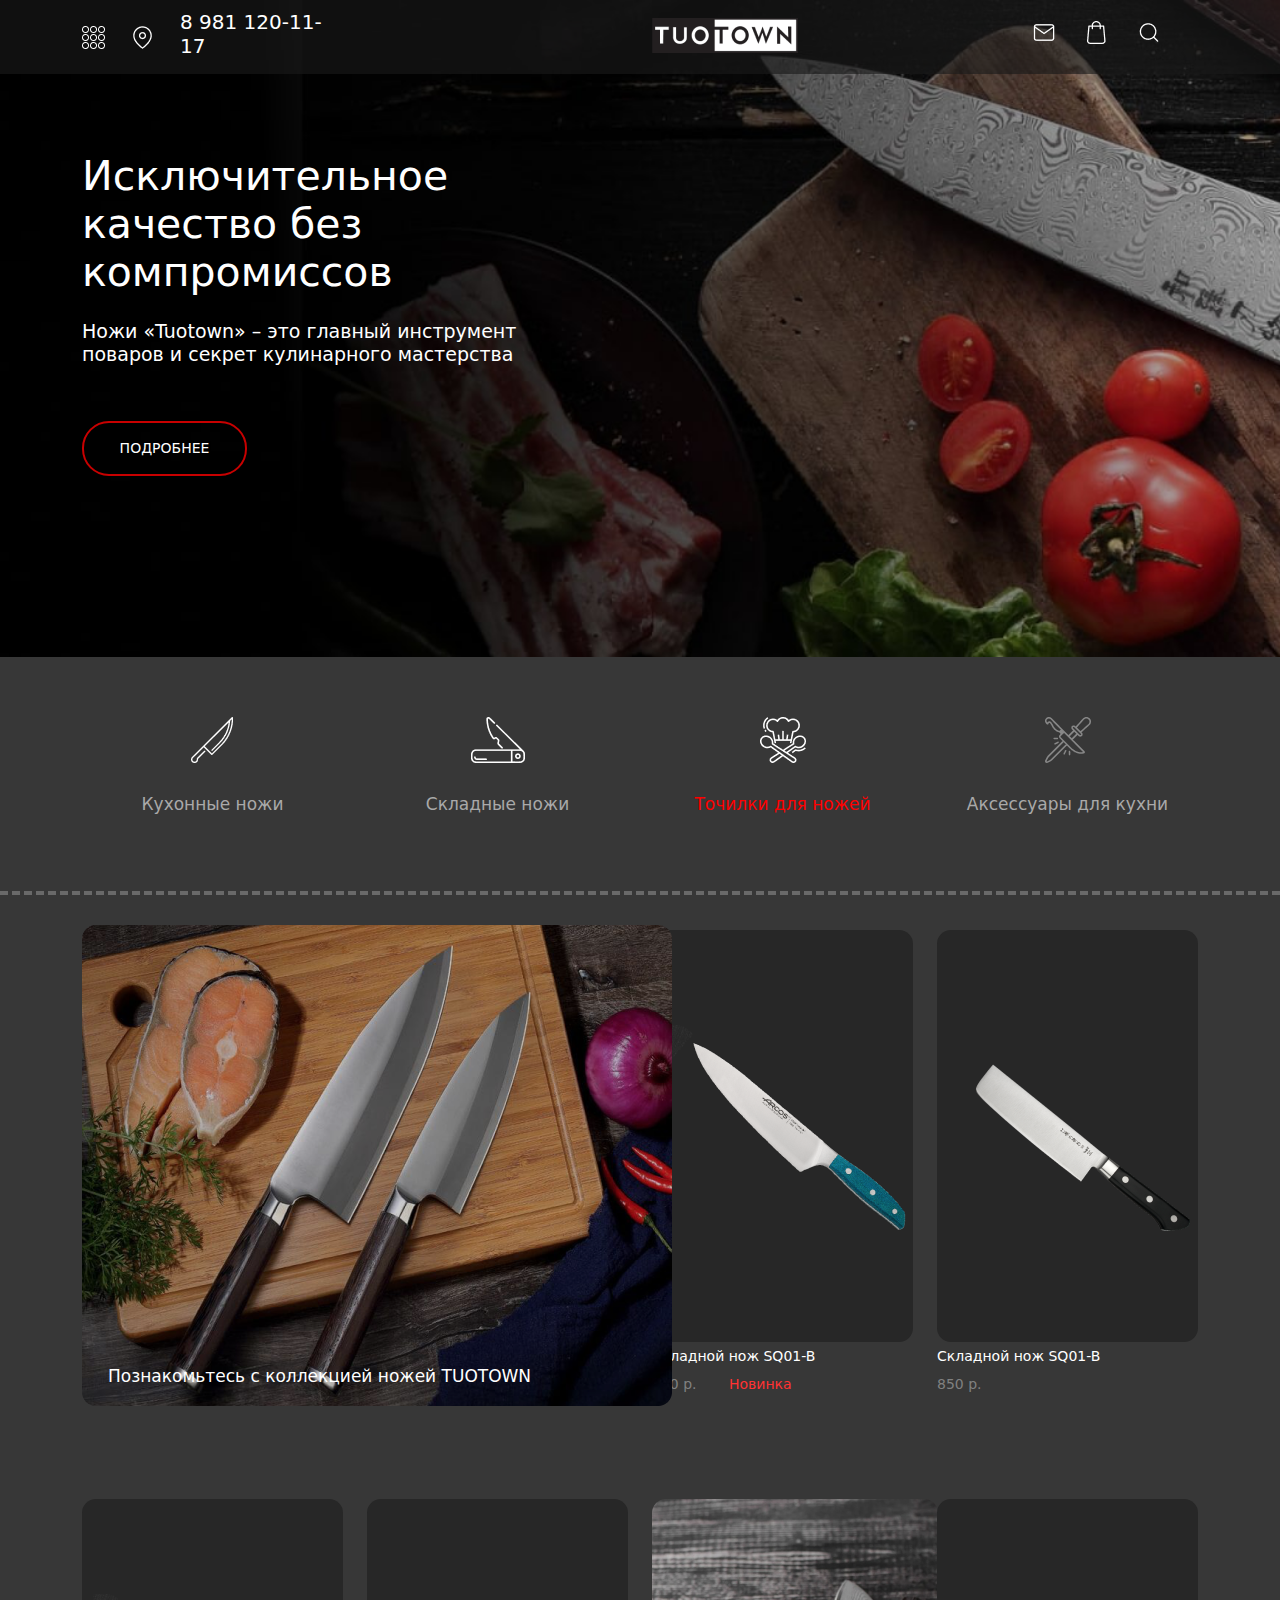
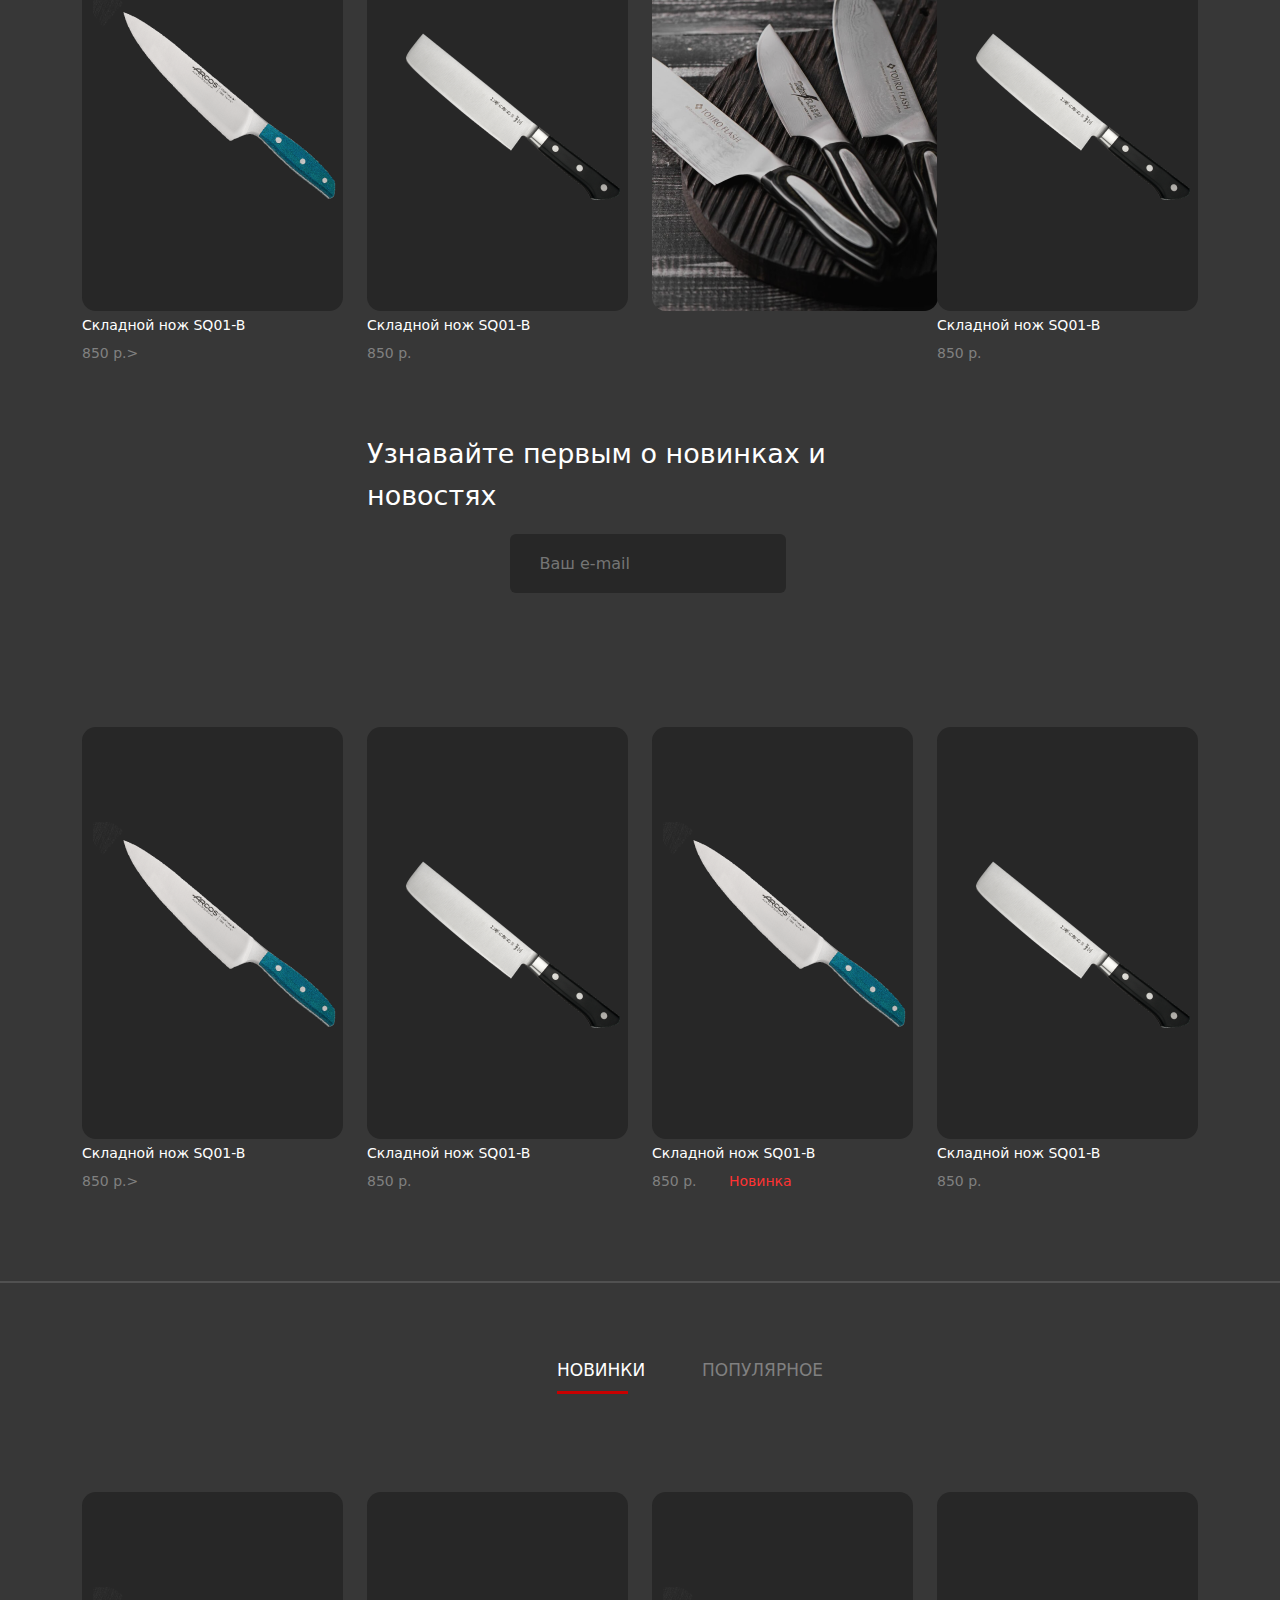
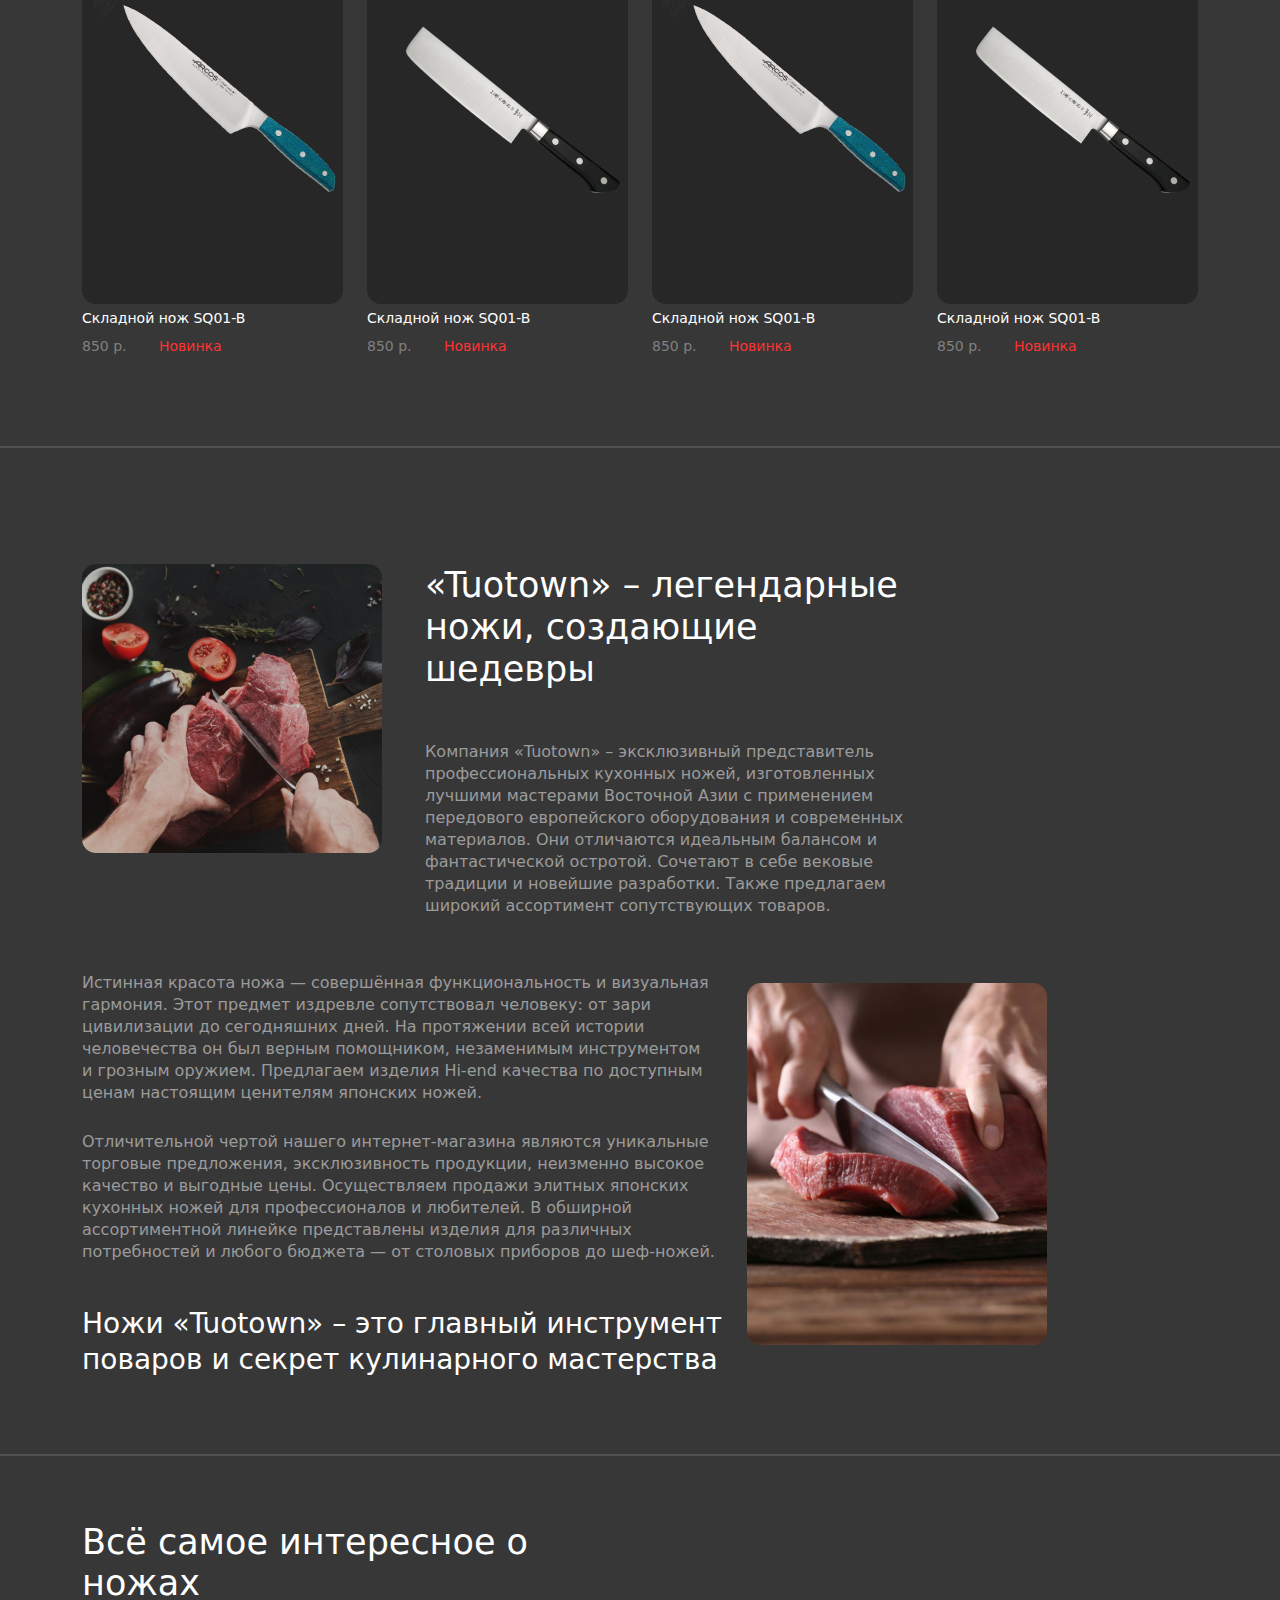
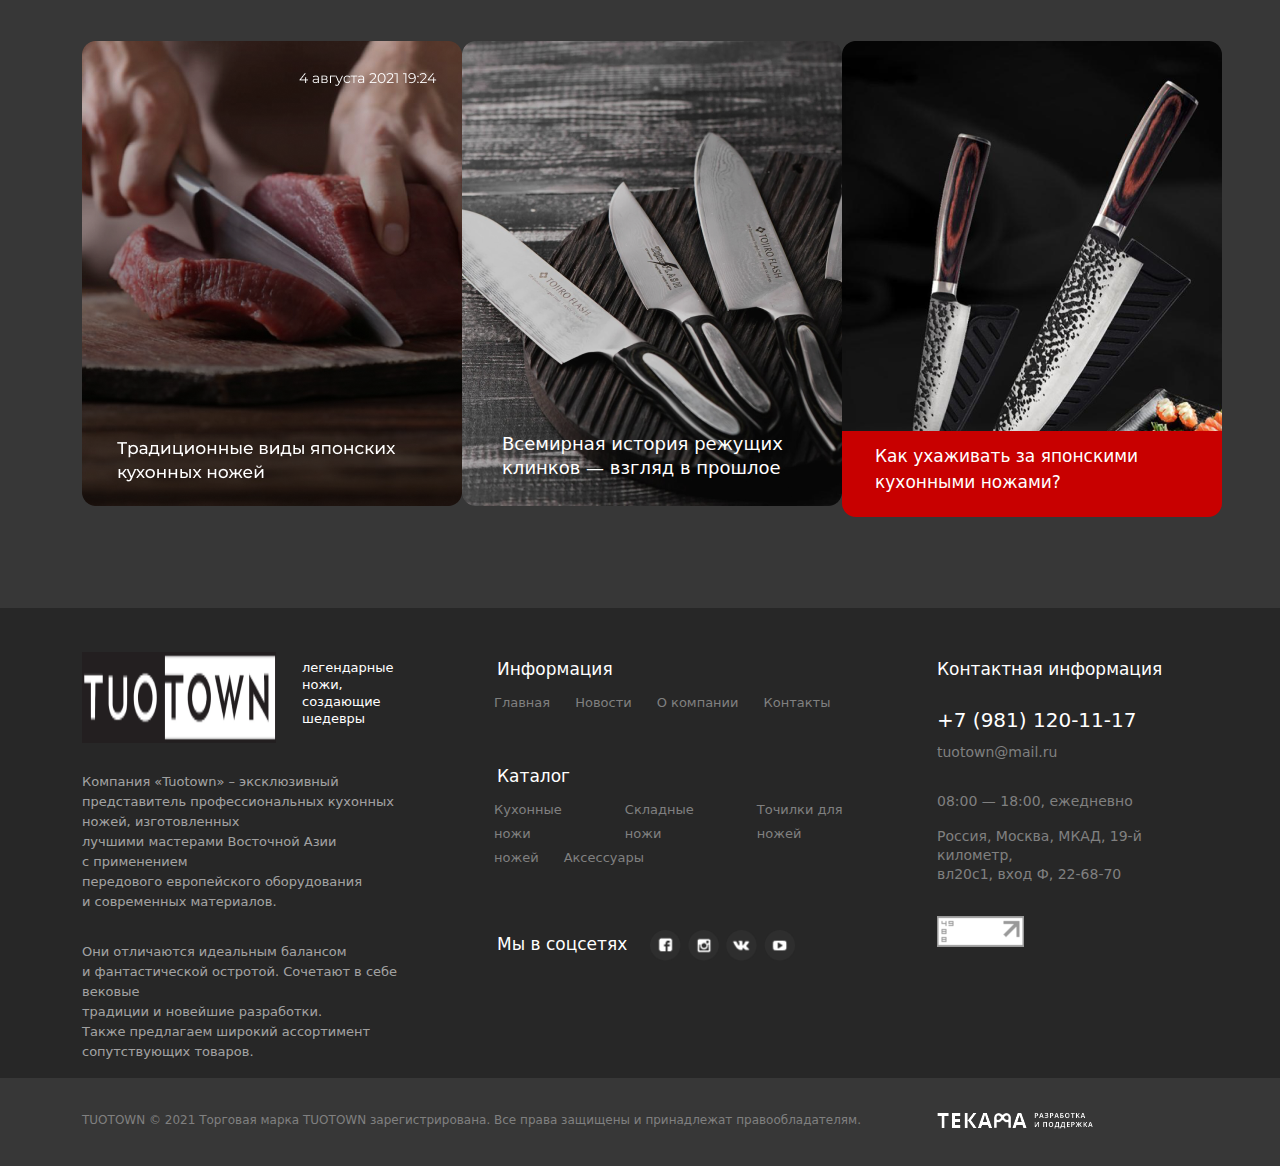
<file: exam/index.html>
<!DOCTYPE html>
<html lang="en">

<head>
    <meta charset="UTF-8">
    <meta http-equiv="X-UA-Compatible" content="IE=edge">
    <meta name="viewport" content="width=device-width, initial-scale=1.0">
    <link rel="stylesheet" href="./style.css">
    <link rel="stylesheet" href="https://cdn.jsdelivr.net/npm/bootstrap@5.2.2/dist/css/bootstrap.min.css">
    <link rel="preconnect" href="https://fonts.googleapis.com">
    <link rel="preconnect" href="https://fonts.gstatic.com" crossorigin>
    <link rel="preconnect" href="https://fonts.googleapis.com">
    <link rel="preconnect" href="https://fonts.googleapis.com">
    <link rel="preconnect" href="https://fonts.gstatic.com" crossorigin>
    <link href="https://fonts.googleapis.com/css2?family=Montserrat:wght@400;500;600&display=swap" rel="stylesheet">
    <link rel="stylesheet" href="https://cdnjs.cloudflare.com/ajax/libs/font-awesome/6.2.1/css/all.min.css">
    <link rel="icon" href="./img/ali.jpg" type="image/x-icon">
    <title>Exam</title>
</head>

<body>
    <header>
        <nav>
            <div class="container">
                <div class="row justify-content-between">
                    <div class="col-3 d-flex align-items-center">
                        <img class="nav1" src="./img/nav1.png" alt="">
                        <img class="nav1" src="./img/map pin.png" alt="">
                        <p class="nomer">8 981 120-11-17</p>
                    </div>
                    <div class="col-1">
                        <img class="logo" src="./img/logo.png" alt="">
                    </div>
                    <div id="logos" class="col-2">
                        <img class="navlogo" src="./img/nav4.png" alt="">
                        <img class="navlogo" src="./img/nav3.png" alt="">
                        <img class="navlogo" src="./img/nav5.png" alt="">
                    </div>
                </div>
            </div>
        </nav>
        <div class="hard">
            <div class="container">
                <div class="row">
                    <div class="col-5">
                        <h1 class="hardp">Исключительное качество без компромиссов</h1>
                        <p class="hardh">Ножи «Tuotown» – это главный инструмент <br> поваров и секрет кулинарного
                            мастерства</p>
                        <button class="hardb">ПОДРОБНЕЕ</button>
                    </div>
                </div>
            </div>
        </div>
    </header>
    <!------------------------------------------------------------- header end------------------------------------------------- -->
    <!------------------------------------------------------------- section1 start------------------------------------------------- -->
    <section class="section1">
        <div class="container">
            <div class="row">
                <div class="col-3">
                    <div class="cardp">
                        <img class="pichoq" src="./img/pichoq1.png" alt="">
                        <p class="cardp_p">Кухонные ножи</p>
                    </div>
                </div>
                <div class="col-3">
                    <div class="cardp">
                        <img class="pichoq" src="./img/pichoq2.png" alt="">
                        <p class="cardp_p">Складные ножи</p>
                    </div>
                </div>
                <div class="col-3">
                    <div class="cardp">
                        <img class="pichoq" src="./img/pichoq3.png" alt="">
                        <p id="car" class="cardp_p">Точилки для ножей</p>
                    </div>
                </div>
                <div class="col-3">
                    <div class="cardp">
                        <img class="pichoq" src="./img/pichoq4.png" alt="">
                        <p class="cardp_p">Аксессуары для кухни</p>
                    </div>
                </div>
            </div>
        </div>
        <hr class="zzz">
        <div class="cardsi">
            <div class="container">
                <div class="row justify-content-center">
                    <div class="col-6">
                        <div class="cardl">
                            <img class="card1" src="./img/card1.png" alt="">
                            <p class="card1_p">Познакомьтесь с коллекцией ножей TUOTOWN</p>
                        </div>

                    </div>
                    <div class="col-3">
                        <div class="cardx">
                            <img class="pich1" src="./img/pich1.png" alt="">
                        </div>
                        <p class="carda_p">Складной нож SQ01-B</p>
                        <p class="uf">850 р. <span class="qizil">Новинка</span></p>
                    </div>
                    <div class="col-3">
                        <div class="cardx">
                            <img class="pich2" src="./img/pich2.png" alt="">
                        </div>
                        <p class="carda_p">Складной нож SQ01-B</p>
                        <p class="uf">850 р.</p>
                    </div>
                    <div class="col-3">
                        <div class="cardx">
                            <img class="pich1" src="./img/pich1.png" alt="">
                        </div>
                        <p class="carda_p">Складной нож SQ01-B</p>
                        <p class="uf">850 р.></p>
                    </div>
                    <div class="col-3">
                        <div class="cardx">
                            <img class="pich2" src="./img/pich2.png" alt="">
                        </div>
                        <p class="carda_p">Складной нож SQ01-B</p>
                        <p class="uf">850 р.</p>
                    </div>
                    <div class="col-3">
                        <img class="tayor" src="./img/tayor.png" alt="">
                    </div>
                    <div class="col-3">
                        <div class="cardx">
                            <img class="pich2" src="./img/pich2.png" alt="">
                        </div>
                        <p class="carda_p">Складной нож SQ01-B</p>
                        <p class="uf">850 р.</p>
                    </div>
                    <div class="col-6">
                        <h1 class="uzun">Узнавайте первым о новинках и новостях</h1>
                    </div>

                </div>
                <div class="row justify-content-center">
                    <div class="col-3">
                        <input class="qora" type="email" placeholder="Ваш e-mail">
                    </div>
                </div>
                <div class="row">
                    <div class="col-3">
                        <div class="cardx">
                            <img class="pich1" src="./img/pich1.png" alt="">
                        </div>
                        <p class="carda_p">Складной нож SQ01-B</p>
                        <p class="uf">850 р.></p>
                    </div>
                    <div class="col-3">
                        <div class="cardx">
                            <img class="pich2" src="./img/pich2.png" alt="">
                        </div>
                        <p class="carda_p">Складной нож SQ01-B</p>
                        <p class="uf">850 р.</p>
                    </div>
                    <div class="col-3">
                        <div class="cardx">
                            <img class="pich1" src="./img/pich1.png" alt="">
                        </div>
                        <p class="carda_p">Складной нож SQ01-B</p>
                        <p class="uf">850 р. <span class="qizil">Новинка</span></p>
                    </div>
                    <div class="col-3">
                        <div class="cardx">
                            <img class="pich2" src="./img/pich2.png" alt="">
                        </div>
                        <p class="carda_p">Складной нож SQ01-B</p>
                        <p class="uf">850 р.</p>
                    </div>
                </div>
            </div>
        </div>
        <hr id="ehh" class="endi">
    </section>
    <!------------------------------------------------------------- section1 end------------------------------------------------- -->
    <!------------------------------------------------------------- section2 start------------------------------------------------- -->
    <section class="section2">
        <div class="container">
            <div class="row justify-content-center">
                <div class="col-1">
                    <h1 class="bootom">НОВИНКИ</h1>
                </div>
                <div class="col-1">
                    <p class="po">ПОПУЛЯРНОЕ</p>
                </div>
            </div>
            <div class="row">
                <div class="col-3">
                    <div class="cardx">
                        <img class="pich1" src="./img/pich1.png" alt="">
                    </div>
                    <p class="carda_p">Складной нож SQ01-B</p>
                    <p class="uf">850 р. <span class="qizil">Новинка</span></p>
                </div>
                <div class="col-3">
                    <div class="cardx">
                        <img class="pich2" src="./img/pich2.png" alt="">
                    </div>
                    <p class="carda_p">Складной нож SQ01-B</p>
                    <p class="uf">850 р. <span class="qizil">Новинка</span></p>
                </div>
                <div class="col-3">
                    <div class="cardx">
                        <img class="pich1" src="./img/pich1.png" alt="">
                    </div>
                    <p class="carda_p">Складной нож SQ01-B</p>
                    <p class="uf">850 р. <span class="qizil">Новинка</span></p>
                </div>
                <div class="col-3">
                    <div class="cardx">
                        <img class="pich2" src="./img/pich2.png" alt="">
                    </div>
                    <p class="carda_p">Складной нож SQ01-B</p>
                    <p class="uf">850 р. <span class="qizil">Новинка</span></p>
                </div>
            </div>
        </div>
        <hr id="ehh" class="endi">
    </section>
    <!------------------------------------------------------------- section2 end------------------------------------------------- -->
    <!------------------------------------------------------------- section3 start------------------------------------------------- -->
    <section class="section3">
        <div class="container">
            <div class="row">
                <div class="col-3">
                    <img class="uff" src="./img/uff.png" alt="">
                </div>
                `<div class="col-6">
                    <h1 class="too">«Tuotown» – легендарные ножи, создающие шедевры</h1>
                    <p class="to">Компания «Tuotown» – эксклюзивный представитель профессиональных кухонных ножей,
                        изготовленных лучшими мастерами Восточной Азии с применением передового европейского
                        оборудования и современных материалов. Они отличаются идеальным балансом и фантастической
                        остротой. Сочетают в себе вековые традиции и новейшие разработки. Также предлагаем широкий
                        ассортимент сопутствующих товаров.</p>
                </div>
            </div>
            <div class="row">
                <div class="col-7">
                    <p class="so">Истинная красота ножа — совершённая функциональность и визуальная гармония. Этот
                        предмет издревле сопутствовал человеку: от зари цивилизации до сегодняшних дней. На протяжении
                        всей истории человечества он был верным помощником, незаменимым инструментом и грозным оружием.
                        Предлагаем изделия Hi-end качества по доступным ценам настоящим ценителям японских ножей.</p>
                    <p class="soo">Отличительной чертой нашего интернет-магазина являются уникальные торговые
                        предложения, эксклюзивность продукции, неизменно высокое качество и выгодные цены. Осуществляем
                        продажи элитных японских кухонных ножей для профессионалов и любителей. В обширной
                        ассортиментной линейке представлены изделия для различных потребностей и любого бюджета —
                        от столовых приборов до шеф-ножей.</p>
                    <h1 class="soooo">Ножи «Tuotown» – это главный инструмент <br> поваров и секрет кулинарного
                        мастерства</h1>
                </div>
                <div class="col-5">
                    <img class="ufff" src="./img/uff2.png" alt="">
                </div>
            </div>
        </div>
        <hr class="endi">
    </section>
    <!------------------------------------------------------------- section3 end------------------------------------------------- -->
    <!------------------------------------------------------------- section4 start------------------------------------------------- -->
    <section class="section4">
        <div class="container">
            <div class="row">
                <div class="col-6">
                    <h1 class="vse">Всё самое интересное о ножах</h1>
                </div>
            </div>
            <div class="row">
                <div class="col-4">
                    <img class="ta1" src="./img/ta1.png" alt="">
                </div>
                <div class="col-4">
                    <div class="cart">
                        <img src="./img/ta2.png" alt="">
                        <p class="ul">Всемирная история режущих <br> клинков — взгляд в прошлое</p>
                    </div>
                </div>
                <div class="col-4">
                    <div class="cart">
                        <img src="./img/ta3.png" alt="">
                        <p style="font-weight: 500; width: 380px; font-size: 17px; padding: 13px 39px 22px 33px; background: #C80000; border-radius: 0px 0px 14px 14px; color: #FFFFFF; position: relative; top: -75px; left: 0px;
                        ">Как ухаживать за японскими <br> кухонными ножами?</p>
                    </div>
                </div>
            </div>
        </div>
    </section>
    <!------------------------------------------------------------- section4 end------------------------------------------------- -->
    <!------------------------------------------------------------- footer start------------------------------------------------- -->
    <footer>
        <div class="container">
            <div class="row">
                <div class="col-4">
                    <div style="display: flex; margin-bottom: 29px;" class="kk">
                        <img class="foot1" src="./img/foot1.png" alt="">
                        <p class="footp">легендарные ножи, <br> создающие шедевры</p>
                    </div>

                    <p class="footg">Компания «Tuotown» – эксклюзивный представитель профессиональных кухонных ножей,
                        изготовленных <br> лучшими мастерами Восточной Азии с применением <br> передового европейского
                        оборудования <br> и современных материалов.</p>
                    <p class="footg2">
                        Они отличаются идеальным балансом <br> и фантастической остротой. Сочетают в себе вековые <br>
                        традиции
                        и новейшие разработки. <br> Также предлагаем широкий ассортимент <br> сопутствующих товаров.</p>
                </div>
                <div class="col-5">
                    <h1 class="inf">Информация</h1>
                    <ul class="list">
                        <li class="list_item">Главная</li>
                        <li class="list_item">Новости</li>
                        <li class="list_item">О компании </li>
                        <li class="list_item">Контакты</li>
                    </ul>
                    <h1 class="inf">Каталог</h1>
                    <ul class="list">
                        <li class="list_item">Кухонные ножи</li>
                        <li class="list_item">Складные ножи</li>
                        <li class="list_item">Точилки для ножей</li>
                    </ul>
                    <ul class="list">
                        <li class="list_item"> ножей</li>
                        <li class="list_item">Аксессуары</li>
                    </ul>
                    <div style="display: flex;" class="fff">
                        <h1 id="yy" class="inf">Мы в соцсетях</h1>
                        <img style="width: 31px; height: 31px; margin-top: 60px; margin-right: 7px;"
                            src="./img/foot2.png" alt="">
                        <img style="width: 31px; height: 31px; margin-top: 60px; margin-right: 7px;"
                            src="./img/foot4.png" alt="">
                        <img style="width: 31px; height: 31px; margin-top: 60px; margin-right: 7px;"
                            src="./img/foot3.png" alt="">
                        <img style="width: 31px; height: 31px; margin-top: 60px; margin-right: 7px;"
                            src="./img/foot5.png" alt="">
                    </div>
                </div>
                <div class="col-3">
                    <h1 class="kon">Контактная информация</h1>
                    <h1 class="teli">+7 (981) 120-11-17</h1>
                    <p class="email">tuotown@mail.ru</p>
                    <p class="vaqt">08:00 — 18:00, ежедневно</p>
                    <p class="iiii">Россия, Москва, МКАД, 19-й километр, <br>
                        вл20с1, вход Ф, 22-68-70</p>
                    <img src="./img/foot6.png" alt="">
                </div>
            </div>
        </div>
    </footer>
    <!------------------------------------------------------------- footer end------------------------------------------------- -->
    <!------------------------------------------------------------- footer2 start------------------------------------------------- -->
    <footer class="footer2">
        <div class="container">
            <div class="row">
                <div class="col-9">
                    <p class="big_text">TUOTOWN © 2021 Торговая марка TUOTOWN зарегистрирована. Все права защищены и принадлежат правообладателям.</p>
                </div>
                <div class="col-1">
                    <img style="margin-top: 34px;" src="./img/end.png" alt="">
                </div>
            </div>
        </div>
    </footer>
    <script src="https://cdn.jsdelivr.net/npm/bootstrap@5.2.2/dist/js/bootstrap.bundle.min.js"></script>
</body>

</html>
</file>
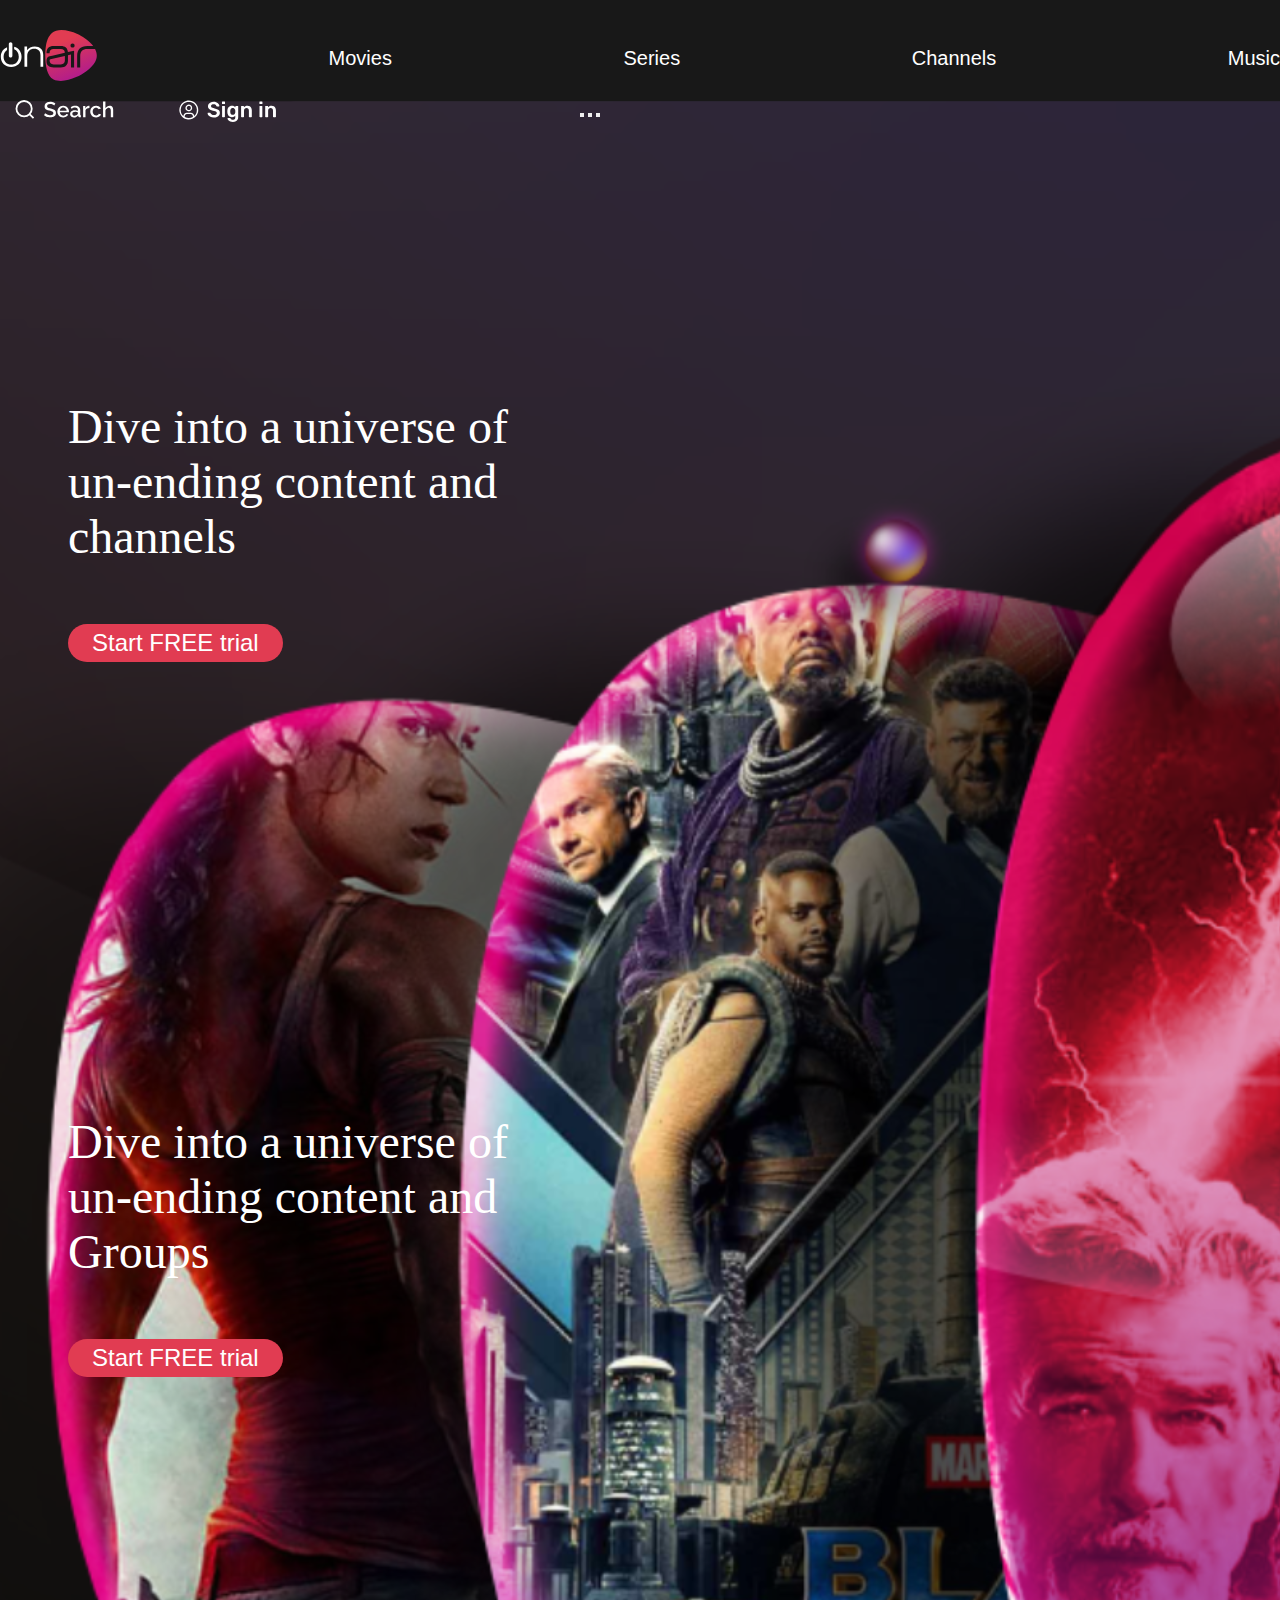
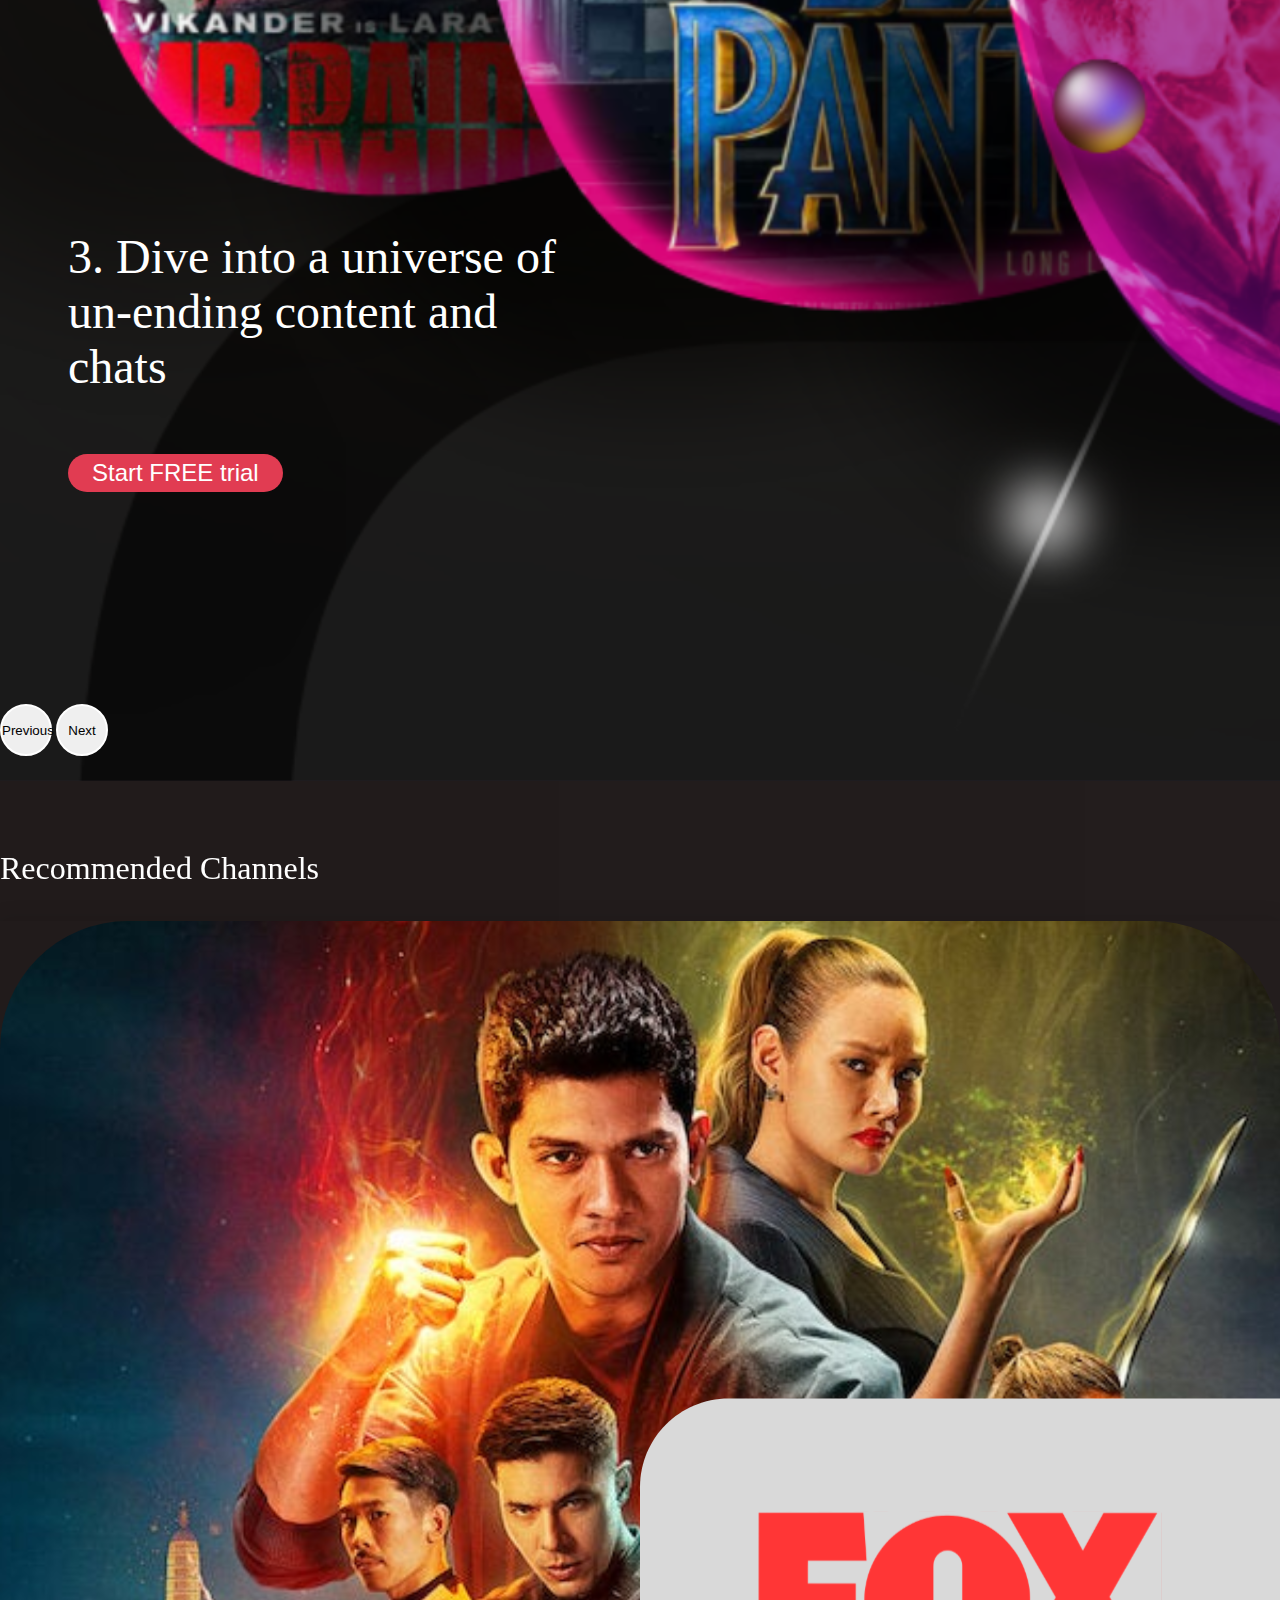
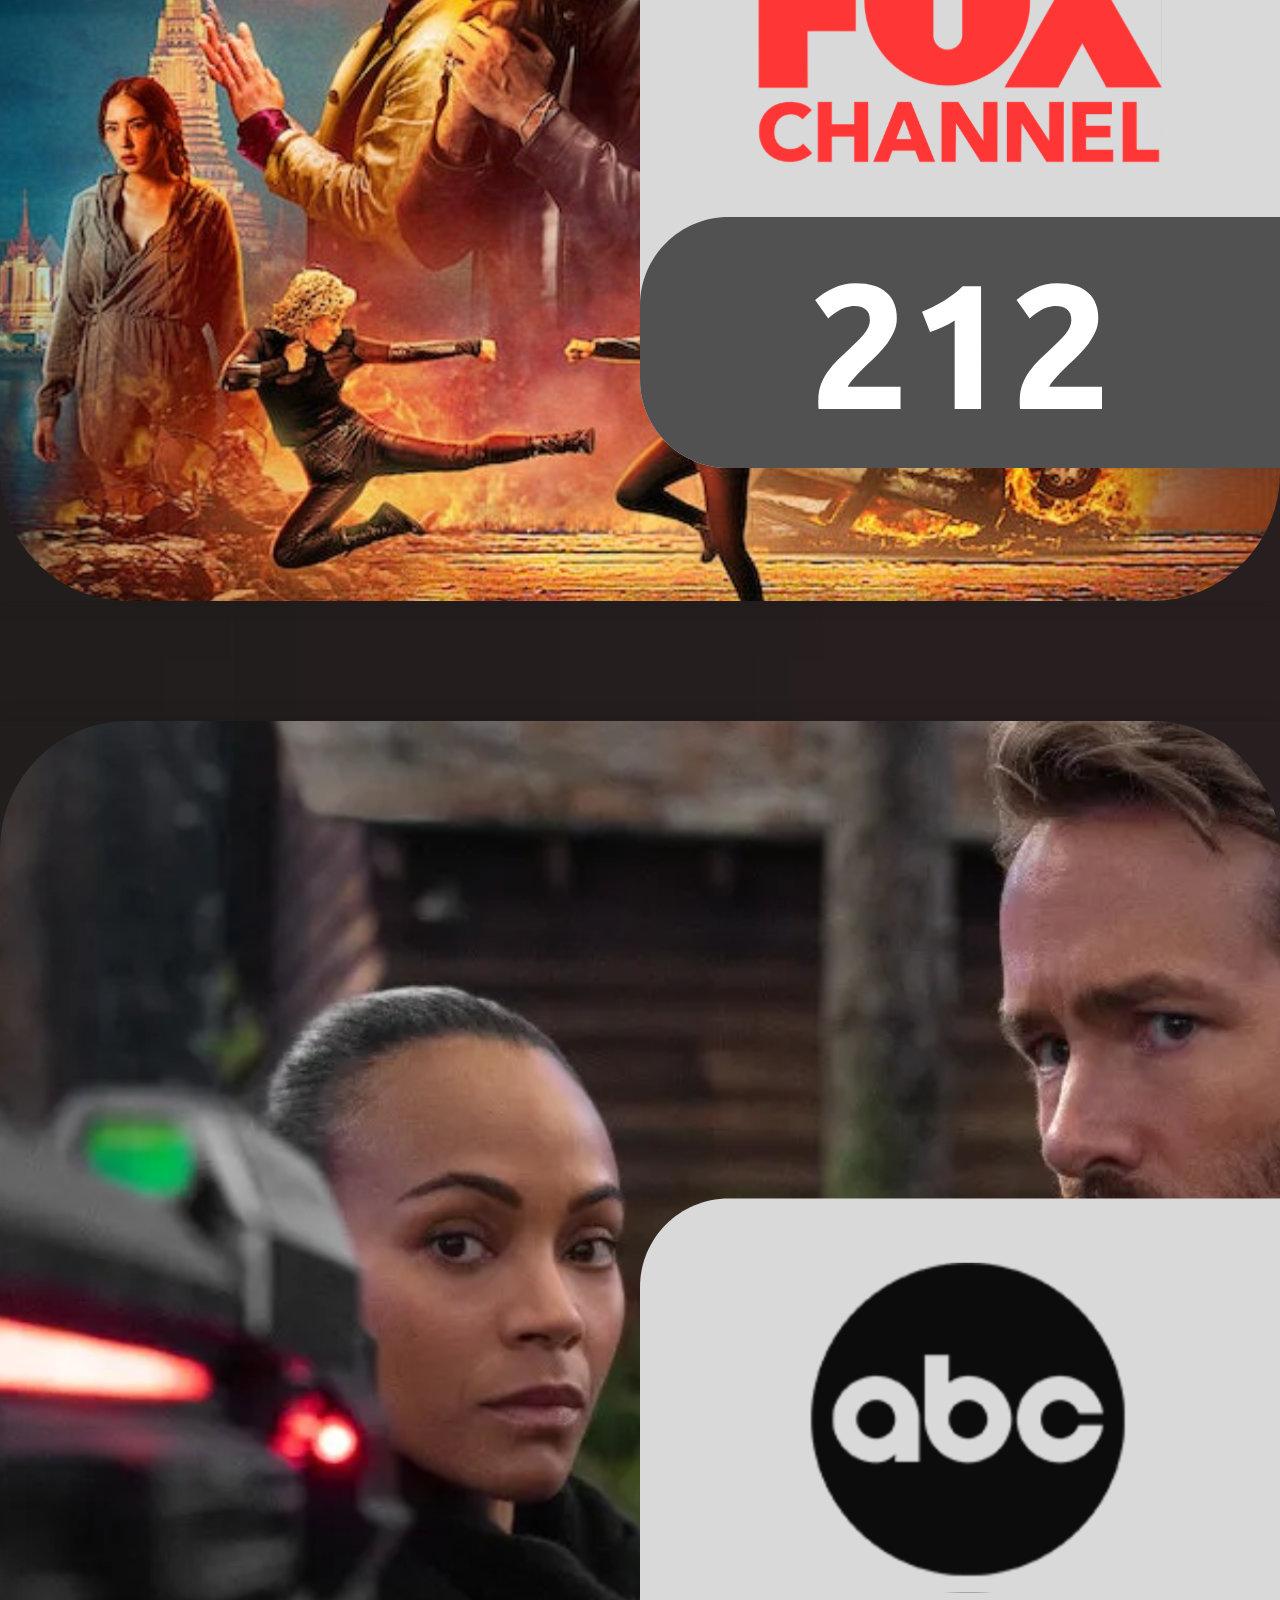
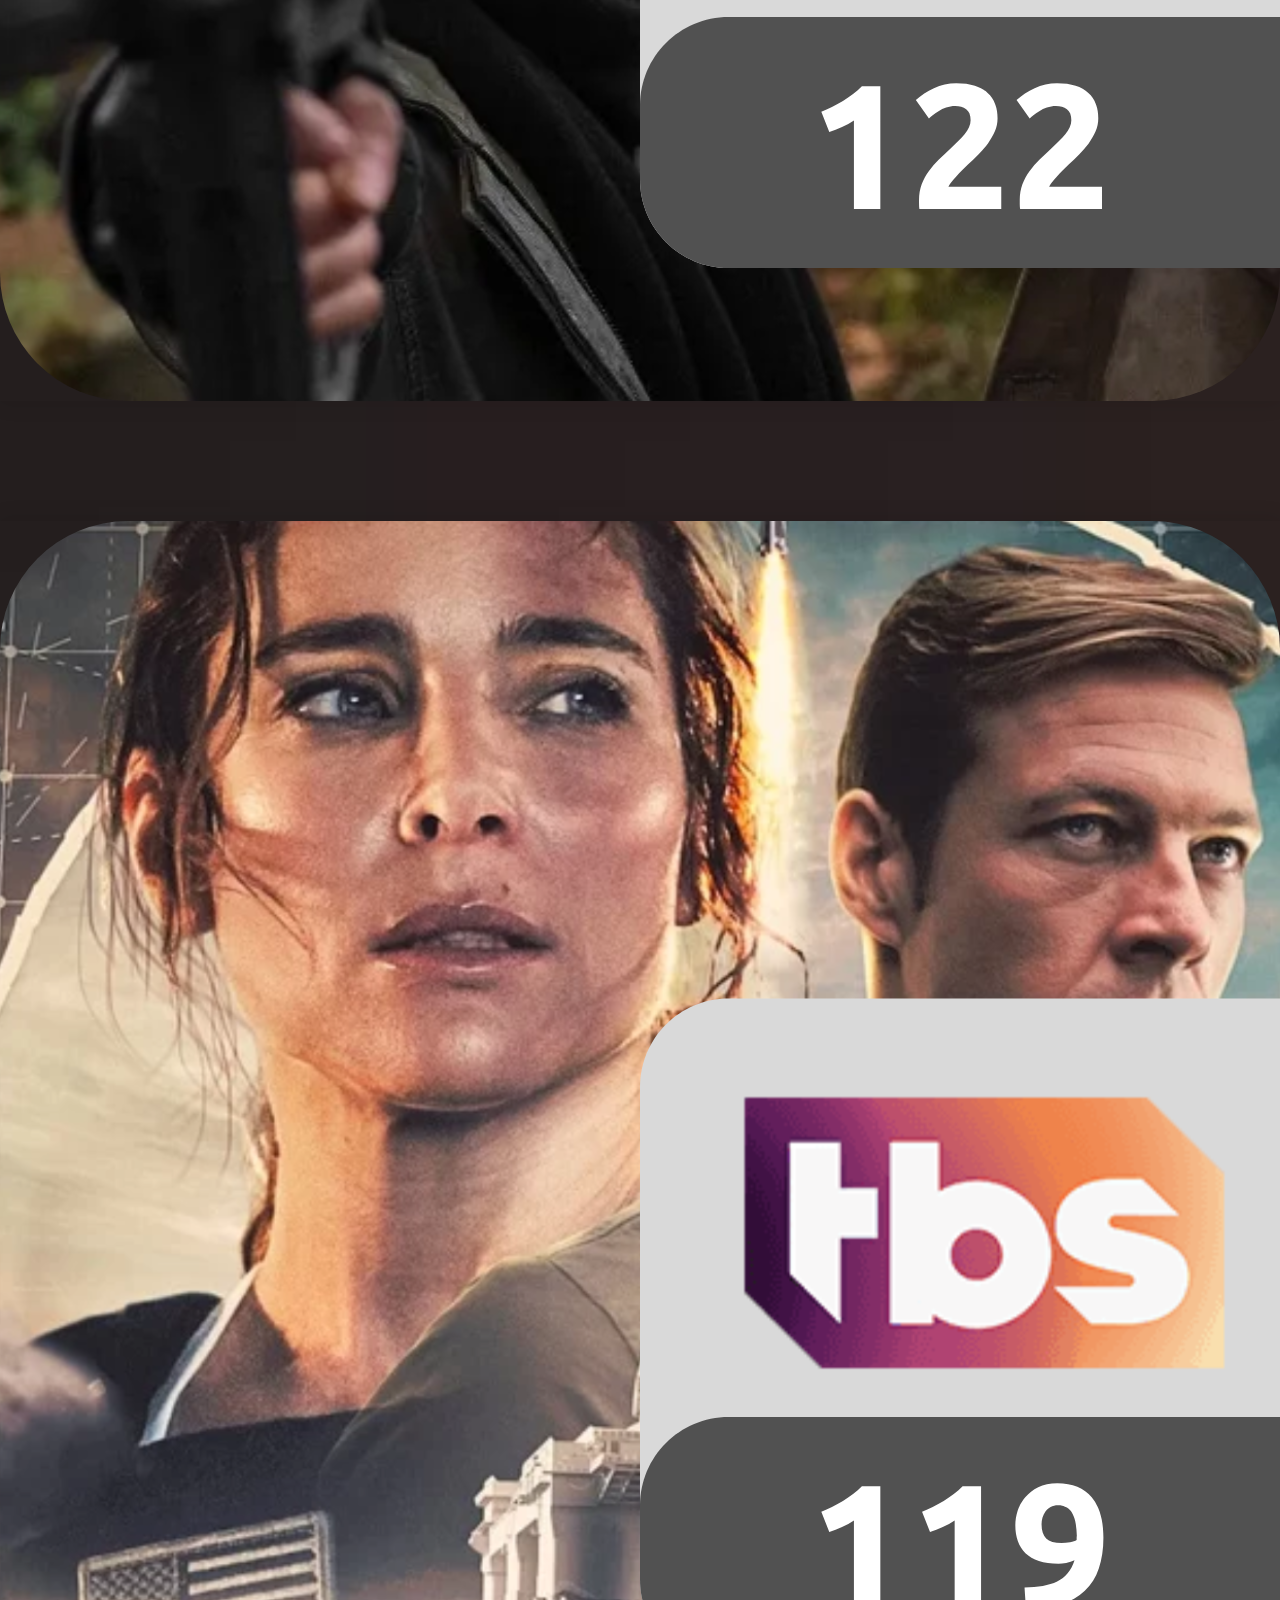
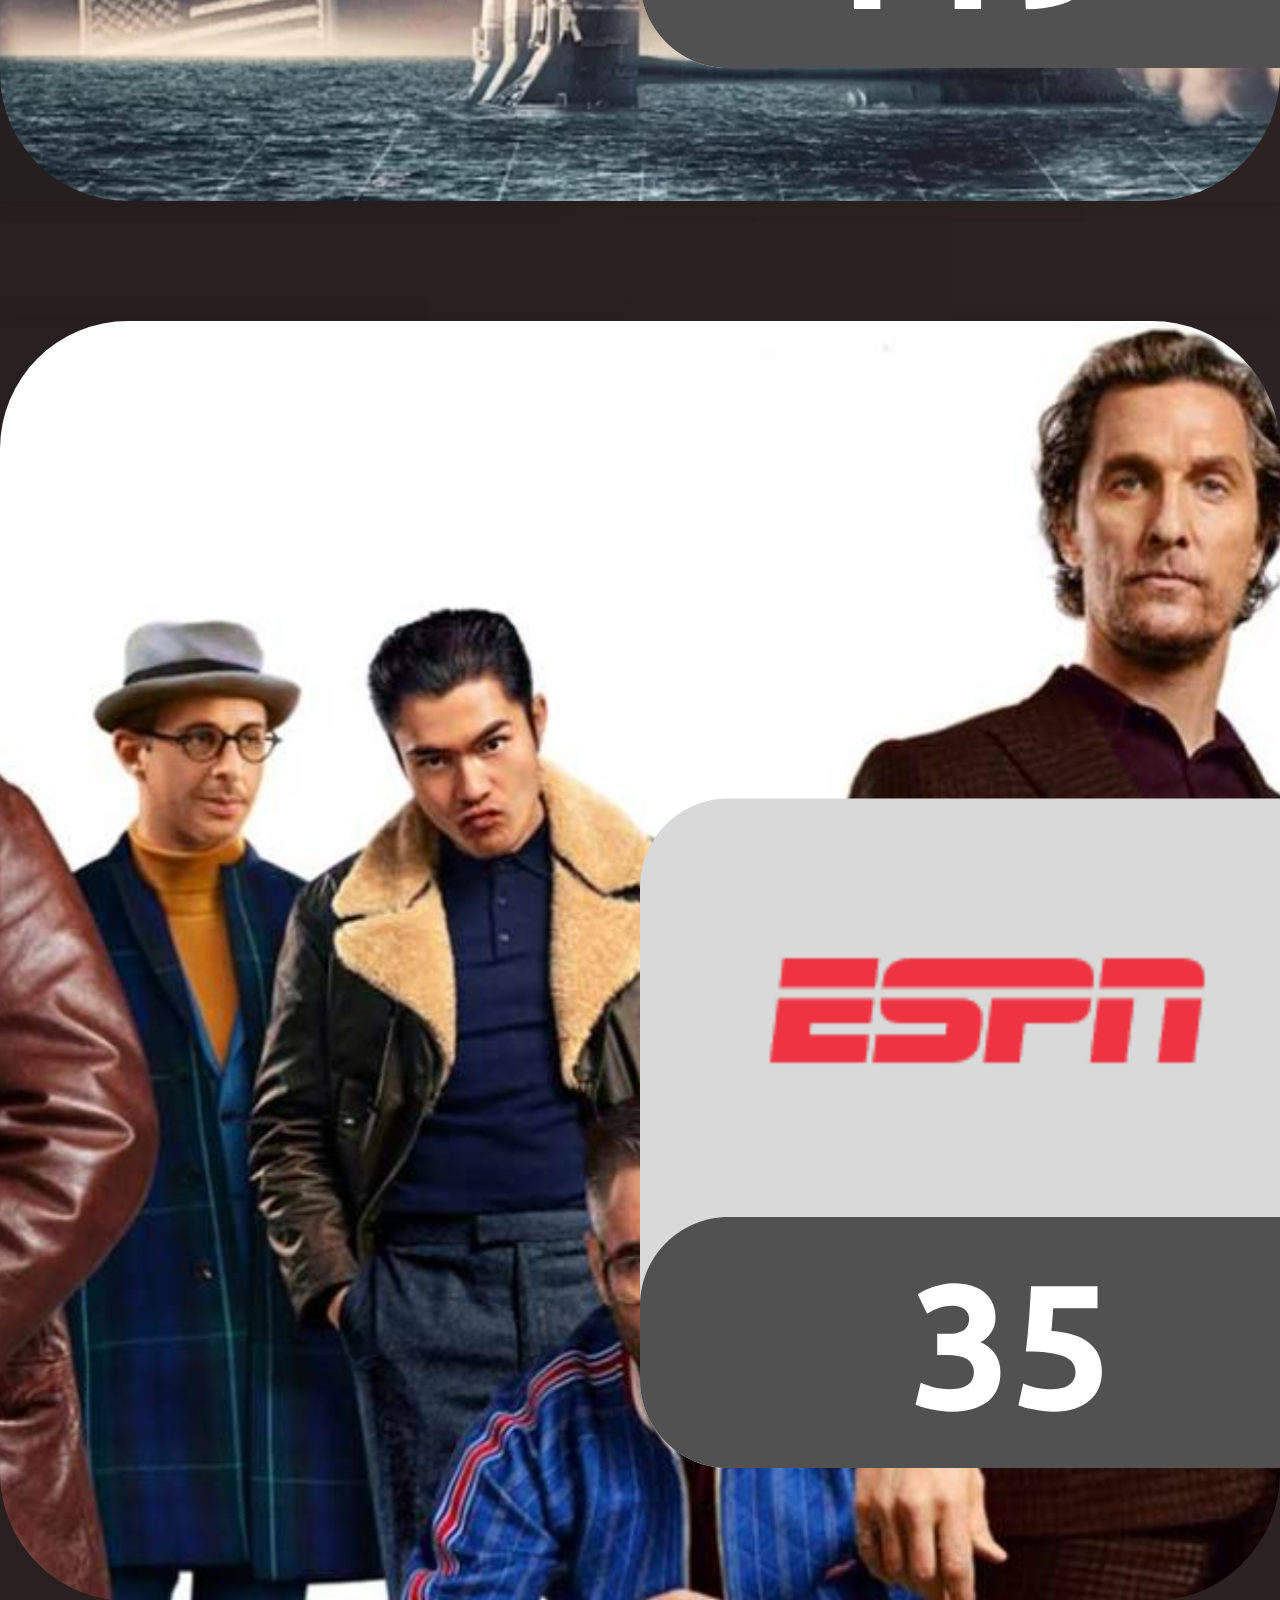
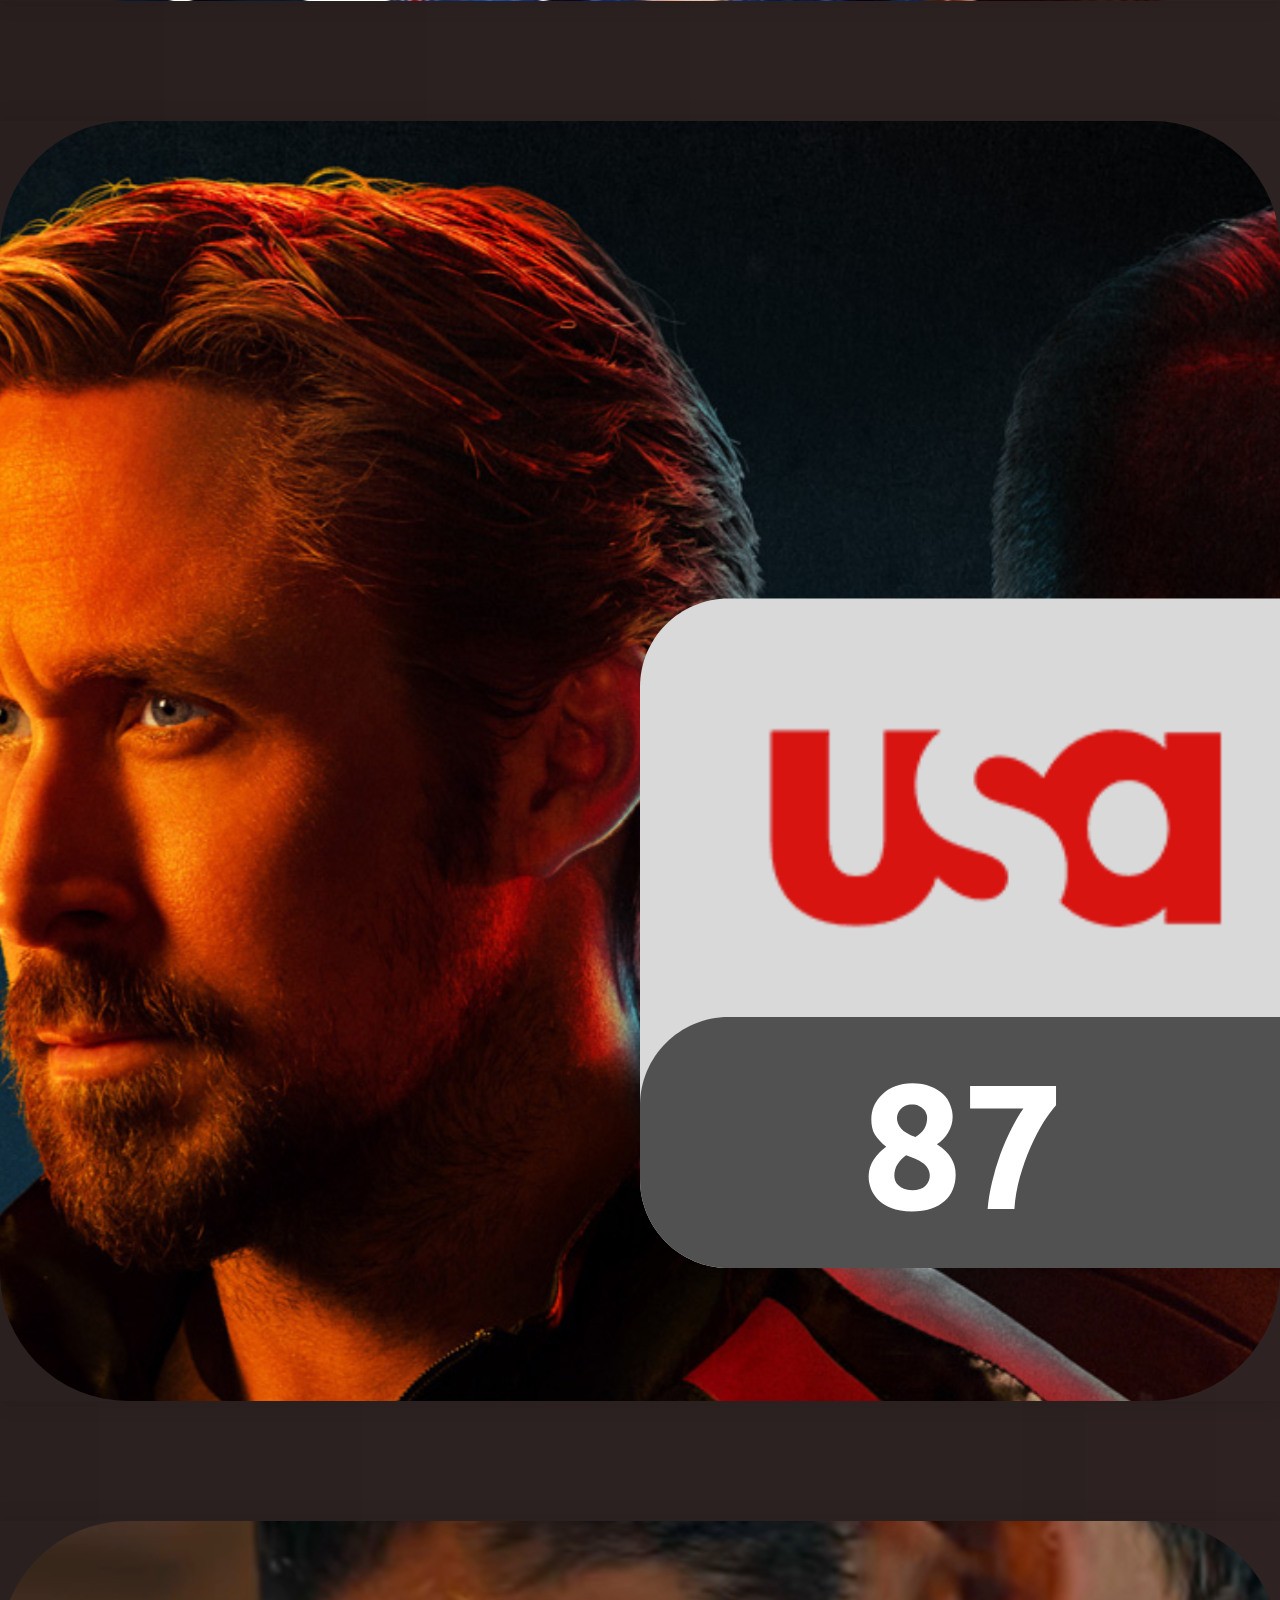
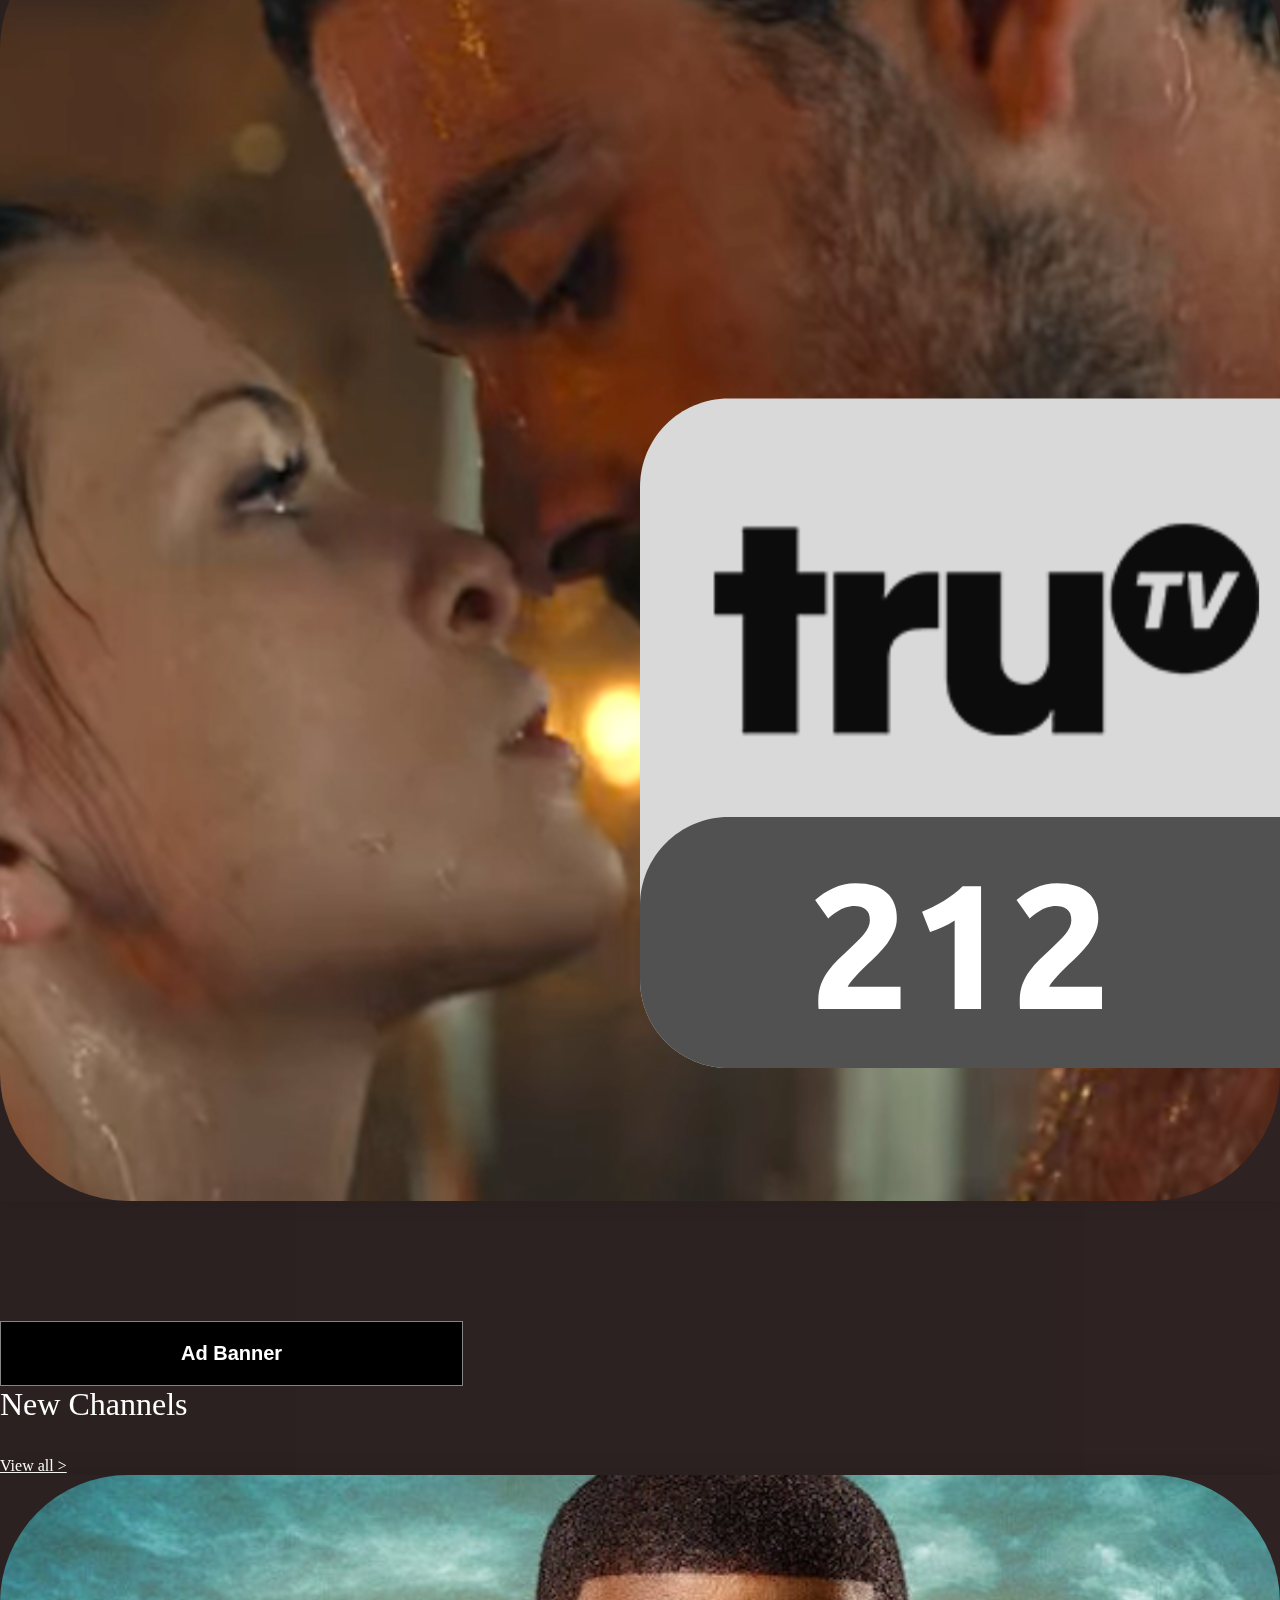
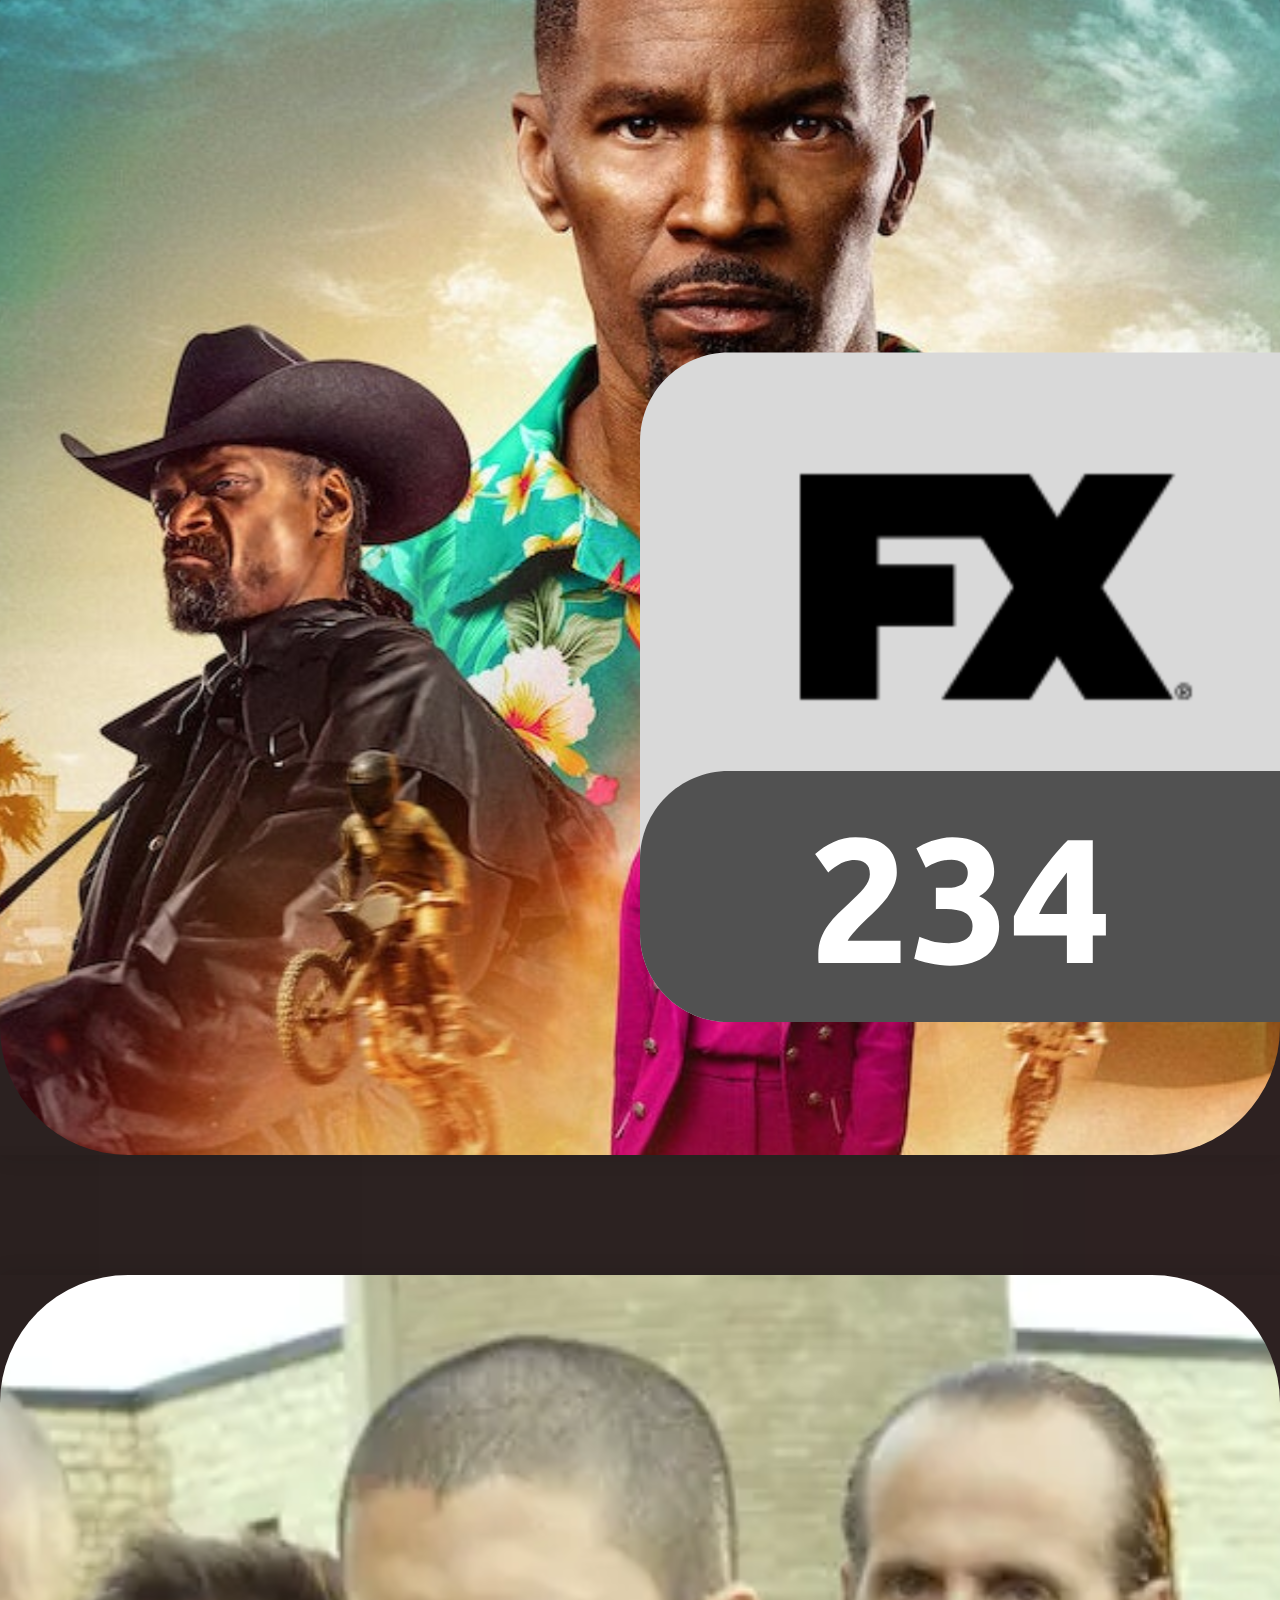
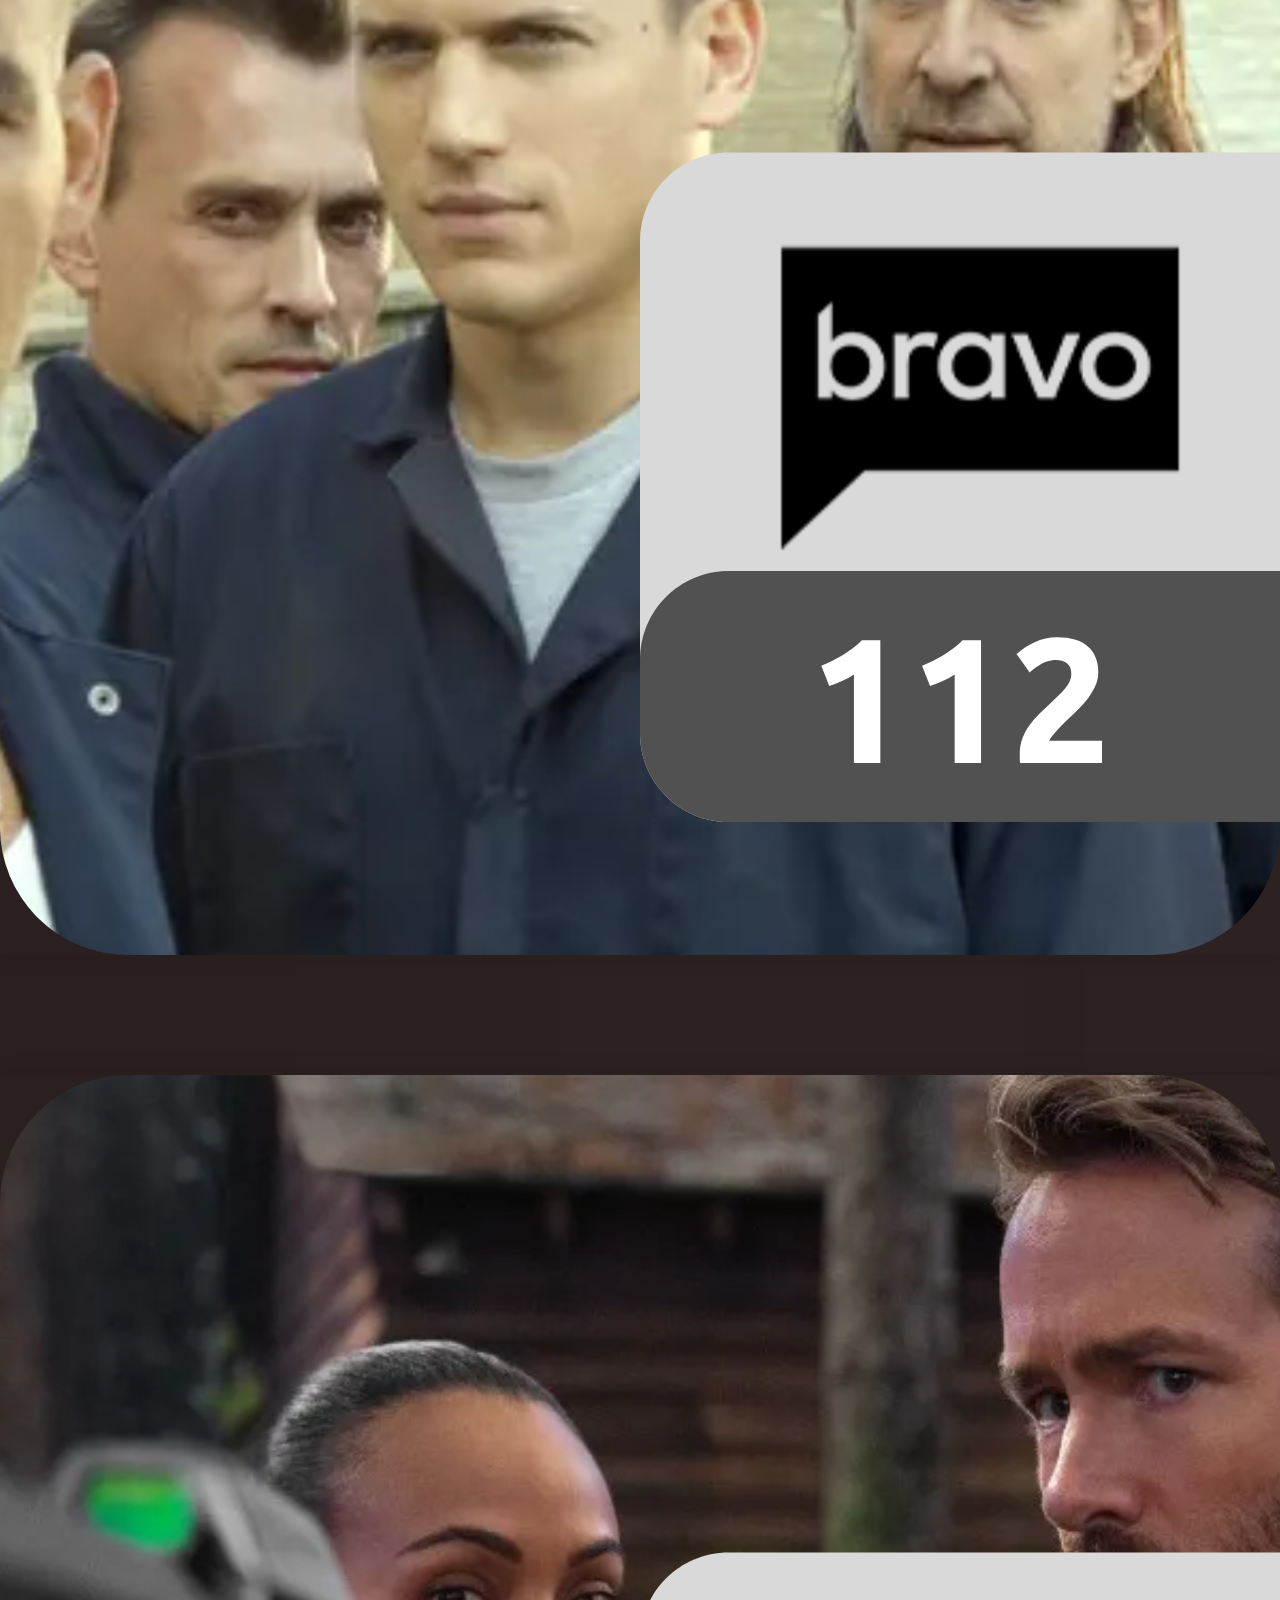
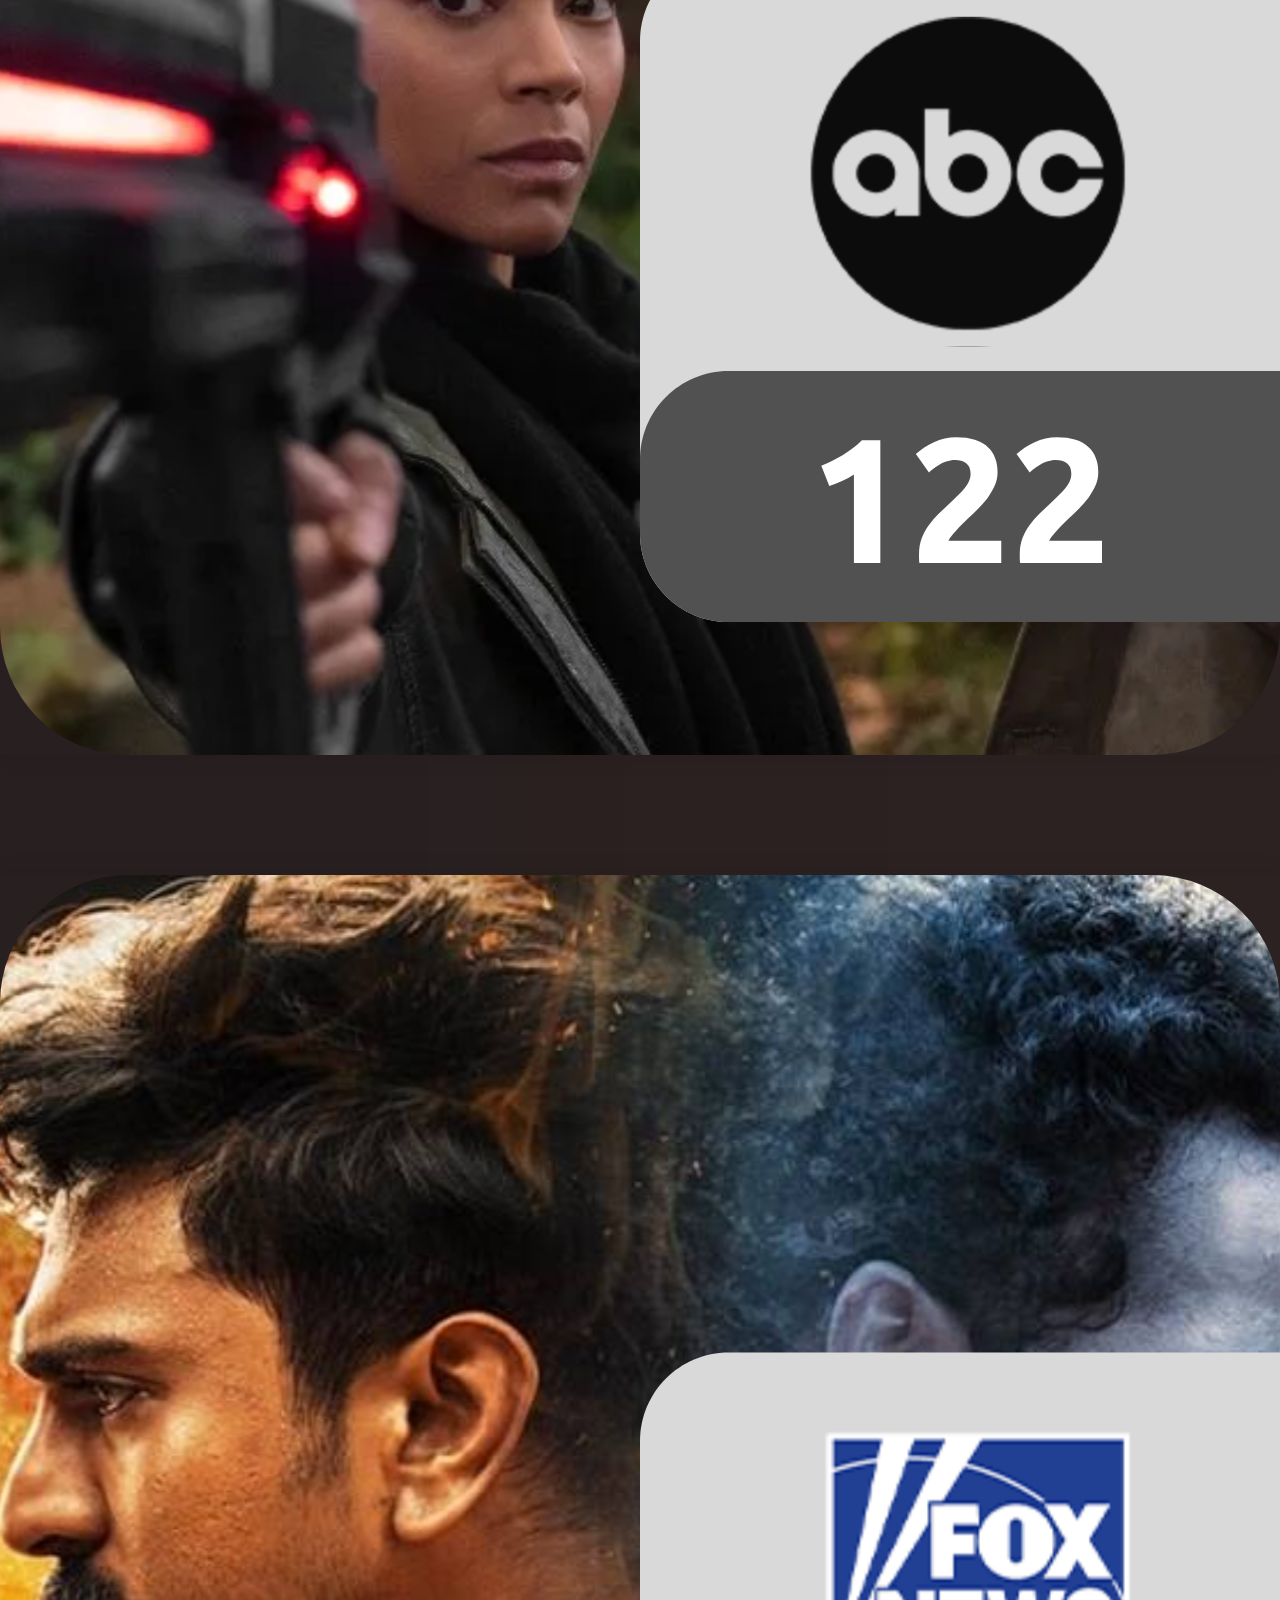
<file: onAir/index.html>
<!doctype html>
<html lang="en">

<head>
    <meta charset="utf-8">
    <meta name="viewport" content="width=device-width, initial-scale=1">
    <title>Bootstrap demo</title>
    <link href="https://cdn.jsdelivr.net/npm/bootstrap@5.3.0-alpha3/dist/css/bootstrap.min.css" rel="stylesheet"
        integrity="sha384-KK94CHFLLe+nY2dmCWGMq91rCGa5gtU4mk92HdvYe+M/SXH301p5ILy+dN9+nJOZ" crossorigin="anonymous">
    <link rel="stylesheet" href="https://cdnjs.cloudflare.com/ajax/libs/font-awesome/6.4.0/css/all.min.css"
        integrity="sha512-iecdLmaskl7CVkqkXNQ/ZH/XLlvWZOJyj7Yy7tcenmpD1ypASozpmT/E0iPtmFIB46ZmdtAc9eNBvH0H/ZpiBw=="
        crossorigin="anonymous" referrerpolicy="no-referrer" />
    <link rel="stylesheet" href="./style.css">
</head>

<body>

    <header>
        <!-- <nav>
            <div class="container">
                <div class="row align-items-center justify-content-between">
                    <div class="col-1">
                        <div class="logo">
                            <img width="100%" src="./image/logo.svg" alt="">
                        </div>
                    </div>
                    <div class="col-4">
                        <ul class="list d-flex align-items-center justify-content-between">
                            <button class="list-item">Movies</button>
                            <button class="list-item">Series</button>
                            <button class="list-item">Channels</button>
                            <button class="list-item">Music</button>
                        </ul>
                    </div>
                    <div class="col-7">
                        <div class="d-flex align-items-center justify-content-end">
                            <div class="d-flex align-items-center justify-content-between">
                                <i class="fa-solid fa-magnifying-glass sign-in fw-bold"></i>
                                <a href="#!" class="sign-in">Search</a>
                            </div>
                            <div class="d-flex align-items-center justify-content-between ml-72">
                                <i class="fa-solid fa-circle-user sign-in"></i>
                                <a href="#!" class="sign-in">Sign in</a>
                            </div>
                        </div>
                    </div>
                </div>
            </div>
        </nav> -->
        <nav>
            <div class="container">
                <div class="row justify-content-between">
                    <div class="col-6">
                        <div class="dis">
                            <div class="lol">
                                <img src="./image/logo.svg" alt="">
                            </div>
                            <button class="item">Movies</button>
                            <button class="item">Series</button>
                            <button class="item">Channels</button>
                            <button class="item">Music</button>
                        </div>
                    </div>
                    <div class="col-3">
                        <div class="pp">
                            <img style="scale: 0.9; margin-top: 10px;" src="./image/ser.svg" alt="">
                        </div>
                    </div>
                </div>
            </div>
        </nav>
        <div id="carouselExampleIndicators" class="carousel slide">
            <div class="carousel-indicators">
                <button type="button" data-bs-target="#carouselExampleIndicators" data-bs-slide-to="0" class="active"
                    aria-current="true" aria-label="Slide 1"></button>
                <button type="button" data-bs-target="#carouselExampleIndicators" data-bs-slide-to="1"
                    aria-label="Slide 2"></button>
                <button type="button" data-bs-target="#carouselExampleIndicators" data-bs-slide-to="2"
                    aria-label="Slide 3"></button>
            </div>
            <div class="carousel-inner">
                <div class="carousel-item active">
                    <h1 class="dive">Dive into a <span class="universe">universe</span> of <br> un-ending content and
                        <br> channels
                    </h1>
                    <button class="free">Start FREE trial</button>
                </div>
                <div class="carousel-item">
                    <h1 class="dive">Dive into a <span class="universe">universe</span> of <br> un-ending content and
                        <br> Groups
                    </h1>
                    <button class="free">Start FREE trial</button>
                </div>
                <div class="carousel-item">
                    <h1 class="dive">3. Dive into a <span class="universe">universe</span> of <br> un-ending content and
                        <br> chats
                    </h1>
                    <button class="free">Start FREE trial</button>
                </div>
            </div>
            <button class="carousel-control-prev" type="button" data-bs-target="#carouselExampleIndicators"
                data-bs-slide="prev">
                <span class="carousel-control-prev-icon" aria-hidden="true"></span>
                <span class="visually-hidden">Previous</span>
            </button>
            <button class="carousel-control-next" type="button" data-bs-target="#carouselExampleIndicators"
                data-bs-slide="next">
                <span class="carousel-control-next-icon" aria-hidden="true"></span>
                <span class="visually-hidden">Next</span>
            </button>
        </div>
    </header>
    <section>
        <div class="container">
            <div class="row">
                <div class="col-12">
                    <h1 class="recommended">Recommended Channels</h1>
                </div>
            </div>

            <div class="row justify-content-between">
                <div class="col-2">
                    <div class="hov">
                        <img src="./image/a1.svg" alt="">
                        <div class="ard-body">
                            <p class="enjoy">Enjoy the best of action packed <br> movies from NBC international...</p>
                            <button class="watch">Watch Now</button>
                        </div>
                    </div>
                </div>
                <div class="col-2">
                    <div class="hov">
                        <img src="./image/a2.svg" alt="">
                        <div class="ard-body">
                            <p class="enjoy">Enjoy the best of action packed <br> movies from NBC international...</p>
                            <button class="watch">Watch Now</button>
                        </div>
                    </div>
                </div>
                <div class="col-2">
                    <div class="hov">
                        <img src="./image/a3.svg" alt="">
                        <div class="ard-body">
                            <p class="enjoy">Enjoy the best of action packed <br> movies from NBC international...</p>
                            <button class="watch">Watch Now</button>
                        </div>
                    </div>
                </div>
                <div class="col-2">
                    <div class="hov">
                        <img src="./image/a4.svg" alt="">
                        <div class="ard-body">
                            <p class="enjoy">Enjoy the best of action packed <br> movies from NBC international...</p>
                            <button class="watch">Watch Now</button>
                        </div>
                    </div>
                </div>
                <div class="col-2">
                    <div class="hov">
                        <img src="./image/a5.svg" alt="">
                        <div class="ard-body">
                            <p class="enjoy">Enjoy the best of action packed <br> movies from NBC international...</p>
                            <button class="watch">Watch Now</button>
                        </div>
                    </div>
                </div>
                <div class="col-2">
                    <div class="hov">
                        <img src="./image/a6.svg" alt="">
                        <div class="ard-body">
                            <p class="enjoy">Enjoy the best of action packed <br> movies from NBC international...</p>
                            <button class="watch">Watch Now</button>
                        </div>
                    </div>
                </div>
            </div>

            <div class="row">
                <div class="col-12">
                    <div class="d-flex align-items-center justify-content-end">
                        <button class="banner">Ad Banner</button>
                    </div>
                </div>
            </div>
            <div class="row align-items-center">
                <div class="col-3">
                    <div class="d-flex align-items-center">
                        <h1 class="recommended">New Channels</h1>
                    </div>
                </div>
                <div class="col-9">
                    <div class="d-flex align-items-center">
                        <a href="#!" class="view-all">View all ></a>
                    </div>
                </div>
            </div>
            <div class="row justify-content-between">
                <div class="col-2">
                    <div class="hov">
                        <img src="./image/a7.svg" alt="">
                             <div class="ard-body">
                            <p class="enjoy">Enjoy the best of action packed <br> movies from NBC international...</p>
                            <button class="watch">Watch Now</button>
                        </div>
                    </div>
                </div>
                <div class="col-2">
                    <div class="hov">
                        <img src="./image/a8.svg" alt="">
                             <div class="ard-body">
                            <p class="enjoy">Enjoy the best of action packed <br> movies from NBC international...</p>
                            <button class="watch">Watch Now</button>
                        </div>
                    </div>
                </div>
                <div class="col-2">
                    <div class="hov">
                        <img src="./image/a9.svg" alt="">
                             <div class="ard-body">
                            <p class="enjoy">Enjoy the best of action packed <br> movies from NBC international...</p>
                            <button class="watch">Watch Now</button>
                        </div>
                    </div>
                </div>
                <div class="col-2">
                    <div class="hov">
                        <img src="./image/a10.svg" alt="">
                             <div class="ard-body">
                            <p class="enjoy">Enjoy the best of action packed <br> movies from NBC international...</p>
                            <button class="watch">Watch Now</button>
                        </div>
                    </div>
                </div>
                <div class="col-2">
                    <div class="hov">
                        <img src="./image/a6.svg" alt="">
                             <div class="ard-body">
                            <p class="enjoy">Enjoy the best of action packed <br> movies from NBC international...</p>
                            <button class="watch">Watch Now</button>
                        </div>
                    </div>
                </div>
                <div class="col-2">
                    <div class="hov">
                        <img src="./image/a11.svg" alt="">
                             <div class="ard-body">
                            <p class="enjoy">Enjoy the best of action packed <br> movies from NBC international...</p>
                            <button class="watch">Watch Now</button>
                        </div>
                    </div>
                </div>
            </div>
            <div class="row align-items-center">
                <div class="col-3">
                    <div class="d-flex align-items-center">
                        <h1 class="recommended">New Movies</h1>
                    </div>
                </div>
                <div class="col-9">
                    <div class="d-flex align-items-center">
                        <a href="#!" class="view-all">View all ></a>
                    </div>
                </div>
            </div>
            <div class="row">
                <div class="col-2">
                    <img class="pointer-scale" width="100%" src="./image/b1.png" alt="">
                </div>
                <div class="col-2">
                    <img class="pointer-scale" width="100%" src="./image/b2.png" alt="">
                </div>
                <div class="col-2">
                    <img class="pointer-scale" width="100%" src="./image/b3.png" alt="">
                </div>
                <div class="col-2">
                    <img class="pointer-scale" width="100%" src="./image/b4.png" alt="">
                </div>
                <div class="col-2">
                    <img class="pointer-scale" width="100%" src="./image/b5.png" alt="">
                </div>
                <div class="col-2">
                    <img class="pointer-scale" width="100%" src="./image/b6.png" alt="">
                </div>
            </div>
            <div class="row">
                <div class="col-12">
                    <div class="d-flex align-items-center justify-content-end">
                        <button class="banner">Ad Banner</button>
                    </div>
                </div>
            </div>
            <div class="row align-items-center">
                <div class="col-3">
                    <div class="d-flex align-items-center">
                        <h1 class="recommended">Popular Movies</h1>
                    </div>
                </div>
                <div class="col-9">
                    <div class="d-flex align-items-center">
                        <a href="#!" class="view-all">View all ></a>
                    </div>
                </div>
            </div>
            <div class="row align-items-center">
                <div class="col-2">
                    <img class="pointer-scale mb--" width="100%" src="./image/b2.png" alt="">
                </div>
                <div class="col-2">
                    <img class="pointer-scale mb--" width="100%" src="./image/b5.png" alt="">
                </div>
                <div class="col-2">
                    <img class="pointer-scale mb--" width="100%" src="./image/b1.png" alt="">
                </div>
                <div class="col-2">
                    <img class="pointer-scale mb--" width="100%" src="./image/b3.png" alt="">
                </div>
                <div class="col-2">
                    <img class="pointer-scale mb--" width="100%" src="./image/b4.png" alt="">
                </div>
                <div class="col-2">
                    <img class="pointer-scale mb--" width="100%" src="./image/b6.png" alt="">
                </div>
            </div>
            <div class="row align-items-center">
                <div class="col-3">
                    <div class="d-flex align-items-center">
                        <h1 class="recommended">Games</h1>
                    </div>
                </div>
                <div class="col-9">
                    <div class="d-flex align-items-center">
                        <a href="#!" class="view-all">View all></a>
                    </div>
                </div>
            </div>
            <div class="row">
                <div class="col-2">
                    <img class="pointer-scale" width="100%" src="./image/c1.png" alt="">
                </div>
                <div class="col-2">
                    <img class="pointer-scale" width="100%" src="./image/c2.png" alt="">
                </div>
                <div class="col-2">
                    <img class="pointer-scale" width="100%" src="./image/c3.png" alt="">
                </div>
                <div class="col-2">
                    <img class="pointer-scale" width="100%" src="./image/c4.png" alt="">
                </div>
                <div class="col-2">
                    <img class="pointer-scale" width="100%" src="./image/c5.png" alt="">
                </div>
                <div class="col-2">
                    <img class="pointer-scale" width="100%" src="./image/c6.png" alt="">
                </div>
            </div>
        </div>
    </section>

   <!------------------------------ footer------------------------------------- -->



   <footer>
    <div class="container d-none d-sm-block">
        <div class="row justify-content-between">
            <div class="col-3">
                <div class="footer-logo">
                    <img src="./image/footer-logo.png" alt="">
                </div>
                <p class="footer-txt">Hot Africa, we offer original, exclusive and premium stories. Everything you
                    want to watch, anytime, anywhere and as much.</p>
                <div class="d-flex justify-content-around align-items-center">
                    <div class="imgimg1">
                        <img width="100%" src="./image/appstore.svg" alt="">
                    </div>
                    <div class="imgimg2">
                        <img width="100%" src="./image/googleplay.svg" alt="">
                    </div>
                </div>
                <div class="footer-icons d-flex align-items-center justify-content-between">
                    <i class="fa-brands fa-square-facebook"></i>
                    <i class="fa-brands fa-square-instagram"></i>
                    <i class="fa-brands fa-twitter"></i>
                    <i class="fa-brands fa-youtube"></i>
                </div>
                <p class="terms">Terms of use Privacy Policy SiteMap</p>
                <p class="copyright">Copyright © 2022 Hot Africa. All rights reserved.</p>
            </div>
            <div class="col-3 d-flex justify-content-center">
                <ul class="footer-list">
                    <li class="footer-bolt-list-item"><i class="fa-solid fa-circle-user fw-normal fs-5"></i>Sign in
                    </li>
                    <li class="footer-list-item">Personal data</li>
                    <li class="footer-list-item">Choosing a Plan</li>
                    <li class="footer-list-item">Payment</li>
                </ul>
            </div>
            <div class="col-3 d-flex justify-content-end">
                <ul class="footer-list">
                    <li class="footer-bolt-list-item">Movies</li>
                    <li class="footer-list-item">Lock Upp</li>
                    <li class="footer-list-item">Pavitra Rishta</li>
                    <li class="footer-list-item">Girgit</li>
                    <li class="footer-list-item">Hai Taubba Season 3</li>
                    <li class="footer-list-item">Cartel</li>
                    <li class="footer-list-item">Crimes And Confessions</li>
                    <li class="footer-list-item">Puncch Beat Season 2</li>
                    <li class="footer-list-item">Broken But Beautiful Season 3</li>
                </ul>
            </div>
            <div class="col-3 d-flex justify-content-end">
                <ul class="footer-list">
                    <li class="footer-bolt-list-item">Series</li>
                    <li class="footer-list-item">X.X.X. Season 2</li>
                    <li class="footer-list-item">Gandii Baat Season 5</li>
                    <li class="footer-list-item">Gandii Baat Season 6</li>
                    <li class="footer-list-item">Broken But Beautiful Season 1</li>
                    <li class="footer-list-item">Broken But Beautiful Season 2</li>
                    <li class="footer-list-item">Class Of 2020</li>
                    <li class="footer-list-item">Bekaaboo Season 1</li>
                    <li class="footer-list-item">Ragini MMS Returns Season 2</li>
                </ul>
            </div>
        </div>
    </div>
    <div class="container d-block d-sm-none">
        <div class="row">
            <div class="col-12">
                <div class="accordion accordion-flush bg-transparent" id="accordionFlushExample">
                    <div class="accordion-item bg-transparent border-0">
                        <h2 class="accordion-header bg-transparent border-0">
                            <button class="accordion-button collapsed bg-transparent border-0" type="button"
                                data-bs-toggle="collapse" data-bs-target="#flush-collapseOne" aria-expanded="false"
                                aria-controls="flush-collapseOne">
                                <li class="footer-bolt-list-item m-0"><i
                                        class="fa-solid fa-circle-user fw-normal fs-5"></i>Sign in
                                </li>
                            </button>
                        </h2>
                        <div id="flush-collapseOne" class="accordion-collapse collapse"
                            data-bs-parent="#accordionFlushExample">
                            <div class="accordion-body">
                                <ul class="footer-list">
                                    <li class="footer-list-item">Personal data</li>
                                    <li class="footer-list-item">Choosing a Plan</li>
                                    <li class="footer-list-item">Payment</li>
                                </ul>
                            </div>
                        </div>
                    </div>
                    <div class="accordion-item bg-transparent border-0">
                        <h2 class="accordion-header bg-transparent border-0">
                            <button class="accordion-button collapsed bg-transparent border-0" type="button"
                                data-bs-toggle="collapse" data-bs-target="#flush-collapseTwo" aria-expanded="false"
                                aria-controls="flush-collapseTwo">
                                <ul class="footer-list">
                                    <li class="footer-bolt-list-item m-0">Movies</li>
                                </ul>
                            </button>
                        </h2>
                        <div id="flush-collapseTwo" class="accordion-collapse collapse"
                            data-bs-parent="#accordionFlushExample">
                            <div class="accordion-body">
                                <ul class="footer-list">
                                    <li class="footer-list-item">Lock Upp</li>
                                    <li class="footer-list-item">Pavitra Rishta</li>
                                    <li class="footer-list-item">Girgit</li>
                                    <li class="footer-list-item">Hai Taubba Season 3</li>
                                    <li class="footer-list-item">Cartel</li>
                                    <li class="footer-list-item">Crimes And Confessions</li>
                                    <li class="footer-list-item">Puncch Beat Season 2</li>
                                    <li class="footer-list-item">Broken But Beautiful Season 3</li>
                                </ul>
                            </div>
                        </div>
                    </div>
                    <div class="accordion-item bg-transparent border-0">
                        <h2 class="accordion-header bg-transparent border-0">
                            <button class="accordion-button collapsed bg-transparent border-0" type="button"
                                data-bs-toggle="collapse" data-bs-target="#flush-collapseThree"
                                aria-expanded="false" aria-controls="flush-collapseThree">
                                <ul class="footer-list">
                                    <li class="footer-bolt-list-item m-0">Series</li>
                                </ul>
                            </button>
                        </h2>
                        <div id="flush-collapseThree" class="accordion-collapse collapse"
                            data-bs-parent="#accordionFlushExample">
                            <div class="accordion-body">
                                <ul class="footer-list">
                                    <li class="footer-list-item">X.X.X. Season 2</li>
                                    <li class="footer-list-item">Gandii Baat Season 5</li>
                                    <li class="footer-list-item">Gandii Baat Season 6</li>
                                    <li class="footer-list-item">Broken But Beautiful Season 1</li>
                                    <li class="footer-list-item">Broken But Beautiful Season 2</li>
                                    <li class="footer-list-item">Class Of 2020</li>
                                    <li class="footer-list-item">Bekaaboo Season 1</li>
                                    <li class="footer-list-item">Ragini MMS Returns Season 2</li>
                                </ul>
                            </div>
                        </div>
                    </div>
                </div>
            </div>
        </div>
        <div class="row justify-content-center">
            <div class="col-8">
                <div class="footer-second-logo">
                    <img width="100%" src="./image/Vector.svg" alt="">
                </div>
            </div>
            <div class="col-11">
                <p class="footer-txt text-center mt-0">Hot Africa, we offer original, exclusive and premium stories. Everything you
                    want to watch, anytime, anywhere and as much.</p>
                <div class="d-flex justify-content-around align-items-center">
                    <div class="imgimg1">
                        <img width="100%" src="./image/appstore.svg" alt="">
                    </div>
                    <div class="imgimg2">
                        <img width="100%" src="./image/googleplay.svg" alt="">
                    </div>
                </div>
                <div class="footer-icons d-flex align-items-center justify-content-between">
                    <i class="fa-brands fa-square-facebook"></i>
                    <i class="fa-brands fa-square-instagram"></i>
                    <i class="fa-brands fa-twitter"></i>
                    <i class="fa-brands fa-youtube"></i>
                </div>
                <p class="terms">Terms of use Privacy Policy SiteMap</p>
                <p class="copyright">Copyright © 2022 Hot Africa. All rights reserved.</p>
            </div>
        </div>
    </div>
</footer>

    <script src="https://cdn.jsdelivr.net/npm/bootstrap@5.3.0-alpha3/dist/js/bootstrap.bundle.min.js"
        integrity="sha384-ENjdO4Dr2bkBIFxQpeoTz1HIcje39Wm4jDKdf19U8gI4ddQ3GYNS7NTKfAdVQSZe"
        crossorigin="anonymous"></script>
</body>

</html>
</file>
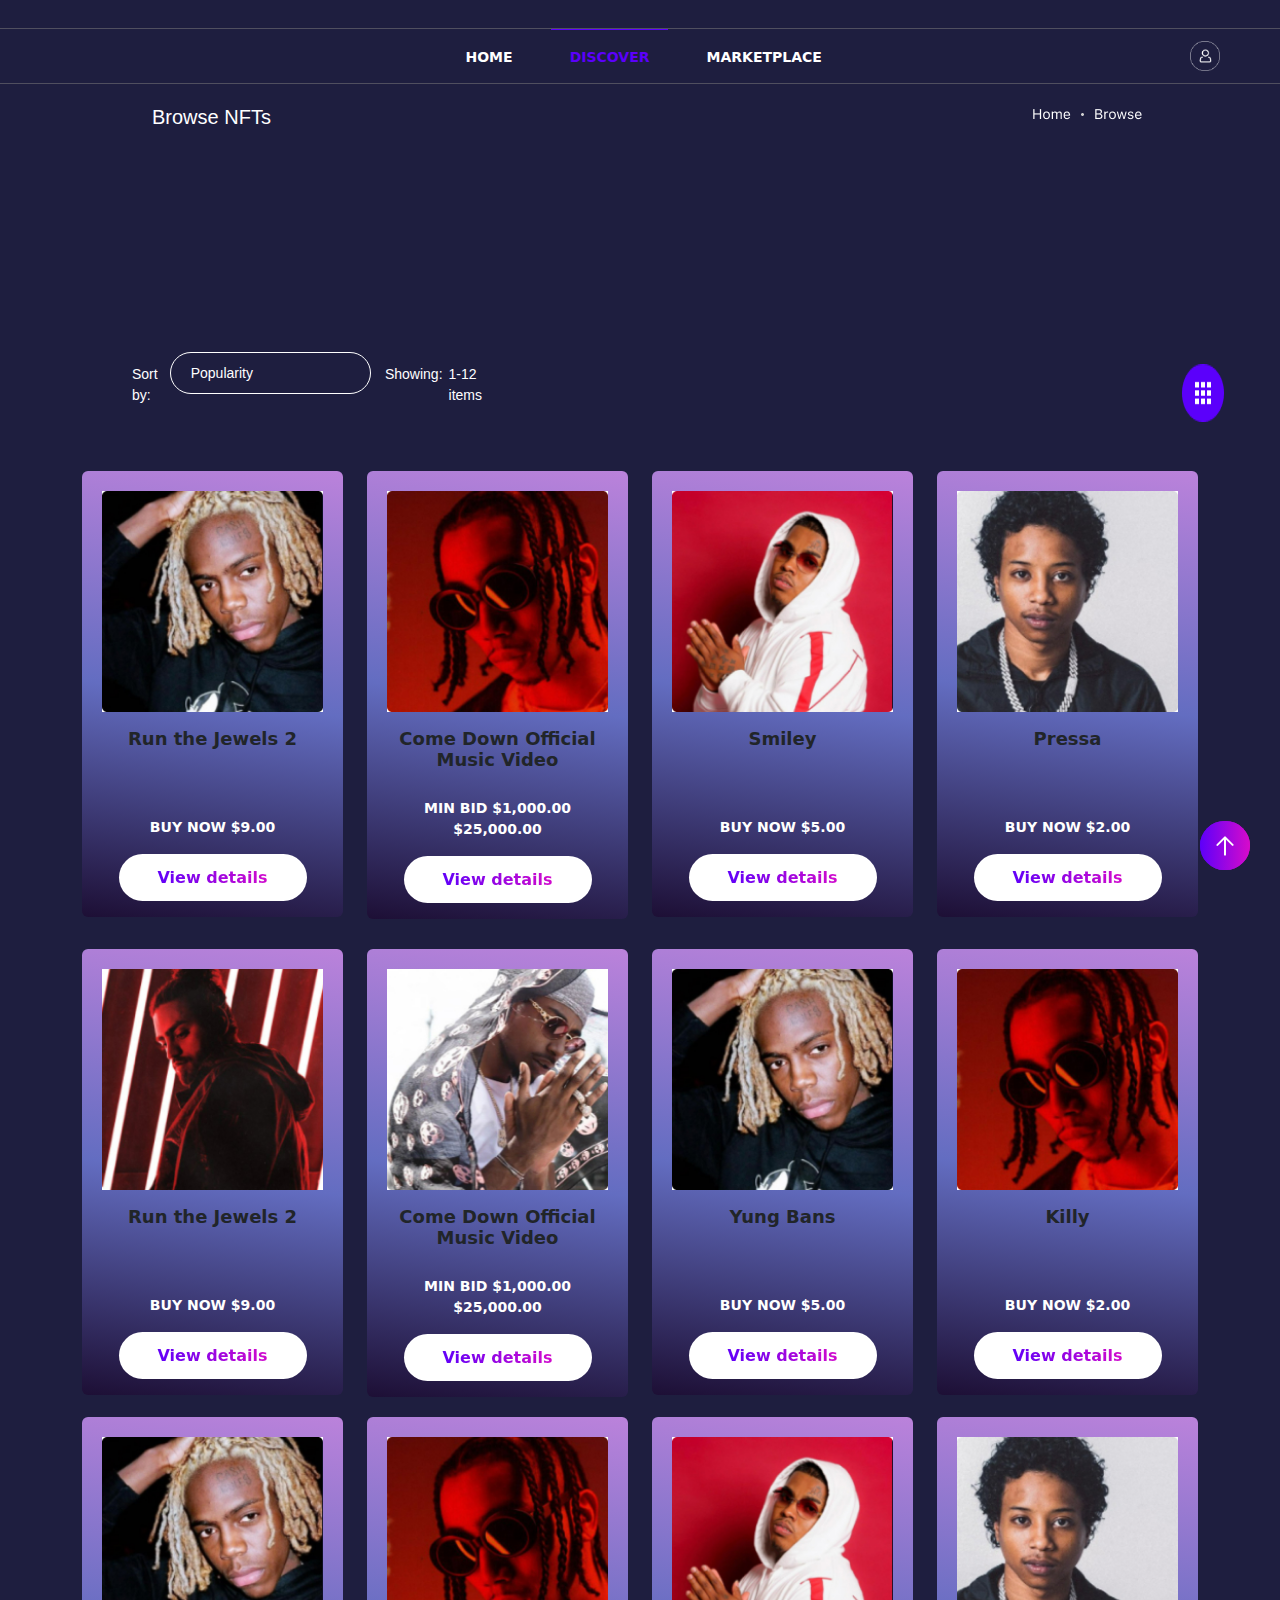
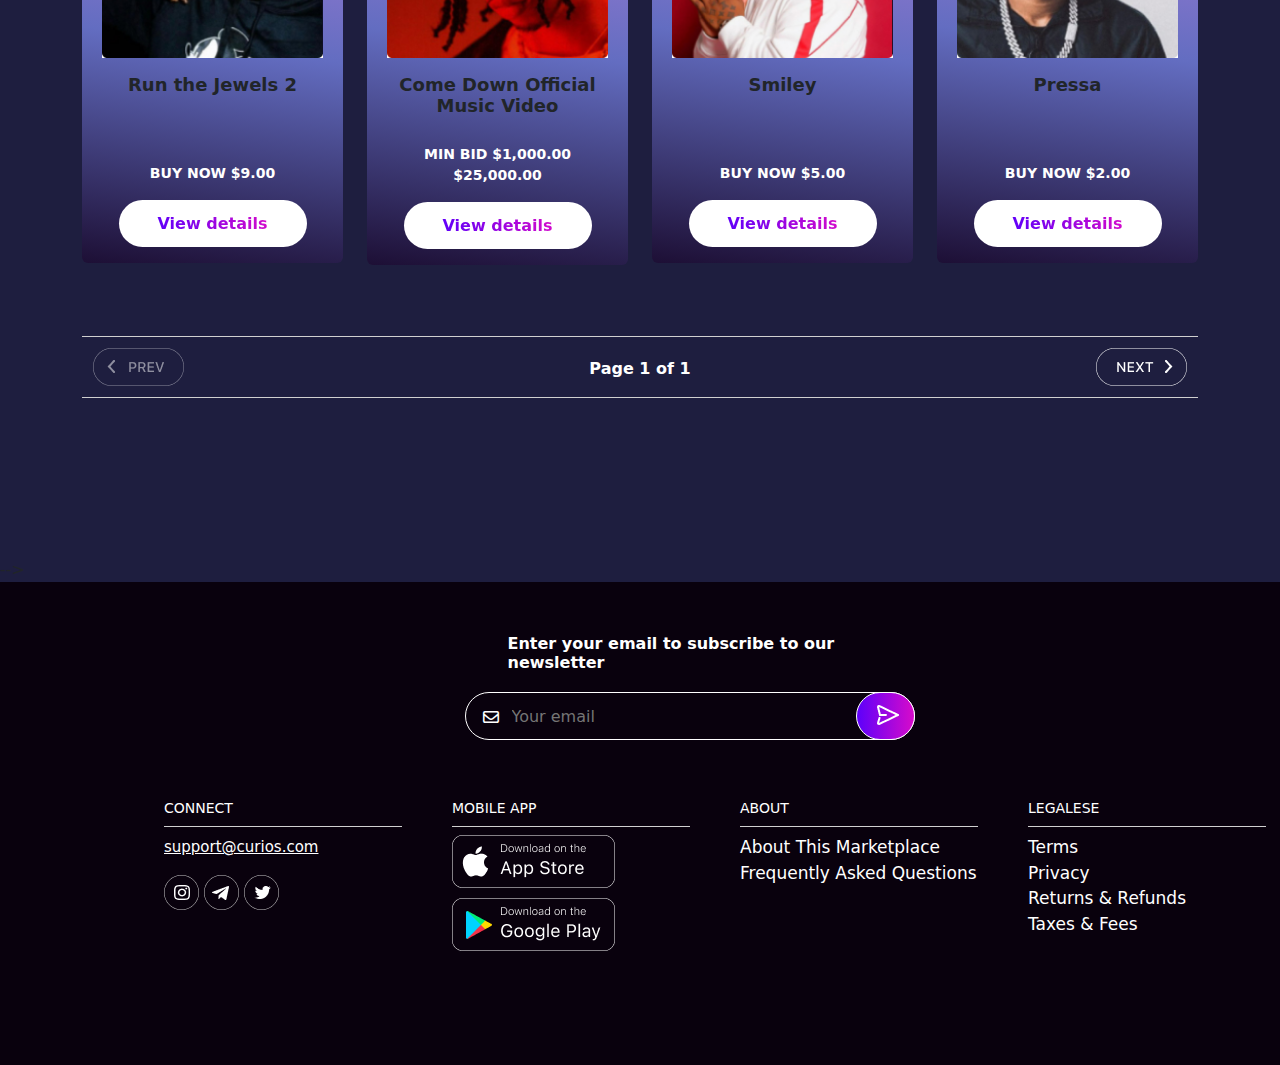
<file: Responsive/discover.html>
<!DOCTYPE html>
<html lang="en">

<head>
    <meta charset="UTF-8">
    <meta http-equiv="X-UA-Compatible" content="IE=edge">
    <meta name="viewport" content="width=device-width, initial-scale=1.0">
    <link rel="stylesheet" href="./index.css">
    <link rel="preconnect" href="https://fonts.googleapis.com">
    <link rel="preconnect" href="https://fonts.gstatic.com" crossorigin>
    <link href="https://fonts.googleapis.com/css2?family=Roboto&display=swap" rel="stylesheet">
    <link rel="stylesheet" href="https://cdn.jsdelivr.net/npm/bootstrap@5.2.2/dist/css/bootstrap.min.css">
    <link rel="stylesheet" href="https://cdnjs.cloudflare.com/ajax/libs/font-awesome/6.2.0/css/all.min.css">
    <link rel="website icon" type="png" href="./img/icon.png">
    <title>Discover</title>
</head>

<body class="bac">

    <header>
        <nav id="nav2" class="nav1 d-none d-sm-block">
            <div class="lists">
                <ul class="list">
                    <li class="list_item"><a href="./home.html">HOME</a></li>
                    <li id="list_item" class="list_item"><a href="#">DISCOVER</a></li>
                    <li class="list_item"><a href="./marketplace.html">MARKETPLACE</a></li>
                </ul>
                <a class="listitem" href="./login.html"><img class="kk" src="./img/register.png" alt=""></a>
            </div>
        </nav>
    </nav>
    <nav class="navchik d-block d-sm-none">
        <input id="nav-toggle" type="checkbox">
        <div class="logo">MENU</div>
        <ul class="links">
            <li><a href="./home.html">HOME</a></li>
            <li><a href="#">DISCOVER</a></li>
            <li><a href="./marketplace.html">MARKETPLACE</a></li>
            <li><a href="./login.html">LOGIN</a></li>
        </ul>
        <label for="nav-toggle" class="icon-burger">
            <div class="line"></div>
            <div class="line"></div>
            <div class="line"></div>
        </label>
    </nav>
    </header>

    <section class="section10 d-none d-sm-block">
        <div class="container">
            <div class="row justify-content-between">
                <div class="col-4">
                    <p class="browser">Browse NFTs</p>
                </div>
                <div class="col-2">
                    <img src="./img/home.png" alt="" class="home">
                </div>
            </div>
        </div>
        
    </section>

    <section class="section1">
        <div class="container">
            <div class="row justify-content-center">
                    <div class="col-12 col-sm-12">
                        <div class="sasu">
                            <p class="sort">Sort by:</p>
                            <button class="popu">Popularity</button>
                            <p class="show">Showing:</p>
                            <p class="item">1-12 items</p>
                            <img src="./img/ko'k.png" alt="" class="blue">
                        </div>
                    </div>
            </div>
                
            <div class="row justify-content-center">
                <div class="col-12 col-sm-3">
                    <div class="acard">
                        <img src="./img/human1.jpg" id="card" class="card-img-top" alt="...">
                        <div class="card-body">
                            <h5 class="card-title">Run the Jewels 2</h5>
                            <p class="card-text">BUY NOW $9.00</p>
                            <div class="btn2">
                                <a href="#!" id="bobojon" class="view">
                                    <p class="paragraf">View details</p>
                                </a>
                            </div>
                        </div>
                    </div>
                </div>
                <div class="col-12 col-sm-3">
                    <div class="acard">
                        <img src="./img/human2.jpg" id="card" class="card-img-top" alt="...">
                        <div class="card-body">
                            <h5 id="card-title3" class="card-title">Come Down Official <br> Music Video</h5>
                            <p id="carx" class="card-text">MIN BID $1,000.00</p>
                            <p class="card-text">$25,000.00</p>
                            <div class="btn2">
                                <a href="#!" id="bobojon" class="view">
                                    <p class="paragraf">View details</p>
                                </a>
                            </div>
                        </div>
                    </div>
                </div>
                <div class="col-12 col-sm-3">
                    <div class="acard">
                        <img src="./img/human3.jpg" id="card" class="card-img-top" alt="...">
                        <div class="card-body">
                            <h5 class="card-title">Smiley</h5>
                            <p class="card-text">BUY NOW $5.00</p>
                            <div class="btn2">
                                <a href="#!" id="bobojon" class="view">
                                    <p class="paragraf">View details</p>
                                </a>
                            </div>
                        </div>
                    </div>
                </div>
                <div class="col-12 col-sm-3">
                    <div class="acard">
                        <img src="./img/human4.jpg" id="card" class="card-img-top" alt="...">
                        <div class="card-body">
                            <h5 class="card-title">Pressa</h5>
                            <p class="card-text">BUY NOW $2.00</p>
                            <div class="btn2">
                                <a href="#!" id="bobojon" class="view">
                                    <p class="paragraf">View details</p>
                                </a>
                            </div>
                        </div>
                    </div>
                </div>
             </div>
            
    </section>

    <section class="section2">
        <div class="container">
            <div class="row justify-content-center">
                <div class="col-12 col-sm-3">
                    <div class="acard">
                        <img src="./img/human5.jpg" id="card" class="card-img-top" alt="...">
                        <div class="card-body">
                            <h5 class="card-title">Run the Jewels 2</h5>
                            <p class="card-text">BUY NOW $9.00</p>
                            <div class="btn2">
                                <a href="#!" id="bobojon" class="view">
                                    <p class="paragraf">View details</p>
                                </a>
                            </div>
                        </div>
                    </div>
                </div>
                <div class="col-12 col-sm-3">
                    <div class="acard">
                        <img src="./img/human6.jpg" id="card" class="card-img-top" alt="...">
                        <div class="card-body">
                            <h5 id="card-title3" class="card-title">Come Down Official <br> Music Video</h5>
                            <p id="carx" class="card-text">MIN BID $1,000.00</p>
                            <p class="card-text">$25,000.00</p>
                            <div class="btn2">
                                <a href="#!" id="bobojon" class="view">
                                    <p class="paragraf">View details</p>
                                </a>
                            </div>
                        </div>
                    </div>
                </div>
                <div class="col-12 col-sm-3">
                    <div class="acard">
                        <img src="./img/human1.jpg" id="card" class="card-img-top" alt="...">
                        <div class="card-body">
                            <h5 class="card-title">Yung Bans</h5>
                            <p class="card-text">BUY NOW $5.00</p>
                            <div class="btn2">
                                <a href="#!" id="bobojon" class="view">
                                    <p class="paragraf">View details</p>
                                </a>
                            </div>
                        </div>
                    </div>
                </div>
                <div class="col-12 col-sm-3">
                    <div class="acard">
                        <img src="./img/human2.jpg" id="card" class="card-img-top" alt="...">
                        <div class="card-body">
                            <h5 class="card-title">Killy</h5>
                            <p class="card-text">BUY NOW $2.00</p>
                            <div class="btn2">
                                <a href="#!" id="bobojon" class="view">
                                    <p class="paragraf">View details</p>
                                </a>
                            </div>
                        </div>
                    </div>
                </div>
            </div>
        </div>
        <section style="margin-top: 20px;" class="sections">
            <div class="container">
                <div class="row justify-content-center">
                    <div class="col-12 col-sm-3">
                        <div class="acard">
                            <img src="./img/human1.jpg" id="card" class="card-img-top" alt="...">
                            <div class="card-body">
                                <h5 class="card-title">Run the Jewels 2</h5>
                                <p class="card-text">BUY NOW $9.00</p>
                                <div class="btn2">
                                    <a href="#!" id="bobojon" class="view">
                                        <p class="paragraf">View details</p>
                                    </a>
                                </div>
                            </div>
                        </div>
                    </div>
                    <div class="col-12 col-sm-3">
                        <div class="acard">
                            <img src="./img/human2.jpg" id="card" class="card-img-top" alt="...">
                            <div class="card-body">
                                <h5 id="card-title3" class="card-title">Come Down Official <br> Music Video</h5>
                                <p id="carx" class="card-text">MIN BID $1,000.00</p>
                                <p class="card-text">$25,000.00</p>
                                <div class="btn2">
                                    <a href="#!" id="bobojon" class="view">
                                        <p class="paragraf">View details</p>
                                    </a>
                                </div>
                            </div>
                        </div>
                    </div>
                    <div class="col-12 col-sm-3">
                        <div class="acard">
                            <img src="./img/human3.jpg" id="card" class="card-img-top" alt="...">
                            <div class="card-body">
                                <h5 class="card-title">Smiley</h5>
                                <p class="card-text">BUY NOW $5.00</p>
                                <div class="btn2">
                                    <a href="#!" id="bobojon" class="view">
                                        <p class="paragraf">View details</p>
                                    </a>
                                </div>
                            </div>
                        </div>
                    </div>
                    <div class="col-12 col-sm-3">
                        <div class="acard">
                            <img src="./img/human4.jpg" id="card" class="card-img-top" alt="...">
                            <div class="card-body">
                                <h5 class="card-title">Pressa</h5>
                                <p class="card-text">BUY NOW $2.00</p>
                                <div class="btn2">
                                    <a href="#!" id="bobojon" class="view">
                                        <p class="paragraf">View details</p>
                                    </a>
                                </div>
                            </div>
                        </div>
                    </div>
                </div>
            </div>
        </section>
        <div class="page">
            <div class="container">
                <div class="row justify-content-center">
                    <div class="col-12">
                        <div class="pages">
                            <button class="my_btn1"><img src="./img/prev.png" alt=""></button>
                            <h1 class="page">Page 1 of 1</h1>
                            <button class="my_btn2"><img src="./img/next.png" alt=""></button>
                        </div>
                    </div>
                </div>
            </div>
        </div>
    </section>

    <!-- <-------------------------------------- footer start------------------------------------------ --> -->
    <footer class="footer1 d-none d-sm-block">
        <div class="container">
            <div class="row justify-content-center">
                <div class="col-12 col-sm-5 ">
                    <p class="enter">Enter your email to subscribe to our newsletter</p>
                    <div class="input">
                        <i id="iconca" class="fa-regular fa-envelope"></i>
                        <input id="mail.your" class="inputim" type="email" placeholder="Your email">
                        <button class="teke">
                            <img class="telegram" src="./img/telegram.png" alt="">
                        </button>
                    </div>
                </div>
            </div>

            <div id="benom" class="row display-flex">
                <div class="col-8">
                    <div class="cards">
                        <div class="card1">
                            <h1 id="Connect">CONNECT</h1>
                            <p><a class="support" href="#!">support@curios.com</a></p>
                            <img src="./img/in.png" alt="">
                            <img src="./img/tg.png" alt="">
                            <img src="./img/tw.png" alt="">
                        </div>
                        <div id="card2" class="card1">
                            <h1 id="Connect">MOBILE APP</h1>
                            <img id="img12" src="./img/App Store.png" alt="">
                            <br>
                            <img src="./img/Google Play.png" alt="">
                        </div>
                        <div id="card2" class="card1">
                            <h1 id="Connect">ABOUT</h1>
                            <li class="free">About This Marketplace</li>
                            <li class="free">Frequently Asked Questions</li>
                        </div>
                        <div id="card2" class="card1">
                            <h1 id="Connect">LEGALESE</h1>
                            <li class="free">Terms</li>
                            <li class="free">Privacy</li>
                            <li class="free">Returns & Refunds</li>
                            <li class="free">Taxes & Fees</li>
                        </div>
                    </div>
                </div>
                <div class="row justify-content-center">
                    <div class="col-3">
                        <button class="btn4" type="button"><a id="tt" href="#"><img src="./img/Group.png"
                                    alt=""></a></button>
                    </div>
                </div>
            </div>
        </div>
    </footer>
    <div class="col-3">
        <button class="btn4" type="button"><a id="tt" href="#"><img src="./img/Group.png"
                    alt=""></a></button>
    </div>

    <script src="https://cdn.jsdelivr.net/npm/bootstrap@5.2.2/dist/js/bootstrap.bundle.min.js"></script>

</body>

</html>
</file>
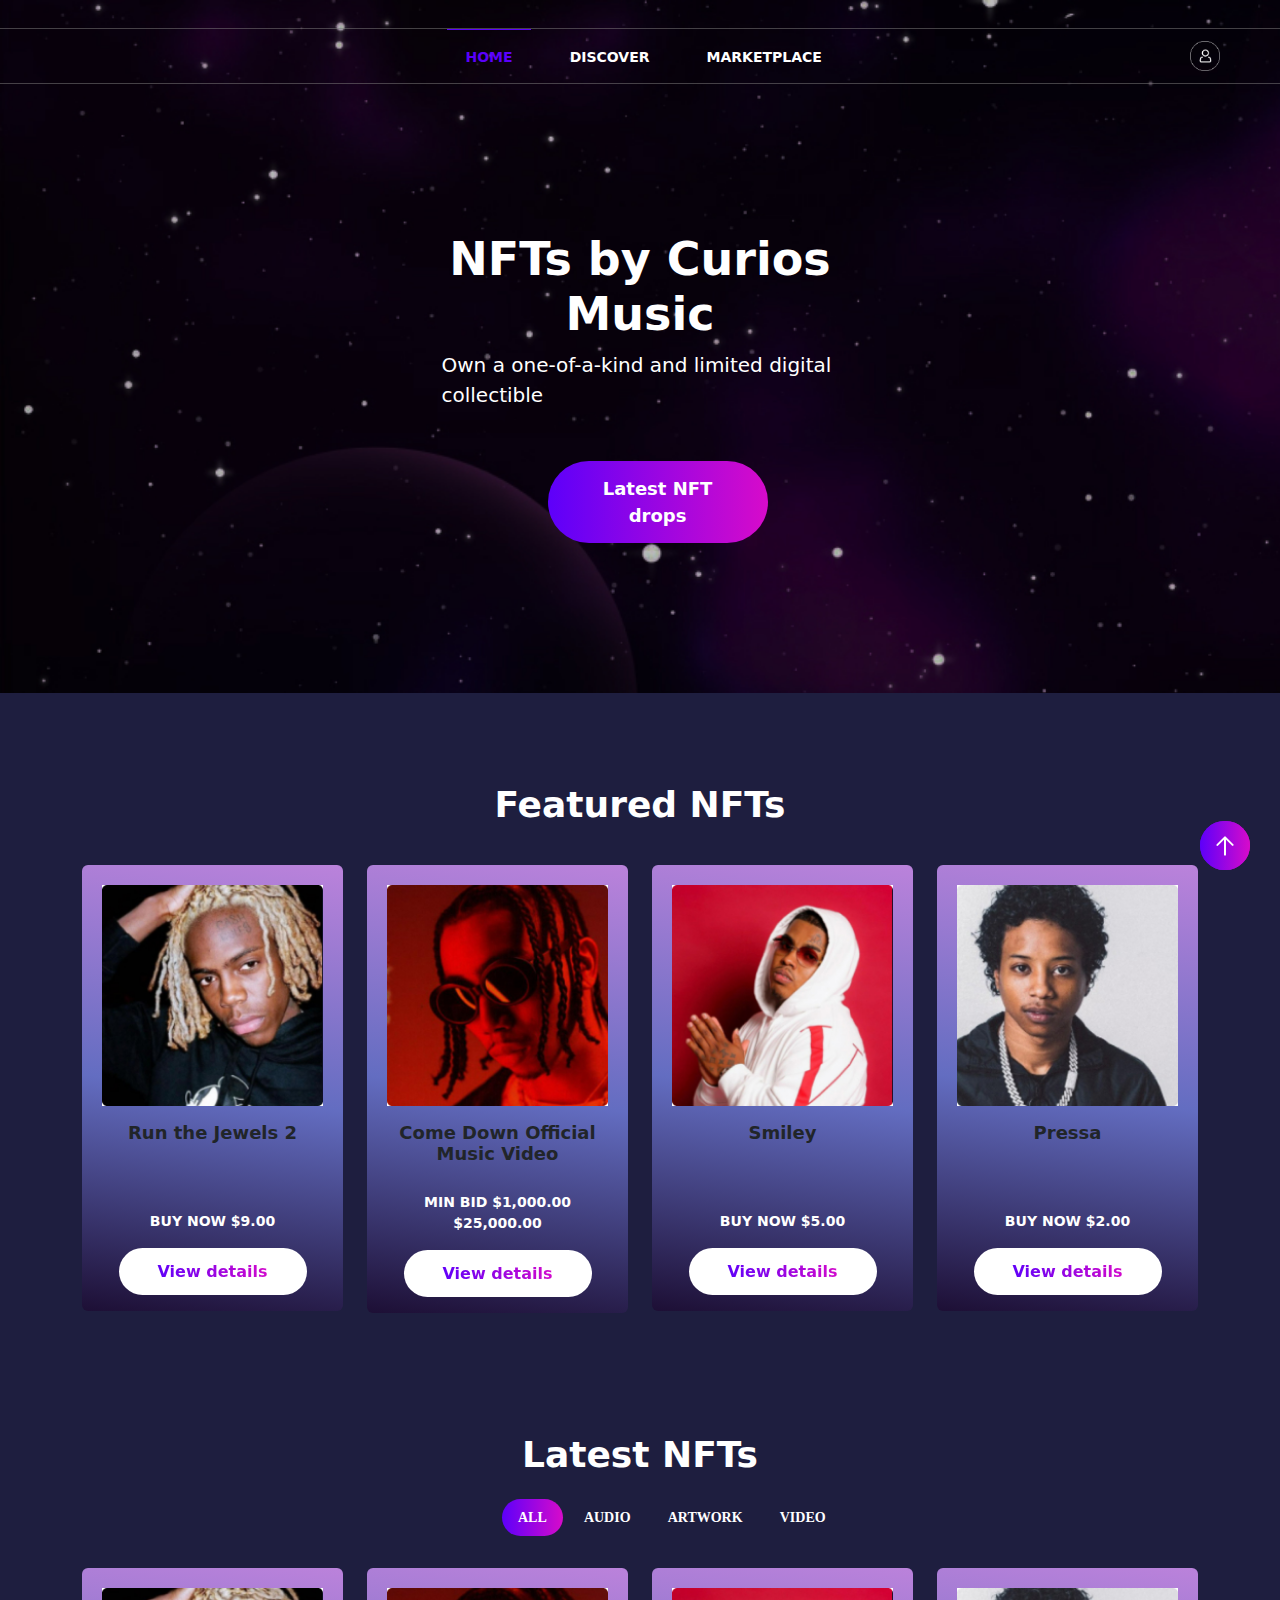
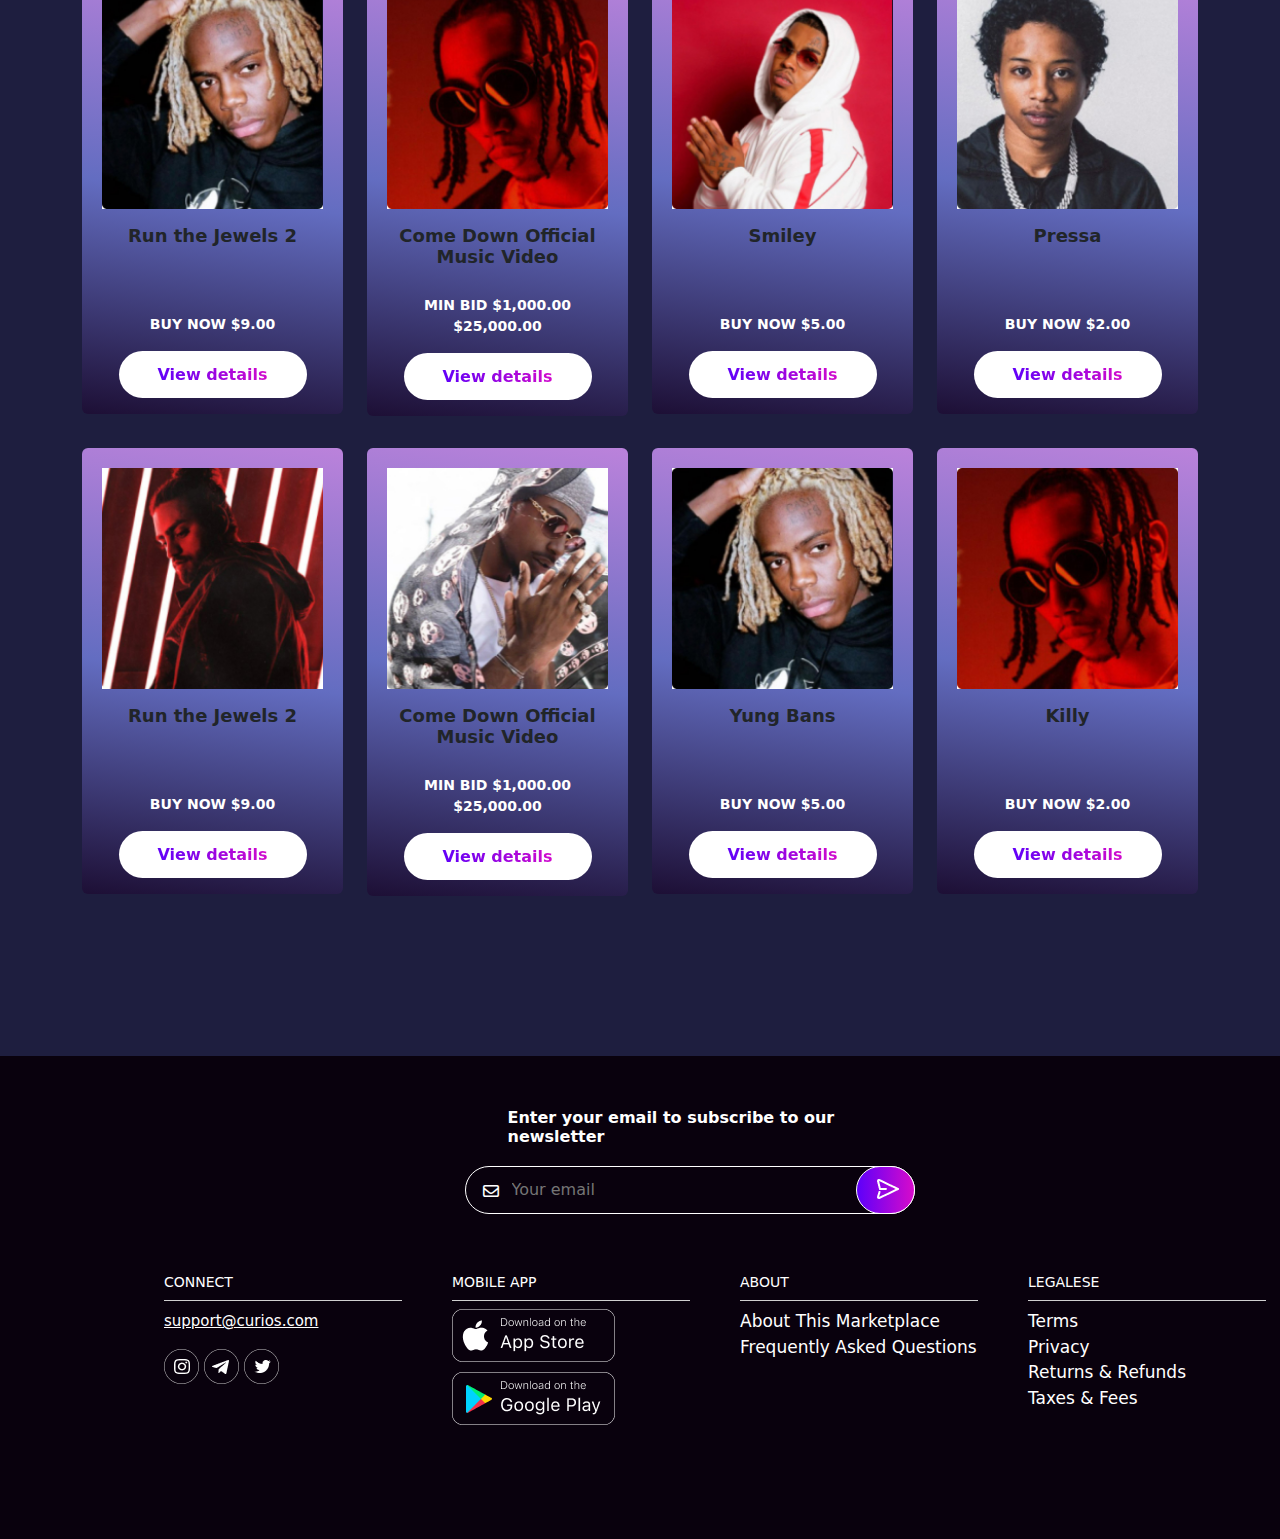
<file: Responsive/home.html>
<!DOCTYPE html>
<html lang="en">

<head>
    <meta charset="UTF-8">
    <meta http-equiv="X-UA-Compatible" content="IE=edge">
    <meta name="viewport" content="width=device-width, initial-scale=1.0">
    <link rel="stylesheet" href="./index.css">
    <link rel="preconnect" href="https://fonts.googleapis.com">
    <link rel="preconnect" href="https://fonts.gstatic.com" crossorigin>
    <link href="https://fonts.googleapis.com/css2?family=Roboto&display=swap" rel="stylesheet">
    <link rel="stylesheet" href="https://cdn.jsdelivr.net/npm/bootstrap@5.2.2/dist/css/bootstrap.min.css">
    <link rel="stylesheet" href="https://cdnjs.cloudflare.com/ajax/libs/font-awesome/6.2.0/css/all.min.css">
    <link rel="website icon" type="png" href="./img/icon.png">
    <title>Home</title>
</head>

<body class="back">

    <header>
        <nav id="nav1" class="nav1 d-none d-sm-block">
            <div class="lists">
                <ul class="list">
                    <li id="list_item" class="list_item"><a href="#">HOME</a></li>
                    <li class="list_item"><a href="./discover.html">DISCOVER</a></li>
                    <li class="list_item"><a href="./marketplace.html">MARKETPLACE</a></li>
                </ul>
                <a class="listitem" href="./login.html"><img class="kk" src="./img/register.png" alt=""></a>
            </div>
        </nav>
        <nav class="navchik d-block d-sm-none">
            <input id="nav-toggle" type="checkbox">
            <div class="logo">MENU</div>
            <ul class="links">
                <li><a href="#">HOME</a></li>
                <li><a href="./discover.html">DISCOVER</a></li>
                <li><a href="./marketplace.html">MARKETPLACE</a></li>
                <li><a href="./login.html">LOGIN</a></li>
            </ul>
            <label for="nav-toggle" class="icon-burger">
                <div class="line"></div>
                <div class="line"></div>
                <div class="line"></div>
            </label>
        </nav>
        <div class="container">
            <div class="row justify-content-center">
                <div class="col-5">
                    <h1 class="nft">NFTs by Curios Music</h1>
                </div>
                <div class="row justify-content-center">
                    <div class="col-5">
                        <p class="own">Own a one-of-a-kind and limited digital collectible</p>
                    </div>
                </div>
                <div class="row justify-content-center">
                    <div class="col-3">
                        <button class="btn1" type="button">Latest NFT drops</button>
                    </div>
                </div>
            </div>
        </div>
    </header>

    <section class="section1">
        <div class="container">
             <div class="row justify-content-center">
                <div id="margin" class="col-6 col-sm-6">
                    <h1 class="headingh1">Featured NFTs</h1>
                </div>
             </div>
             <div class="row justify-content-center">
                <div class="col-12 col-sm-3">
                    <div class="acard">
                        <img src="./img/human1.jpg" id="card" class="card-img-top" alt="...">
                        <div class="card-body">
                            <h5 class="card-title">Run the Jewels 2</h5>
                            <p class="card-text">BUY NOW $9.00</p>
                            <div class="btn2">
                                <a href="#!" id="bobojon" class="view">
                                    <p class="paragraf">View details</p>
                                </a>
                            </div>
                        </div>
                    </div>
                </div>
                <div class="col-12 col-sm-3">
                    <div class="acard">
                        <img src="./img/human2.jpg" id="card" class="card-img-top" alt="...">
                        <div class="card-body">
                            <h5 id="card-title3" class="card-title">Come Down Official <br> Music Video</h5>
                            <p id="carx" class="card-text">MIN BID $1,000.00</p>
                            <p class="card-text">$25,000.00</p>
                            <div class="btn2">
                                <a href="#!" id="bobojon" class="view">
                                    <p class="paragraf">View details</p>
                                </a>
                            </div>
                        </div>
                    </div>
                </div>
                <div class="col-12 col-sm-3">
                    <div class="acard">
                        <img src="./img/human3.jpg" id="card" class="card-img-top" alt="...">
                        <div class="card-body">
                            <h5 class="card-title">Smiley</h5>
                            <p class="card-text">BUY NOW $5.00</p>
                            <div class="btn2">
                                <a href="#!" id="bobojon" class="view">
                                    <p class="paragraf">View details</p>
                                </a>
                            </div>
                        </div>
                    </div>
                </div>
                <div class="col-12 col-sm-3">
                    <div class="acard">
                        <img src="./img/human4.jpg" id="card" class="card-img-top" alt="...">
                        <div class="card-body">
                            <h5 class="card-title">Pressa</h5>
                            <p class="card-text">BUY NOW $2.00</p>
                            <div class="btn2">
                                <a href="#!" id="bobojon" class="view">
                                    <p class="paragraf">View details</p>
                                </a>
                            </div>
                        </div>
                    </div>
                </div>
             </div>
        </div>
    </section>
    <section class="section2">
        <div class="container">
            <div class="row justify-content-center">
                <div id="margin" class="col-4">
                    <h1 class="headingh1">Latest NFTs</h1>
                </div>
            </div>
            <div id="row1" class="row justify-content-center">
                <div id="col4" class="col-12 col-sm-4">
                    <button class="btn3" type="button">ALL</button>
                    <button class="btn333" type="button">AUDIO</button>
                    <button class="btn333" type="button">ARTWORK</button>
                    <button class="btn333" type="button">VIDEO</button>
                </div>
            </div>
            <div class="finish">
            <div class="row justify-content-center">
                <div class="col-12 col-sm-3">
                    <div class="acard">
                        <img src="./img/human1.jpg" id="card" class="card-img-top" alt="...">
                        <div class="card-body">
                            <h5 class="card-title">Run the Jewels 2</h5>
                            <p class="card-text">BUY NOW $9.00</p>
                            <div class="btn2">
                                <a href="#!" id="bobojon" class="view">
                                    <p class="paragraf">View details</p>
                                </a>
                            </div>
                        </div>
                    </div>
                </div>
                <div class="col-12 col-sm-3">
                    <div class="acard">
                        <img src="./img/human2.jpg" id="card" class="card-img-top" alt="...">
                        <div class="card-body">
                            <h5 id="card-title3" class="card-title">Come Down Official <br> Music Video</h5>
                            <p id="carx" class="card-text">MIN BID $1,000.00</p>
                            <p class="card-text">$25,000.00</p>
                            <div class="btn2">
                                <a href="#!" id="bobojon" class="view">
                                    <p class="paragraf">View details</p>
                                </a>
                            </div>
                        </div>
                    </div>
                </div>
                <div class="col-12 col-sm-3">
                    <div class="acard">
                        <img src="./img/human3.jpg" id="card" class="card-img-top" alt="...">
                        <div class="card-body">
                            <h5 class="card-title">Smiley</h5>
                            <p class="card-text">BUY NOW $5.00</p>
                            <div class="btn2">
                                <a href="#!" id="bobojon" class="view">
                                    <p class="paragraf">View details</p>
                                </a>
                            </div>
                        </div>
                    </div>
                </div>
                <div class="col-12 col-sm-3">
                    <div class="acard">
                        <img src="./img/human4.jpg" id="card" class="card-img-top" alt="...">
                        <div class="card-body">
                            <h5 class="card-title">Pressa</h5>
                            <p class="card-text">BUY NOW $2.00</p>
                            <div class="btn2">
                                <a href="#!" id="bobojon" class="view">
                                    <p class="paragraf">View details</p>
                                </a>
                            </div>
                        </div>
                    </div>
                </div>
             </div>
            </div>
            <div class="row justify-content-center">
                <div class="col-12 col-sm-3">
                    <div class="acard">
                        <img src="./img/human5.jpg" id="card" class="card-img-top" alt="...">
                        <div class="card-body">
                            <h5 class="card-title">Run the Jewels 2</h5>
                            <p class="card-text">BUY NOW $9.00</p>
                            <div class="btn2">
                                <a href="#!" id="bobojon" class="view">
                                    <p class="paragraf">View details</p>
                                </a>
                            </div>
                        </div>
                    </div>
                </div>
                <div class="col-12 col-sm-3">
                    <div class="acard">
                        <img src="./img/human6.jpg" id="card" class="card-img-top" alt="...">
                        <div class="card-body">
                            <h5 id="card-title3" class="card-title">Come Down Official <br> Music Video</h5>
                            <p id="carx" class="card-text">MIN BID $1,000.00</p>
                            <p class="card-text">$25,000.00</p>
                            <div class="btn2">
                                <a href="#!" id="bobojon" class="view">
                                    <p class="paragraf">View details</p>
                                </a>
                            </div>
                        </div>
                    </div>
                </div>
                <div class="col-12 col-sm-3">
                    <div class="acard">
                        <img src="./img/human1.jpg" id="card" class="card-img-top" alt="...">
                        <div class="card-body">
                            <h5 class="card-title">Yung Bans</h5>
                            <p class="card-text">BUY NOW $5.00</p>
                            <div class="btn2">
                                <a href="#!" id="bobojon" class="view">
                                    <p class="paragraf">View details</p>
                                </a>
                            </div>
                        </div>
                    </div>
                </div>
                <div class="col-12 col-sm-3">
                    <div class="acard">
                        <img src="./img/human2.jpg" id="card" class="card-img-top" alt="...">
                        <div class="card-body">
                            <h5 class="card-title">Killy</h5>
                            <p class="card-text">BUY NOW $2.00</p>
                            <div class="btn2">
                                <a href="#!" id="bobojon" class="view">
                                    <p class="paragraf">View details</p>
                                </a>
                            </div>
                        </div>
                    </div>
                </div>
             </div>
        </div>
    </section>

    <footer class="footer1 d-none d-sm-block">
        <div class="container">
            <div class="row justify-content-center">
                <div class="col-12 col-sm-5 ">
                    <p class="enter">Enter your email to subscribe to our newsletter</p>
                    <div class="input">
                        <i id="iconca" class="fa-regular fa-envelope"></i>
                        <input id="mail.your" class="inputim" type="email" placeholder="Your email">
                        <button class="teke">
                            <img class="telegram" src="./img/telegram.png" alt="">
                        </button>
                    </div>
                </div>
            </div>

            <div id="benom" class="row display-flex">
                <div class="col-8">
                    <div class="cards">
                        <div class="card1">
                            <h1 id="Connect">CONNECT</h1>
                            <p><a class="support" href="#!">support@curios.com</a></p>
                            <img src="./img/in.png" alt="">
                            <img src="./img/tg.png" alt="">
                            <img src="./img/tw.png" alt="">
                        </div>
                        <div id="card2" class="card1">
                            <h1 id="Connect">MOBILE APP</h1>
                            <img id="img12" src="./img/App Store.png" alt="">
                            <br>
                            <img src="./img/Google Play.png" alt="">
                        </div>
                        <div id="card2" class="card1">
                            <h1 id="Connect">ABOUT</h1>
                            <li class="free">About This Marketplace</li>
                            <li class="free">Frequently Asked Questions</li>
                        </div>
                        <div id="card2" class="card1">
                            <h1 id="Connect">LEGALESE</h1>
                            <li class="free">Terms</li>
                            <li class="free">Privacy</li>
                            <li class="free">Returns & Refunds</li>
                            <li class="free">Taxes & Fees</li>
                        </div>
                    </div>
                </div>
                <div class="row justify-content-center">
                    <div class="col-3">
                        <button class="btn4" type="button"><a id="tt" href="#"><img src="./img/Group.png"
                                    alt=""></a></button>
                    </div>
                </div>
            </div>
        </div>
    </footer>
    <div class="col-3">
        <button class="btn4" type="button"><a id="tt" href="#"><img src="./img/Group.png"
                    alt=""></a></button>
    </div>

    <script src="https://cdn.jsdelivr.net/npm/bootstrap@5.2.2/dist/js/bootstrap.bundle.min.js"></script>

</body>

</html>
</file>
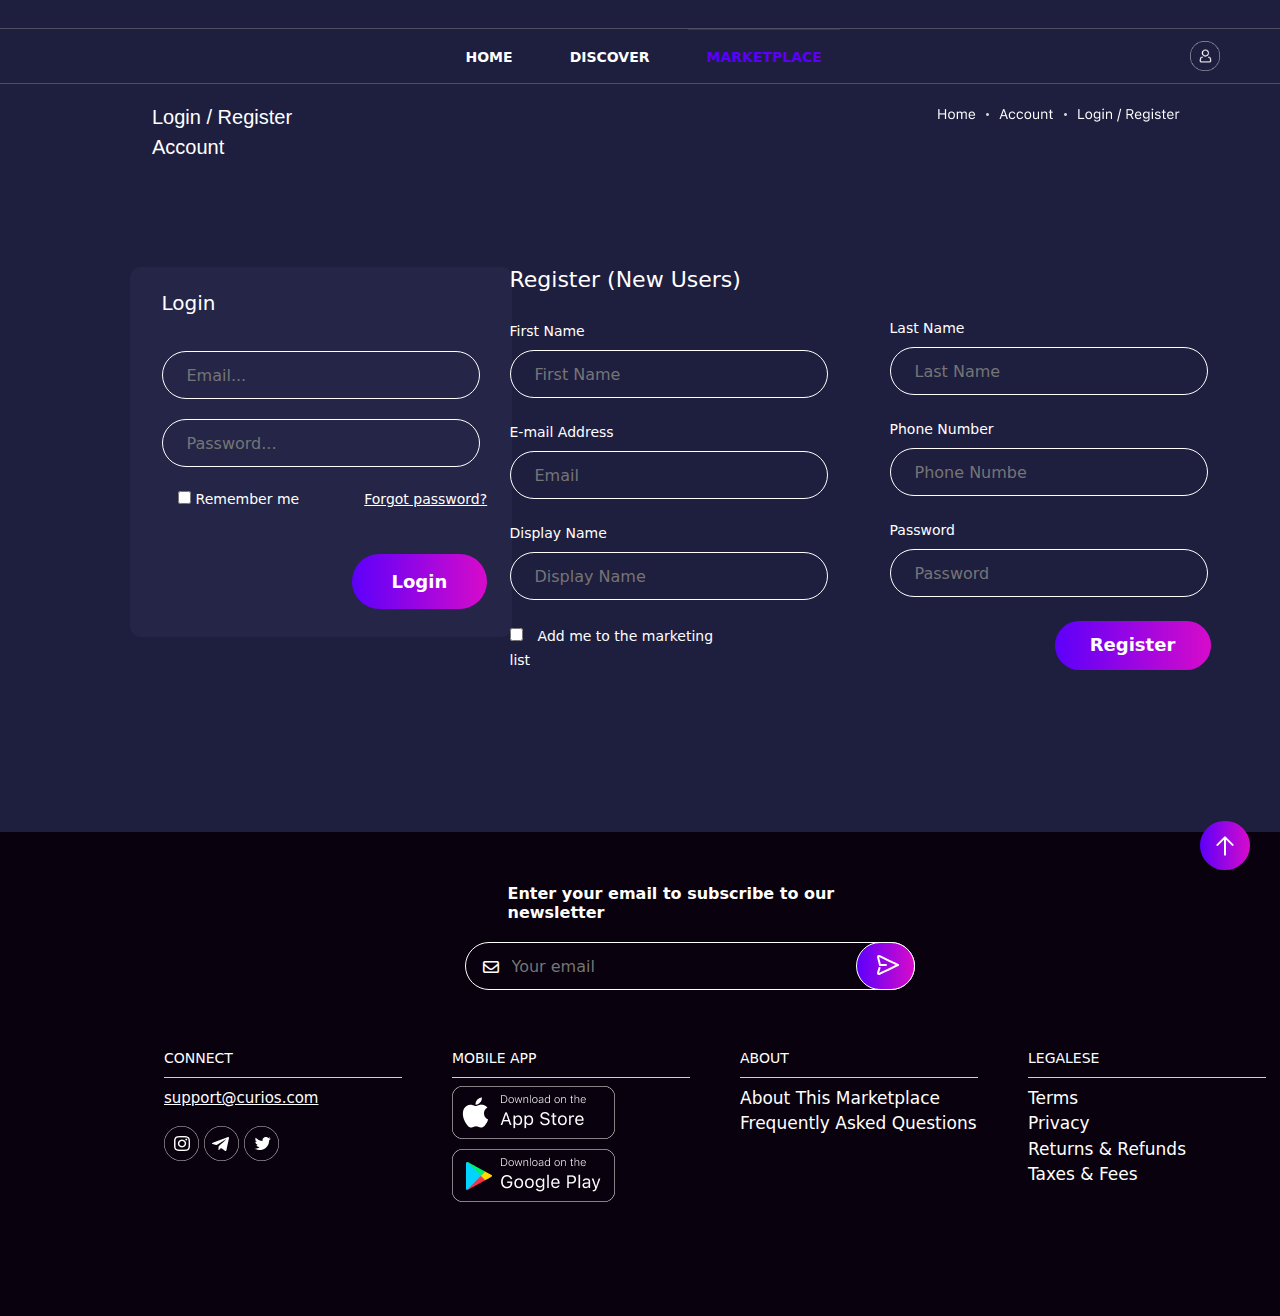
<file: Responsive/login.html>
<!DOCTYPE html>
<html lang="en">

<head>
    <meta charset="UTF-8">
    <meta http-equiv="X-UA-Compatible" content="IE=edge">
    <meta name="viewport" content="width=device-width, initial-scale=1.0">
    <link rel="stylesheet" href="./index.css">
    <link rel="preconnect" href="https://fonts.googleapis.com">
    <link rel="preconnect" href="https://fonts.gstatic.com" crossorigin>
    <link href="https://fonts.googleapis.com/css2?family=Roboto&display=swap" rel="stylesheet">
    <link rel="stylesheet" href="https://cdn.jsdelivr.net/npm/bootstrap@5.2.2/dist/css/bootstrap.min.css">
    <link rel="stylesheet" href="https://cdnjs.cloudflare.com/ajax/libs/font-awesome/6.2.0/css/all.min.css">
    <link rel="website icon" type="png" href="./img/icon.png">
    <title>Login / Register Account</title>
</head>

<body class="bac">
    <header>
        <nav id="nav2" class="nav1 d-none d-sm-block">
            <div class="lists">
                <ul class="list">
                    <li class="list_item"><a href="./home.html">HOME</a></li>
                    <li class="list_item"><a href="./discover.html">DISCOVER</a></li>
                    <li class="list_item" id="list_item"><a href="./marketplace.html">MARKETPLACE</a></li>
                </ul>
                <a class="listitem" href="#"><img class="kk" src="./img/register.png" alt=""></a>
            </div>
        </nav>
    </nav>
    <nav class="navchik d-block d-sm-none">
        <input id="nav-toggle" type="checkbox">
        <div class="logo">MENU</div>
        <ul class="links">
            <li><a href="./home.html">HOME</a></li>
            <li><a href="./discover.html">DISCOVER</a></li>
            <li><a href="./marketplace.html">MARKETPLACE</a></li>
            <li><a href="#">LOGIN</a></li>
        </ul>
        <label for="nav-toggle" class="icon-burger">
            <div class="line"></div>
            <div class="line"></div>
            <div class="line"></div>
        </label>
    </nav>
    </header>

    <section id="section10" class="section10 d-none d-sm-block">
        <div class="container">
            <div class="row justify-content-between">
                <div class="col-3">
                    <p class="browser">Login / Register Account</p>
                </div>
                <div class="col-3">
                    <img id="RegisterAccountLogin" src="./img/navigation (1).png" alt="" class="home">
                </div>
            </div>
        </div>
    </section>

    <section class="section19">
        <div class="container">
            <div class="row justify-content-around">
                <div class="col-12 col-sm-3">
                    <div class="cardl">
                        <h1 class="log">Login</h1>
                        <input id="in_put1" type="email" placeholder="Email...">
                        <br>
                        <input id="in_put2" type="password" placeholder="Password..."><br>
                        <input id="checkbox" type="checkbox">
                        <a class="Remember">Remember me</a>
                        <a class="Forgot" href="#!">Forgot password?</a>
                        <div class="row">
                            <div class="col-3">
                                <button class="Logining" role="submit">Login</button>
                            </div>
                        </div>
                    </div>
                </div>

                <div class="col-12 col-sm-3">
                    <div class="ufh">
                        <h1 class="register">Register (New Users)</h1>
                        <p class="first">First Name</p>
                        <input class="inpuh" type="first name" placeholder="First Name">
                        <p class="first">E-mail Address</p>
                        <input class="inpuh" type="email" placeholder="Email">
                        <p class="first">Display Name</p>
                        <input class="inpuh" type="first name" placeholder="Display Name">
                    </div>
                    <input id="checkboxi" type="checkbox">
                    <a class="Remember">Add me to the marketing list</a>
                </div>

                <div class="col-12 col-sm-3">
                    <div class="ufhi">
                        <p class="first">Last Name</p>
                        <input class="inpuh" type="first name" placeholder="Last Name">
                        <p class="first">Phone Number</p>
                        <input class="inpuh" type="email" placeholder="Phone Numbe">
                        <p class="first">Password</p>
                        <input class="inpuh" type="password" placeholder="Password">
                        <button class="btni">
                            <p class="reg">Register</p>
                        </button>
                    </div>
                </div>
            </div>
        </div>
    </section>

    <footer id="foot_id" class="footer1 d-none d-sm-block">
        <div class="container">
            <div class="row justify-content-center">
                <div class="col-5">
                    <p class="enter">Enter your email to subscribe to our newsletter</p>
                    <div class="input">
                        <i id="iconca" class="fa-regular fa-envelope"></i>
                        <input id="mail.your" class="inputim" type="email" placeholder="Your email">
                        <button class="teke">
                            <img class="telegram" src="./img/telegram.png" alt="">
                        </button>
                    </div>
                </div>
            </div>
            <div id="benom" class="row display-flex">
                <div class="col-8">
                    <div class="cards">
                        <div class="card1">
                            <h1 id="Connect">CONNECT</h1>
                            <p><a class="support" href="#!">support@curios.com</a></p>
                            <img src="./img/in.png" alt="">
                            <img src="./img/tg.png" alt="">
                            <img src="./img/tw.png" alt="">
                        </div>
                        <div id="card2" class="card1">
                            <h1 id="Connect">MOBILE APP</h1>
                            <img id="img12" src="./img/App Store.png" alt="">
                            <br>
                            <img src="./img/Google Play.png" alt="">
                        </div>
                        <div id="card2" class="card1">
                            <h1 id="Connect">ABOUT</h1>

                            <li class="free">About This Marketplace</li>
                            <li class="free">Frequently Asked Questions</li>
                        </div>
                        <div id="card2" class="card1">
                            <h1 id="Connect">LEGALESE</h1>
                            <li class="free">Terms</li>
                            <li class="free">Privacy</li>
                            <li class="free">Returns & Refunds</li>
                            <li class="free">Taxes & Fees</li>
                        </div>
                    </div>
                </div>
               
            </div>
        </div>
    </footer>
    <div class="row justify-content-center">
        <div class="col-3">
            <button class="btn4" type="button"><a id="tt" href="#"><img src="./img/Group.png"
                        alt=""></a></button>
        </div>
    </div>

    <script src="https://cdn.jsdelivr.net/npm/bootstrap@5.2.2/dist/js/bootstrap.bundle.min.js"></script>

</body>

</html>
</file>
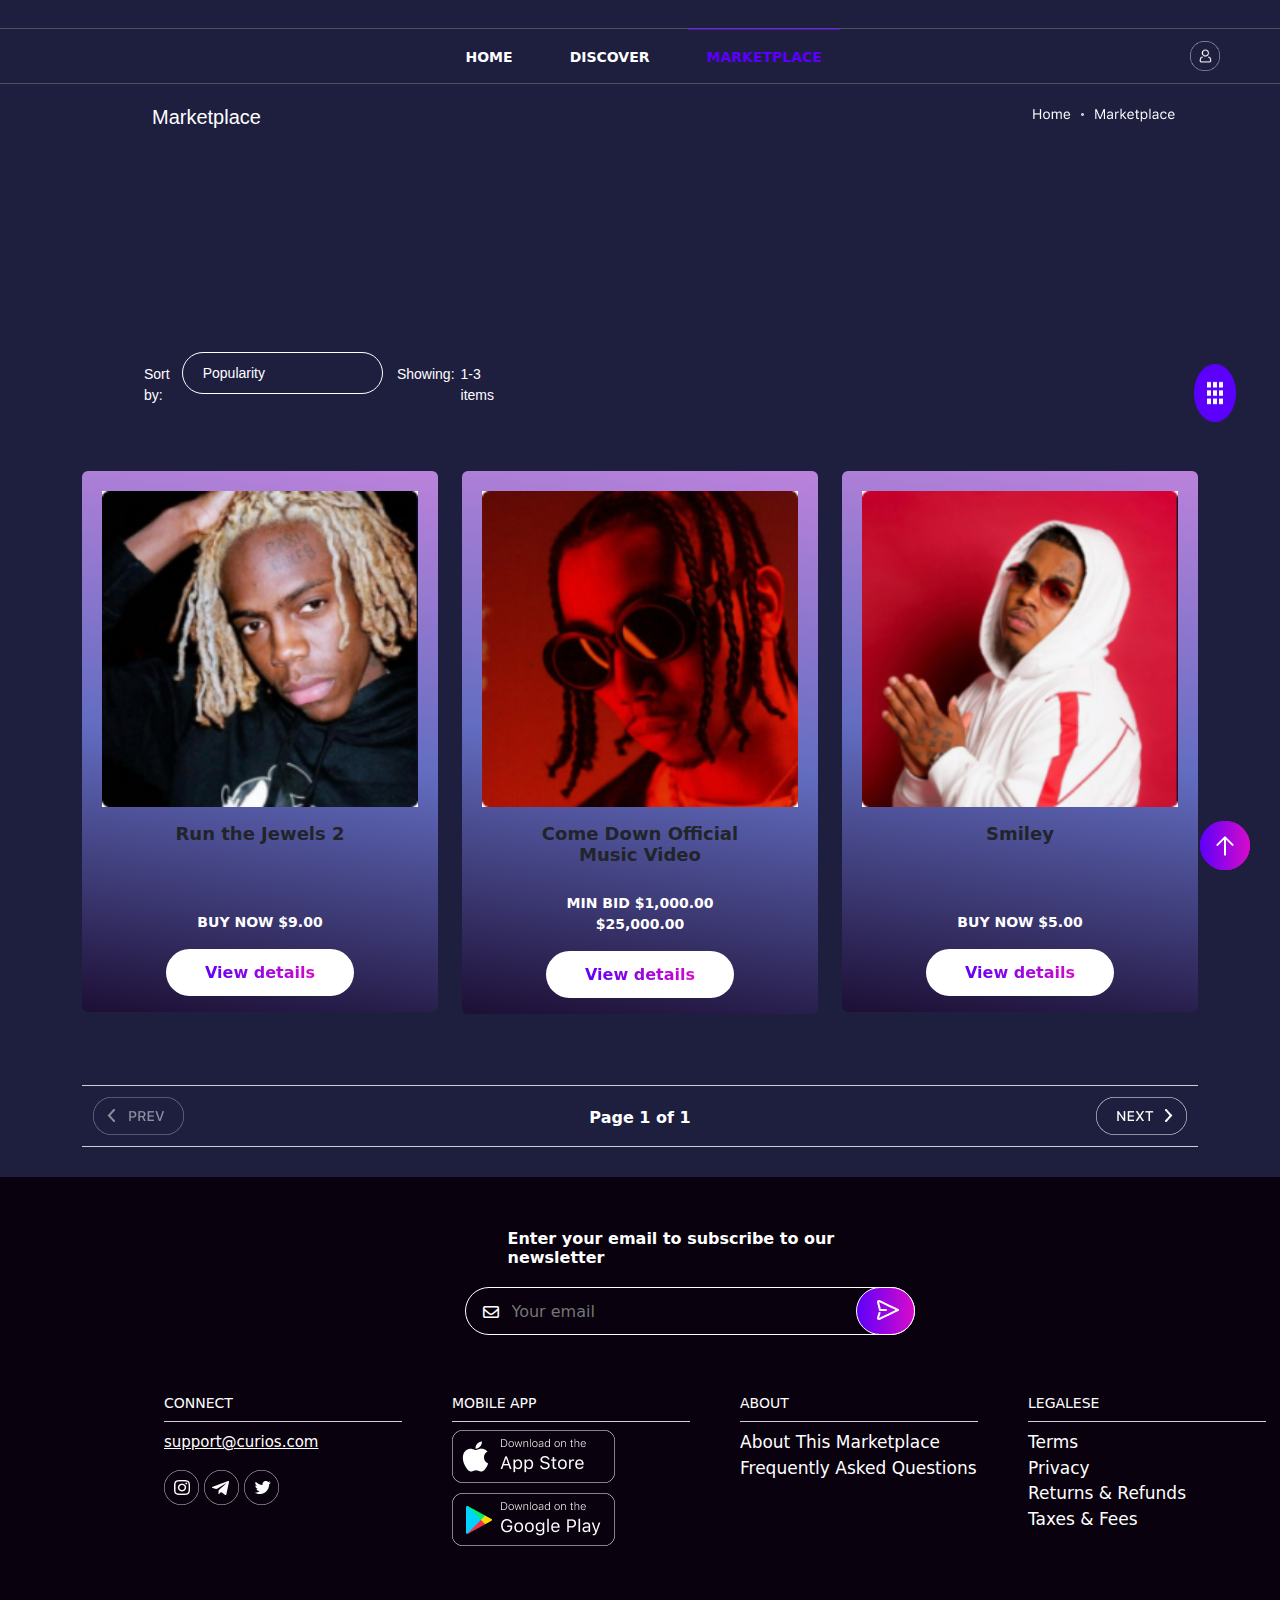
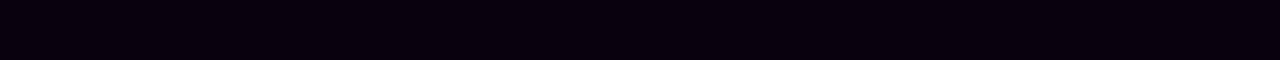
<file: Responsive/marketplace.html>
<!DOCTYPE html>
<html lang="en">

<head>
    <meta charset="UTF-8">
    <meta http-equiv="X-UA-Compatible" content="IE=edge">
    <meta name="viewport" content="width=device-width, initial-scale=1.0">
    <link rel="stylesheet" href="./index.css">
    <link rel="preconnect" href="https://fonts.googleapis.com">
    <link rel="preconnect" href="https://fonts.gstatic.com" crossorigin>
    <link href="https://fonts.googleapis.com/css2?family=Roboto&display=swap" rel="stylesheet">
    <link rel="stylesheet" href="https://cdn.jsdelivr.net/npm/bootstrap@5.2.2/dist/css/bootstrap.min.css">
    <link rel="stylesheet" href="https://cdnjs.cloudflare.com/ajax/libs/font-awesome/6.2.0/css/all.min.css">
    <link rel="website icon" type="png" href="./img/icon.png">
    <title>Discover</title>
</head>

<body class="bac">

    <header>
        <nav id="nav2" class="nav1 d-none d-sm-block">
            <div class="lists">
                <ul class="list">
                    <li class="list_item"><a href="./home.html">HOME</a></li>
                    <li class="list_item"><a href="./discover.html">DISCOVER</a></li>
                    <li class="list_item" id="list_item"><a href="#">MARKETPLACE</a></li>
                </ul>
                <a class="listitem" href="./login.html"><img class="kk" src="./img/register.png" alt=""></a>
            </div>
        </nav>
    </nav>
    <nav class="navchik d-block d-sm-none">
        <input id="nav-toggle" type="checkbox">
        <div class="logo">MENU</div>
        <ul class="links">
            <li><a href="./home.html">HOME</a></li>
            <li><a href="./discover.html">DISCOVER</a></li>
            <li><a href="#">MARKETPLACE</a></li>
            <li><a href="./login.html">LOGIN</a></li>
        </ul>
        <label for="nav-toggle" class="icon-burger">
            <div class="line"></div>
            <div class="line"></div>
            <div class="line"></div>
        </label>
    </nav>
    </header>

    <section class="section10 d-none d-sm-block">
        <div class="container">
            <div class="row justify-content-between">
                <div class="col-4">
                    <p class="browser">Marketplace</p>
                </div>
                <div class="col-2">
                    <img src="./img/navigation.png" alt="" class="home">
                </div>
            </div>
        </div>
    </section>

    <section id="sectioni" class="section1">
        <div class="container">
            <div class="row justify-content-center">
                <div class="row">
                    <div class="col-12">
                        <div class="sasu">
                            <p class="sort">Sort by:</p>
                            <button class="popu">Popularity</button>
                            <p class="show">Showing:</p>
                            <p class="item">1-3 items</p>
                            <img src="./img/ko'k.png" alt="" class="blue">
                        </div>
                    </div>
                    <div class="col-1">
                    </div>
                </div>
            </div>
            <div class="row justify-content-center">
                <div class="col-12 col-sm-4">
                    <div class="acard">
                        <img src="./img/human1.jpg" id="card" class="card-img-top" alt="...">
                        <div class="card-body">
                            <h5 class="card-title">Run the Jewels 2</h5>
                            <p class="card-text">BUY NOW $9.00</p>
                            <div class="btn2">
                                <a href="#!" id="bobojon" class="view">
                                    <p class="paragraf">View details</p>
                                </a>
                            </div>
                        </div>
                    </div>
                </div>
                <div class="col-12 col-sm-4">
                    <div class="acard">
                        <img src="./img/human2.jpg" id="card" class="card-img-top" alt="...">
                        <div class="card-body">
                            <h5 id="card-title3" class="card-title">Come Down Official <br> Music Video</h5>
                            <p id="carx" class="card-text">MIN BID $1,000.00</p>
                            <p class="card-text">$25,000.00</p>
                            <div class="btn2">
                                <a href="#!" id="bobojon" class="view">
                                    <p class="paragraf">View details</p>
                                </a>
                            </div>
                        </div>
                    </div>
                </div>
                <div class="col-12 col-sm-4">
                    <div class="acard">
                        <img src="./img/human3.jpg" id="card" class="card-img-top" alt="...">
                        <div class="card-body">
                            <h5 class="card-title">Smiley</h5>
                            <p class="card-text">BUY NOW $5.00</p>
                            <div class="btn2">
                                <a href="#!" id="bobojon" class="view">
                                    <p class="paragraf">View details</p>
                                </a>
                            </div>
                        </div>
                    </div>
                </div>
            </div>
        </div>
        <div class="page">
            <div class="container">
                <div class="row justify-content-center">
                    <div class="col-12">
                        <div class="pages">
                            <button class="my_btn1"><img src="./img/prev.png" alt=""></button>
                            <h1 class="page">Page 1 of 1</h1>
                            <button class="my_btn2"><img src="./img/next.png" alt=""></button>
                        </div>
                    </div>
                </div>
            </div>
        </div>
    </section>

    <footer class="footer1 d-none d-sm-block">
        <div class="container">
            <div class="row justify-content-center">
                <div class="col-12 col-sm-5 ">
                    <p class="enter">Enter your email to subscribe to our newsletter</p>
                    <div class="input">
                        <i id="iconca" class="fa-regular fa-envelope"></i>
                        <input id="mail.your" class="inputim" type="email" placeholder="Your email">
                        <button class="teke">
                            <img class="telegram" src="./img/telegram.png" alt="">
                        </button>
                    </div>
                </div>
            </div>

            <div id="benom" class="row display-flex">
                <div class="col-8">
                    <div class="cards">
                        <div class="card1">
                            <h1 id="Connect">CONNECT</h1>
                            <p><a class="support" href="#!">support@curios.com</a></p>
                            <img src="./img/in.png" alt="">
                            <img src="./img/tg.png" alt="">
                            <img src="./img/tw.png" alt="">
                        </div>
                        <div id="card2" class="card1">
                            <h1 id="Connect">MOBILE APP</h1>
                            <img id="img12" src="./img/App Store.png" alt="">
                            <br>
                            <img src="./img/Google Play.png" alt="">
                        </div>
                        <div id="card2" class="card1">
                            <h1 id="Connect">ABOUT</h1>
                            <li class="free">About This Marketplace</li>
                            <li class="free">Frequently Asked Questions</li>
                        </div>
                        <div id="card2" class="card1">
                            <h1 id="Connect">LEGALESE</h1>
                            <li class="free">Terms</li>
                            <li class="free">Privacy</li>
                            <li class="free">Returns & Refunds</li>
                            <li class="free">Taxes & Fees</li>
                        </div>
                    </div>
                </div>
                <div class="row justify-content-center">
                    <div class="col-3">
                        <button class="btn4" type="button"><a id="tt" href="#"><img src="./img/Group.png"
                                    alt=""></a></button>
                    </div>
                </div>
            </div>
        </div>
    </footer>
    <div class="col-3">
        <button class="btn4" type="button"><a id="tt" href="#"><img src="./img/Group.png"
                    alt=""></a></button>
    </div>

    <script src="https://cdn.jsdelivr.net/npm/bootstrap@5.2.2/dist/js/bootstrap.bundle.min.js"></script>

</body>

</html>
</file>
<file: exam/style.css>
* {
    margin: 0;
    padding: 0;
}

body {
    font-family: 'Montserrat', sans-serif;
    list-style: none;
    text-decoration: none;
}

header {
    background: url(./img/back.jpg);
    background-repeat: no-repeat;
    background-size: cover;
}

nav {
    background-color: #1a1a1aa0;
}

.nav1 {
    margin-right: 26px;
    margin-top: 24px;
    margin-bottom: 24px;
    width: 23px;
    height: 23px;
}

.nomer {
    margin-top: 10px;
    font-size: 20px;
    line-height: 24px;
    color: #FFFFFF;
}

#logos {
    margin-top: 20px;
}

.navlogo {
    margin-right: 26px;
}

.logo {
    margin-top: 18px;
}

.hardp {
    margin-top: 78px;
    font-size: 41px;
    line-height: 48px;
    color: #FFFFFF;
    font-weight: 400;
}

.hardh {
    font-size: 19px;
    line-height: 23px;
    color: #FFFFFF;
    margin-top: 24px;
}

.hardb {
    background: transparent;
    width: 165px;
    height: 55px;
    border-radius: 27px;
    border: 2px solid #C80000;
    font-size: 14px;
    color: #FFFFFF;
    margin-top: 39px;
    margin-bottom: 181px;
}

/*------------------------------------------------------ header end-------------------------------------------------------- */
/*------------------------------------------------------ section1 start-------------------------------------------------------- */
.section1 {
    padding-bottom: 50px;
    background-color: #373737;
}

.cardp {
    margin-top: 60px;
    text-align: center;
}

.cardp_p {
    font-size: 17px;
    line-height: 21px;
    color: darkgray;
}

.pichoq {
    margin-bottom: 31px;
}

#car {
    color: #FF0000;
}

.cardl {
    position: relative;
}

.card1 {
    margin-top: 80px;
}

.card1_p {
    bottom: 0px;
    margin-left: 26px;
    position: absolute;
    font-size: 17px;
    line-height: 28px;
    color: #FFFFFF;
}

.cardx {
    margin-top: 85px;
    border-radius: 14px;
    background-color: #272727;
}

.pich1 {
    padding: 95px 11px 82px 11px;
}

.carda_p {
    margin-bottom: 0;
    font-size: 14px;
    line-height: 28px;
    color: #FFFFFF;
}

.uf {
    font-size: 14px;
    line-height: 28px;
    color: gray;
}

.qizil {
    color: #FF3232;
    margin-left: 28px;
}

.pich2 {
    padding: 131px 8px 104px 16px;
}

.tayor {
    margin-top: 85px;
}

.uzun {
    margin-top: 50px;
    font-size: 27px;
    line-height: 42px;
    color: #FFFFFF;
    margin-bottom: 0;
}

.qora {
    margin-top: 17px;
    border: none;
    border-radius: 6px;
    width: 276px;
    height: 59px;
    background-color: #272727;
    padding-left: 30px;
    margin-bottom: 49px;
}

.section2 {
    background-color: #373737;
    padding-bottom: 100px;
}

.bootom {
    font-size: 17px;
    line-height: 42px;
    color: #FFFFFF;
    border-bottom: 3px solid #C80000;
}

.po {
    margin-left: 50px;
    font-size: 17px;
    line-height: 42px;
    color: gray;
}

.section3 {
    background-color: #373737;
    padding-bottom: 50px;
}

.too {
    margin-left: 50px;
    font-size: 35px;
    line-height: 42px;
    font-weight: 400;
    color: #FFFFFF;
}

.to {
    font-size: 16px;
    line-height: 22px;
    margin-top: 51px;
    margin-left: 50px;
    color: #9B9B9B;
}

.so {
    margin-top: 39px;
    font-size: 16px;
    line-height: 22px;
    color: #9B9B9B;
}

.soo {
    margin-top: 27px;
    font-size: 16px;
    line-height: 22px;
    color: #9B9B9B;
}

.soooo {
    margin-top: 43px;
    font-size: 28px;
    line-height: 36px;
    color: #FFFFFF;
    margin-bottom: 60px;
}

.ufff {
    margin-top: 50px;
}

.section4 {
    background-color: #373737;
}

.vse {
    font-size: 35px;
    line-height: 41px;
    color: #FFFFFF;
    margin-bottom: 37px;
}

.cart {
    position: relative;
}

.ul {
    left: 40px;
    bottom: 10px;
    position: absolute;
    font-size: 18px;
    line-height: 24px;
    color: #FFFFFF;
}

.uul {
    left: 40px;
    bottom: 10px;
    position: absolute;
    font-size: 18px;
    line-height: 24px;
    color: #FFFFFF;
}

footer {
    background-color: #272727;
}

.foot1 {

    margin-top: 44px;
}

.footp {
    margin-left: 26px;
    margin-top: 51px;
    font-size: 13px;
    line-height: 17px;
    color: #FFFFFF;
}

.footg {
    font-size: 13px;
line-height: 20px;
    color: #ffffff96;
}

.footg2 {
    font-size: 13px;
line-height: 20px;
    margin-top: 30px;
    color:  #ffffff96;
}

.inf {
    margin-left: 35px;
    margin-top: 47px;
    font-size: 17px;
    line-height: 28px;
    color: #FFFFFF;
}

.list {
    display: flex;
    margin-bottom: 0;
}

.list_item {
    margin-right: 25px;
    list-style: none;
    color: gray;
    font-size: 13px;
    line-height: 24px;
}

#yy {
    margin-top: 60px;
    margin-right: 23px;
}

.kon {
    margin-top: 47px;
    font-size: 17px;
    line-height: 28px;
    color: #FFFFFF;
}

.teli {
    margin-top: 23px;
    font-size: 20px;
    line-height: 28px;
    color: #FFFFFF;
    margin-bottom: 0;
}

.email {
    margin-top: 9px;
    font-size: 14px;
    line-height: 19px;
    color: gray;
    margin-bottom: 0;
}

.vaqt {
    margin-top: 30px;
    font-size: 14px;
    line-height: 19px;
    color: gray;
}
.iiii{
    font-size: 14px;
line-height: 19px;
color: gray;
margin-bottom: 32px;
}
.footer2{
    background-color: #373737;
}
.big_text{
    margin-top: 32px;
    font-size: 12px;
line-height: 21px;
color: gray;
margin-bottom: 35px;
}
.endi{
    border-top: 2px solid rgba(255, 255, 255, 0.538);
}
#ehh{
    margin-top: 70px;
}
.zzz{
    margin-top: 60px;
    border-top: 4px dashed #FFFFFF;
    margin-bottom: -50px;
}
</file>
<file: onAir/style.css>
* {
    margin: 0;
    padding: 0;
    text-decoration: none;
    list-style: none;
    box-sizing: border-box;
    outline: none;
}

/* nav {
    background-color: #121212;
    padding-top: 10px;
    padding-bottom: 10px;
} */
nav {
    padding-top: 30px;
    background: rgba(0, 0, 0, 0.906);
    height: 101px;
}

.dis {
    display: flex;
    justify-content: space-between;
}

.item {
    font-weight: 500;
    font-size: 20px;
    color: #FFFFFF;
    border: none;
    background-color: transparent;
}

.item:hover {
    background: #E13C52;
    border-radius: 60px;
    height: 40px;
    width: 15%;
}

.logo {
    width: 100%;
    cursor: pointer;
}



.sec2{
    background: rgba(0, 0, 0, 0.498);
    backdrop-filter: blur(15px);
}


.hov{
    box-shadow: 0 0 20px 2px rgba(0, 0, 0, .1);
    transition: 0.8s;
    margin-bottom: 120px;
    position: relative;
    overflow: hidden;
}
.hov:hover .ard-body{
right: 0;
border-radius: 0 0 30px 30px;
}
.ard-body{
    width: 100%;
    padding: 10px;
padding-bottom: 18px;
border-radius: 0 0 10px 10px;
    top: 100px;
    right: -100%;
    position: absolute;
    background: rgba(0, 0, 0, 0.8);
    display: flex;
    flex-direction: column;
    justify-content: center;
    transition: 0.5s
}
.enjoy{
    font-weight: 500;
    margin-top: 12px;
font-size: 11px;
margin-bottom: 10px;
color: #FFFFFF;
}
.watch{
    background: #E13C52;
border-radius: 60px;
font-weight: 500;
border: none;
font-size: 10px;
padding: 2px;
margin-left: 10px;
width: 60px;
color: #FFFFFF;
}
.hov img{
    display: block;
    width: 100%;
}
.hov:hover{
    transform: scale(1.3);
    z-index: 3;
}

.list-item {
    background-color: transparent;
    border: none;
    font-weight: 500;
    font-size: 16px;
    color: #FFFFFF;
    padding: 10px 20px;
}

.list-item:hover {
    background: #E13C52;
    border-radius: 60px;
}

.sign-in {
    font-weight: 500;
    font-size: 16px;
    color: #FFFFFF;
    text-decoration: none;
    margin: 0;
    padding: 0;
    margin-left: 10px;
}

.carousel {
    padding-bottom: 25px;
    background-image: url(./image/carousel-bg.svg);
    background-size: cover;
    background-position: center;
}

.carousel-indicators {
    padding-bottom: 40px;
    width: 120px;
    margin: auto;
}

.carousel-item {
    padding: 240px 0 212px 68px;
}

.dive {
    font-weight: 300;
    font-size: 48px;
    color: #FFFFFF;
}

.universe {
    font-weight: 500;
}

.free {
    font-weight: 500;
    font-size: 24px;
    color: #FFFFFF;
    background: #E13C52;
    border-radius: 60px;
    padding: 5px 24px;
    border: none;
    margin-top: 60px;
}

.carousel-control-prev,
.carousel-control-next {
    width: 52px;
    height: 52px;
    border: 2px solid #FFFFFF;
    border-radius: 50%;
    top: 685.5px;
}

.carousel-control-prev {
    left: 600px;
}

.carousel-control-next {
    right: 600px;
}

section {
    padding-top: 69px;
    background-image: url(./image/bg.jpg);
    background-size: cover;
    background-color: rgba(0, 0, 0, 0.500);
    backdrop-filter: blur(15px);
}

.recommended {
    font-weight: 400;
    font-size: 32px;
    color: #FFFFFF;
    margin-bottom: 34px;
}

.ml-72 {
    margin-left: 32px;
}

.card-one {
    background-size: cover;
    width: 100%;
    padding: 97px 0 27px 130px;
    border-radius: 20px;
    transition: .5s;
    cursor: pointer;
    margin-bottom: 67px;
}

.card-one:hover {
    transform: scale(1.3);
    transition: .5s;
}

.bg1 {
    background-image: url(./image/card-img1.png);
}

.bg2 {
    background-image: url(./image/card-img2.png);
}

.bg3 {
    background-image: url(./image/card-img3.png);
}

.bg4 {
    background-image: url(./image/card-img4.png);
}

.bg5 {
    background-image: url(./image/card-img5.png);
}

.bg6 {
    background-image: url(./image/card-img6.png);
}

.box {
    width: 100%;
    height: 65.988px;
    background-color: #D9D9D9;
    padding-bottom: 0;
    border-radius: 10px 0px 0px 0px;
}

.box-logo {
    width: 100%;
    padding: 10px 10px 0 10px;
    margin-bottom: 10px;
}

.box-logo img {
    width: 100%;
    height: 30px;
}

.number {
    background: #515151;
    border-radius: 10px 0px 0px 10px;
    padding: 1px 0 1px 0;
}

.num {
    font-weight: 700;
    font-size: 16px;
    text-align: center;
    color: #FFFFFF;
}


.view-all {
    font-weight: 400;
    font-size: 16px;
    text-decoration-line: underline;
    color: #FFFFFF;
    margin-bottom: 34px;
}

.banner {
    font-weight: 700;
    font-size: 20px;
    text-align: center;
    color: #FFFFFF;
    background: #000000;
    border: 1px solid #848484;
    padding: 20px 180px;
}

.ngb1 {
    background-image: url(./image/new-card-img1.png);
}

.ngb2 {
    background-image: url(./image/new-card-img2.png);
}

.ngb3 {
    background-image: url(./image/new-card-img3.png);
}

.ngb4 {
    background-image: url(./image/new-card-img4.png);
}

.pointer-scale {
    transition: .5s;
    cursor: pointer;
    margin-bottom: 44px;
}

.pointer-scale:hover {
    transition: .5s;
    transform: scale(1.3);
}

.mb--{
    margin-bottom: 113px;
}

footer {
    background: #191919;
    padding-top: 75px;
}

.footer-txt {
    font-weight: 400;
    font-size: 16px;
    color: #8D8D8D;
    margin-top: 95px;
    margin-bottom: 35px;
}

.footer-icons {
    margin-top: 30px;
    margin-bottom: 55px;
}

.fa-brands {
    border: 1px solid #363636;
    font-size: 17px;
    color: #fff;
    border-radius: 50%;
    cursor: pointer;
    width: 40px;
    height: 40px;
    display: flex;
    align-items: center;
    justify-content: center;
}

.fa-brands:hover {
    border: 1px solid #55ACE3;
    color: #55ACE3;
}

.terms {
    font-weight: 500;
    font-size: 14px;
    color: #616161;
    margin-bottom: 13px;
}

.copyright {
    font-weight: 400;
    font-size: 14px;
    color: #616161;
    margin-bottom: 32px;
}

.imgimg1 {
    width: 70%;
    cursor: pointer;
    margin-right: 10px;
}

.imgimg2 {
    width: 70%;
    cursor: pointer;
    margin-left: 10px;
}

.footer-bolt-list-item {
    font-weight: 400;
    font-size: 24px;
    color: #FFFFFF;
    margin-bottom: 20px;
}

.footer-bolt-list-item i {
    margin-right: 5px;
}

.footer-list-item {
    font-weight: 400;
    font-size: 18px;
    color: #797979;
    margin-bottom: 15px;
    cursor: pointer;
}

.footer-list-item:hover {
    color: #ffe;
}
</file>
<file: Responsive/index.css>
* {
    padding: 0;
    margin: 0;
    text-decoration: none;
    list-style: none;
}

.acard {
    /* width: 255px;
    height: 436px; */
    background: rgb(29, 15, 53);
    background: linear-gradient(8deg, rgba(29, 15, 53, 1) 0%, rgba(99, 109, 193, 1) 49%, rgba(187, 130, 219, 1) 100%);
    border-radius: 10px;
    --bs-card-spacer-y: 1rem;
    --bs-card-spacer-x: 1rem;
    --bs-card-title-spacer-y: 0.5rem;
    --bs-card-border-width: 1px;
    --bs-card-border-color: var(--bs-border-color-translucent);
    --bs-card-border-radius: 0.375rem;
    --bs-card-box-shadow: ;
    --bs-card-inner-border-radius: calc(0.375rem - 1px);
    --bs-card-cap-padding-y: 0.5rem;
    --bs-card-cap-padding-x: 1rem;
    --bs-card-cap-bg: rgba(0, 0, 0, 0.03);
    --bs-card-cap-color: ;
    --bs-card-height: ;
    --bs-card-color: ;
    --bs-card-bg: #fff;
    --bs-card-img-overlay-padding: 1rem;
    --bs-card-group-margin: 0.75rem;
    position: relative;
    display: flex;
    flex-direction: column;
    min-width: 0;
    height: var(--bs-card-height);
    word-wrap: break-word;
    background-color: var(--bs-card-bg);
    background-clip: border-box;
    border: rgb(29, 15, 53);
    background: linear-gradient(8deg, rgba(29, 15, 53, 1) 0%, rgba(99, 109, 193, 1) 49%, rgba(187, 130, 219, 1) 100%);
    ;
    border-radius: var(--bs-card-border-radius);
}

body {
    font-family: 'Outfit', sans-serif;
    background: #1e1e3f;
}


.back {
    background: url(./img/background.jpg);
    background-repeat: no-repeat;
    background-attachment: fixed;
    background-size: cover;
}

.bol {
    background-color: #1E1E37;
}

#nav2 {
    background: #1e1e3f;
}

.list {
    padding-left: 70px;
    margin: auto;
    display: flex;
    justify-content: center;
}

.section10 {
    margin-top: 18px;
    margin-bottom: 150px;
}

.browser {
    margin-left: 70px;
    font-family: 'Outfit', sans-serif;
    font-style: normal;
    font-weight: 500;
    font-size: 20px;
    color: #FFFFFF;
}

#list_item a {
    border-top: 1px solid #5B00FB;
    font-style: normal;
    font-weight: 600;
    font-size: 14px;
    color: #5B00FB;
}

.list_item a {
    padding: 18.5px;
    text-decoration: none;
    font-style: normal;
    font-weight: 600;
    font-size: 14px;
    color: #FFFFFF;
}

.list_item {
    list-style: none;
    padding-left: 20px;
}

.lists {
    width: 566px;
    margin: auto;
    display: flex;
    padding: 12px 0;
}

.kk {
    width: 30px;
}

.listitem {
    margin-left: 350px;
}

.nav1 {
    margin-top: 28px;
    border: 1px rgba(125, 123, 123, 0.527) solid;
    border-right: none;
    border-left: none;
}

.nft {
    margin-top: 148px;
    font-style: normal;
    font-weight: 600;
    font-size: 46px;
    text-align: center;
    color: #FFFFFF;
}

.own {
    margin-left: 22px;
    font-style: normal;
    font-weight: 500;
    font-size: 20px;
    color: #FFFFFF;
}

.btn1 {
    margin-top: 35px;
    font-style: normal;
    font-weight: 600;
    font-size: 18px;
    color: #FFFFFF;
    background: rgb(93, 0, 250);
    background: linear-gradient(90deg, rgba(93, 0, 250, 1) 0%, rgba(215, 11, 202, 1) 100%);
    border: none;
    border-radius: 46px;
    padding: 14px 40px;
    margin-left: 35px;
}

.section1 {
    padding-bottom: 30px;
    margin-top: 150px;
    background: #1e1e3f;
}

.headingh1 {
    font-style: normal;
    font-weight: 600;
    font-size: 36px;
    text-align: center;
    color: #FFFFFF;
}

#margin {
    margin-top: 90px;
    margin-bottom: 30px;
}

.card-title {
    font-style: normal;
    font-weight: 600;
    font-size: 18px;
    line-height: 21px;
    text-align: center;
    color: #FFFFFF;
}

.card-text2 {
    font-style: normal;
    font-weight: 600;
    font-size: 14px;
    text-align: center;
    color: #FFFFFF;
}

.card-text3 {
    font-style: normal;
    font-weight: 600;
    font-size: 14px;
    text-align: center;
    color: #FFFFFF;
}

.card-title2 {
    font-style: normal;
    font-weight: 600;
    font-size: 18px;
    line-height: 21px;
    text-align: center;
    color: #FFFFFF;
}


#card {
    padding: 20px 20px 0px 20px;
}

.card-title {
    padding-bottom: 60px;
}
#card-title3{
    padding-bottom: 20px;
}

.card-text {
    font-style: normal;
    font-weight: 600;
    font-size: 14px;
    text-align: center;
    color: #FFFFFF;
    margin-bottom: 16px;
    padding-bottom: 0;
}
#carx{
    margin-bottom: 0;
    padding-bottom: 0;
}

.btn2 {
    width: 188px;
    height: 47px;
    margin: auto;
    display: flex;
    align-items: center;
    justify-content: center;
    background: #FFFFFF;
    border-radius: 37px;
}

.btn2 a {
    text-decoration: none;
}

.paragraf {
    font-style: normal;
    font-weight: 600;
    font-size: 16px;
    padding-top: 7px;
    background: rgb(93, 0, 250);
    background: linear-gradient(74deg, rgba(93, 0, 250, 1) 0%, rgba(215, 11, 202, 1) 100%);
    -webkit-background-clip: text;
    -webkit-text-fill-color: transparent;
    background-clip: text;
    text-emphasis-color: transparent;
}

#dfun {
    display: flex;
    justify-content: space-between;
}

.view {
    margin-top: 10px;
    display: flex;
    justify-content: center;
    align-items: center;
}

#watch {
    font-size: 20px;
    color: whitesmoke;
}



.section2 {
    background: #1e1e3f;
    padding-bottom: 160px;
}

#col4 {
    margin-left: 80px;
}

#col4 a {
    padding-left: 0;
    margin-left: 0;
    text-decoration: none;
}

#row1 {
    margin-top: -15px;
    margin-bottom: 32px;
}

.btn333:hover {
    padding: 8px 16px;
    font-family: 'SF Pro Text';
    font-style: normal;
    font-weight: 600;
    font-size: 14px;
    text-transform: uppercase;
    color: #FFFFFF;
    border: none;
    border-radius: 46px;
    background: rgb(93, 0, 250);
    background: linear-gradient(90deg, rgba(93, 0, 250, 1) 0%, rgba(215, 11, 202, 1) 100%);
}

.btn333 {
    padding: 8px 16px;
    font-family: 'SF Pro Text';
    font-style: normal;
    font-weight: 600;
    font-size: 14px;
    text-transform: uppercase;
    color: #FFFFFF;
    border: none;
    background: transparent;
}

.btn3 {
    padding: 8px 16px;
    font-family: 'SF Pro Text';
    font-style: normal;
    font-weight: 600;
    font-size: 14px;
    text-transform: uppercase;
    color: #FFFFFF;
    border: none;
    border-radius: 46px;
    background: rgb(93, 0, 250);
    background: linear-gradient(90deg, rgba(93, 0, 250, 1) 0%, rgba(215, 11, 202, 1) 100%);
}

#row1 {
    justify-content: space-around;
}

.finish{
    margin-bottom: 32px;
}

.pages {
    border-top: 0.5px solid #D0D0D0;
    border-bottom: 0.5px solid #D0D0D0;
}

/* foot */

.footer1 {
    background: #09010D;
    padding-bottom: 114px;
}

#benom {
    margin-left: 70px;
}

.input {
    padding-top: -30px;
    width: 400px;
    height: 48px;
    text-align: center;
    border-radius: 48px;
    display: flex;
    margin-left: 10px;
    margin-bottom: 60px;
    margin-top: -40px;
}

.email {
    margin-top: 10px;
    margin-left: 9px;
    font-weight: 500;
    font-size: 14px;
    color: #D0D0D0;
}

.enter {
    padding-top: 52px;
    font-style: normal;
    font-weight: 600;
    font-size: 16px;
    line-height: 19px;
    color: #FFFFFF;
    margin-left: 38px;
    margin-bottom: 60px;
}

#Connect {
    padding-bottom: 9.5px;
    font-style: normal;
    font-weight: 500;
    font-size: 14px;
    color: #FFFFFF;
    border-bottom: 0.5px solid #D0D0D0;
    width: 238px;
}

.support {
    margin-top: -1033px;
    font-style: normal;
    font-weight: 400;
    font-size: 15px;
    color: #FFFFFF;
}

.cards {
    display: flex;
}

#card2 {
    margin-left: 50px;
}

#img12 {
    margin-bottom: 10px;
}

.free {
    font-style: normal;
    font-weight: 400;
    font-size: 17px;
    color: #FFFFFF;
}

.btn4 {
    position: fixed;
    bottom: 30px;
    right: 30px;
    padding: 14px 16px;
    font-family: 'Outfit', sans-serif;
    font-style: normal;
    font-weight: 600;
    font-size: 14px;
    text-transform: uppercase;
    color: #FFFFFF;
    border: none;
    border-radius: 46px;
    background: rgb(93, 0, 250);
    background: linear-gradient(90deg, rgba(93, 0, 250, 1) 0%, rgba(215, 11, 202, 1) 100%);
}

#uli {
    padding-left: 165px;
}

#liu {
    padding-left: 1000px;
    display: flex;
}

#oli {
    padding-left: 10px;
}

#navbar-brand {
    font-style: normal;
    font-weight: 500;
    font-size: 20px;
    color: #FFFFFF;
}

#tot {
    font-family: 'Outfit', sans-serif;
    font-style: normal;
    font-weight: 400;
    font-size: 14px;
    color: #FFFFFF;
    text-decoration: none;
}

.tot {
    list-style: none;
}

.aziz {
    border-bottom: 1px rgba(125, 123, 123, 0.527) solid;
    background: #1E1E37;
    opacity: 0.5;
}

.sort {
    margin-right: 12px;
    font-family: 'Outfit', sans-serif;
    font-style: normal;
    font-weight: 400;
    font-size: 14px;
    color: #FFFFFF;
}

.popu {
    margin-right: 14px;
    margin-top: -12px;
    width: 206px;
    height: 42px;
    border: 0.5px solid #FFFFFF;
    border-radius: 30px;
    padding: 10px 117px 12px 20px;
    background: transparent;
    font-family: 'Outfit', sans-serif;
    font-style: normal;
    font-weight: 500;
    font-size: 14px;
    color: #FFFFFF;
}

.show {
    margin-right: 6px;
    font-family: 'Outfit', sans-serif;
    font-style: normal;
    font-weight: 400;
    font-size: 14px;
    color: #FFFFFF;
}

.item {
    font-family: 'Outfit', sans-serif;
    font-style: normal;
    font-weight: 500;
    font-size: 14px;
    color: #FFFFFF;
}

.sasu {
    margin-left: 50px;
    margin-bottom: 49px;
    display: flex;
    margin-top: 66px;
}

.blue {
    margin-left: 700px;
}

.section8 {
    margin-top: 80px;
}

.prev {
    padding-top: 10px;
    padding-left: 14px;
    padding-right: 9px;
    font-family: 'Outfit', sans-serif;
    font-style: normal;
    font-weight: 500;
    font-size: 15px;
    text-transform: uppercase;
    color: #FFFFFF;
}

.page_btn {
    margin-left: 50px;
    align-items: center;
    text-align: center;
    background: transparent;
    width: 100px;
    grid-template: 36px;
    display: flex;
    border: 0.5px solid #FFFFFF;
    border-radius: 30px;
}

.chap {
    padding-left: 14px;
}

.my_btn1 {
    border: none;
    background: transparent;
    padding: 11px;
}

.my_btn2 {
    border: none;
    background: transparent;
    padding: 11px;
}

.page {
    font-weight: 600;
    font-size: 16px;
    color: #FFFFFF;
    text-align: center;
    padding-top: 11px;
}

.pages {
    display: flex;
    justify-content: space-between;
    align-items: center;
    margin-top: 60px;
}

.cardim {
    background: rgb(29, 15, 53);
    background: linear-gradient(8deg, rgba(29, 15, 53, 1) 0%, rgba(99, 109, 193, 1) 49%, rgba(187, 130, 219, 1) 100%);
    border-radius: 10px;
    height: 441px;
    width: 350px;
    left: 0px;
    top: 0px;
}

/* background: linear-gradient( 135deg, #F6D242 10%, #FF52E5 100%); */

.comeDown {
    font-weight: 600;
    font-size: 18px;
    text-align: center;
    color: #FFFFFF;
    /* margin-bottom: 8px; */
}

.Available {
    font-weight: 400;
    font-size: 14px;
    text-align: center;
    color: #FFFFFF;
    /* margin-bottom: 28px; */
}

.btn12 {
    width: 188px;
    height: 47px;
    margin: auto;
    display: flex;
    align-items: center;
    justify-content: center;
    background: #FFFFFF;
    border-radius: 37px;
    /* margin-bottom: 24px; */
}

.para_graf {
    border: none;
    text-decoration: none;
    font-style: normal;
    font-weight: 600;
    font-size: 16px;
    background: rgb(93, 0, 250);
    background: linear-gradient(74deg, rgba(93, 0, 250, 1) 0%, rgba(215, 11, 202, 1) 100%);
    -webkit-background-clip: text;
    -webkit-text-fill-color: transparent;
    background-clip: text;
    text-emphasis-color: transparent;
}

.hmn {
    padding: 24px 24px 24px 20px;
    border-radius: 5px;
}

.card_s {
    display: flex;
    justify-content: space-between;
    margin: auto;
}

#foot_id {
    margin-top: 160px;
}

.bac {
    background: #1e1e3f;
    margin: 0;
    padding: 0;
}

#RegisterAccountLogin {
    margin: 0;
    padding: 0;
}

#section10 {
    margin-bottom: 89px;
}

.log {
    padding: 24px 297px 28px 32px;
    font-weight: 500;
    font-size: 20px;
    color: #FFFFFF;
}

.cardl {
    background: #252547;
    border-radius: 10px;
    height: 370px;
    width: 382px;
    left: 165px;
    top: 255px;
    border-radius: 10px;
}

#in_put1 :focus {
    border: none;
    border-radius: 48px;
    width: 318px;
}

#in_put1 {
    border: 0.5px solid #FFFFFF;
    background: transparent;
    margin-left: 32px;
    margin-bottom: 20px;
    color: #ffffffff;
    padding-left: 24px;
    border: 0.5px solid #FFFFFF;
    border-radius: 48px;
    width: 318px;
    height: 48px;
}

#in_put2 :focus {
    border: none;
    border-radius: 48px;
    width: 318px;
}

#in_put2 {
    border: 0.5px solid #FFFFFF;
    background: transparent;
    margin-left: 32px;
    margin-bottom: 20px;
    color: #ffffffff;
    padding-left: 24px;
    border: 0.5px solid #FFFFFF;
    border-radius: 48px;
    width: 318px;
    height: 48px;
}

.Forgot {
    font-weight: 400;
    font-size: 14px;
    text-align: right;
    text-decoration-line: underline;
    color: #FFFFFF;
}

.Remember:hover {
    font-weight: 400;
    font-size: 14px;
    color: white;
    flex: none;
    order: 1;
    text-decoration: none;
    flex-grow: 0;
    padding-right: 60px;
}

.Remember {
    font-weight: 400;
    font-size: 14px;
    color: #FFFFFF;
    flex: none;
    order: 1;
    text-decoration: none;
    flex-grow: 0;
    padding-right: 60px;
}

#checkbox {
    border: 1px solid #FFFFFF;
    border-radius: 3px;
    flex: none;
    order: 0;
    flex-grow: 0;
    margin-left: 48px;
}

.Logining {
    padding: 14px 40px;
    font-style: normal;
    font-weight: 600;
    font-size: 18px;
    color: #FFFFFF;
    background: rgb(93, 0, 250);
    background: linear-gradient(90deg, rgba(93, 0, 250, 1) 0%, rgba(215, 11, 202, 1) 100%);
    border: none;
    border-radius: 46px;
    margin: 43px 32px 43px 222px;
}

.New-Users {
    font-weight: 500;
    font-size: 20px;
    color: #FFFFFF;
}

.Reg {
    font-weight: 600;
    font-size: 18px;
    color: #FFFFFF;
    background: rgb(93, 0, 250);
    background: linear-gradient(90deg, rgba(93, 0, 250, 1) 0%, rgba(215, 11, 202, 1) 100%);
    border: none;
    border-radius: 46px;
    padding: 14px 40px;
}

.ufhi {
    margin-top: 51px;
}

.btni {
    margin-left: 165px;
    background: linear-gradient(90deg, #5D00FA 0%, #D70BCA 100%);
    border-radius: 46px;
    width: 156px;
    height: 49px;
    border: none;
}

.reg {
    font-weight: 600;
    font-size: 18px;
    color: #FFFFFF;
    padding-top: 10px;
}

.register {
    font-weight: 500;
    font-size: 22px;
    color: #FFFFFF;
    margin-bottom: 28px;
}

.Remember :hover {
    font-weight: 400;
    font-size: 14px;
    color: white;
    flex: none;
    order: 1;
    text-decoration: none;
    flex-grow: 0;
    padding-right: 60px;
}

.Remember {
    font-weight: 400;
    font-size: 14px;
    color: #FFFFFF;
    flex: none;
    order: 1;
    text-decoration: none;
    flex-grow: 0;
    padding-right: 60px;
}

#checkboxi {
    margin-right: 10px;
}

.first {
    font-weight: 400;
    font-size: 14px;
    color: #FFFFFF;
    margin-bottom: 8px;
}

.inpuh {
    padding-left: 24px;
    border: 0.5px solid #FFFFFF;
    border-radius: 48px;
    background: transparent;
    width: 318px;
    height: 48px;
    margin-bottom: 24px;
    color: white;
}

.enter {
    padding-left: 55px;
    padding-top: 52px;
    font-style: normal;
    font-weight: 600;
    font-size: 16px;
    line-height: 19px;
    color: #FFFFFF;
    margin-left: 38px;
    margin-bottom: 60px;
}

.input {
    position: relative;
    width: 450px;
    height: 48px;
    display: flex;
    margin-left: 50px;
    margin-bottom: 60px;
    margin-top: -40px;
}

.teke {
    position: absolute;
    right: 0;
    bottom: 0;
    padding-bottom: 3px;
    background: linear-gradient(90deg, #5D00FA 0%, #D70BCA 100%);
    border-radius: 48px;
    width: 59px;
    height: 48px;
    text-align: center;
    border: white solid 0.5px;
}

.telegram {
    padding-left: 5px;
}

#iconca {
    position: absolute;
    left: 18px;
    bottom: 15px;
    color: white;
}

.inputim {
    padding-left: 46px;
    border: 0.5px solid #FFFFFF;
    border-radius: 48px;
    background: transparent;
    width: 500px;
    height: 48px;
    margin-bottom: 24px;
    color: white;
}

/*-------------------------------------------- Responsive------------------------------------ */
/* 992 dan 1199 gacha */
@media (max-width: 1199px) {}

/* 768 dan 991 gacha */
@media (max-width: 991px) {}

/* 576 dan 767 gacha */
@media (max-width: 767px) {}

/* 0 dan 575 gacha */
@media (max-width: 575px) {
    .nft {
        margin-top: 48px;
        font-style: normal;
        font-weight: 600;
        font-size: 18px;
        text-align: center;
        color: #FFFFFF;
    }

    .own {
        margin-left: 0;
        text-align: center;
        font-style: normal;
        font-weight: 300;
        font-size: 9px;
        color: #FFFFFF;
    }

    .btn1 {
        margin-top: 5px;
        font-style: normal;
        font-weight: 600;
        font-size: 4px;
        color: #FFFFFF;
        background: rgb(93, 0, 250);
        background: linear-gradient(90deg, rgba(93, 0, 250, 1) 0%, rgba(215, 11, 202, 1) 100%);
        border: none;
        border-radius: 46px;
        padding: 2px 10px;
        margin-left: 0px;
    }
    .section1{
        padding-bottom: 0;
        margin-top: 28px;
        background: #1e1e3f;
    }
    #sectioni{
        margin-bottom: -130px;
    }
    .headingh1 {
        font-style: normal;
        font-weight: 600;
        font-size: 16px;
        text-align: center;
        color: #FFFFFF;
    }
    #margin{
        margin-top: 34px;
        margin-bottom: 22px;
    }
    .card-title {
        padding-bottom: 20px;
    }
    .acard{
        transform: scale(0.9);
        margin-top: -15px;
    }
    #col4 {
          margin-left: 0; 
    }
    
    .btn333 {
        padding: 6px 14px;
        font-family: 'SF Pro Text';
        font-style: normal;
        font-weight: 400;
        font-size: 10px;
        text-transform: uppercase;
        color: #FFFFFF;
        border: none;
        background: transparent;
    }
    .btn3 {
        padding: 6px 14px;
        font-family: 'SF Pro Text';
        font-style: normal;
        font-weight: 500;
        font-size: 10px;
        text-transform: uppercase;
        color: #FFFFFF;
        border: none;
        border-radius: 46px;
        background: rgb(93, 0, 250);
        background: linear-gradient(90deg, rgba(93, 0, 250, 1) 0%, rgba(215, 11, 202, 1) 100%);
        margin-left: 12px;
    }
    .section2 {
        background: #1e1e3f;
         padding-bottom: 0px; 
    }
    .btn4 {
        position: fixed;
        bottom: 10px;
        right: 4px;
        padding: 14px 16px;
        font-family: 'Outfit', sans-serif;
        font-style: normal;
        font-weight: 600;
        font-size: 14px;
        text-transform: uppercase;
        color: #FFFFFF;
        border: none;
        border-radius: 46px;
        background: rgb(93, 0, 250);
        background: linear-gradient(90deg, rgba(93, 0, 250, 1) 0%, rgba(215, 11, 202, 1) 100%);
    }
    .popu {
        margin-right: 14px;
        margin-top: -2px;
        width: 206px;
        height: 42px;
        border: 0.5px solid #FFFFFF;
        border-radius: 30px;
        padding: 5px 69px 5px 20px;
        background: transparent;
        font-family: 'Outfit', sans-serif;
        font-style: normal;
        font-weight: 500;
        font-size: 14px;
        color: #FFFFFF;
    }
        /* .sort {
            margin-right: 8px;
            font-family: 'Outfit', sans-serif;
            font-style: normal;
            font-weight: 400;
            font-size: 8px;
            color: #FFFFFF;
        }    */
        .sasu {
            margin-left: -90px;
            margin-bottom: 20px;
            transform: scale(0.5);
            margin-top: 20px;
        }
        .blue {
            margin-left: 180px;
        }
        .pages {
            margin-top: -15px;
            
            border-top: 0.5px solid #D0D0D0;
            border-bottom: 0.5px solid #D0D0D0;
            transform: scale(0.9);
        }
        .page {
            margin-top: -5px;
            font-weight: 600;
            font-size: 14px;
            color: #FFFFFF;
            text-align: center;
            padding-top: 11px;
        }
        .my_btn1 {
            border: none;
            background: transparent;
            padding: 0;
            transform: scale(0.5);
            
        }
        
        .my_btn2 {
            border: none;
            background: transparent;
            padding: 0;
            transform: scale(0.5);
        }
        .ufhi{
            transform: scale(0.8);
            margin-left: -20px;
        }
        .cardl {
            margin-left: -42px;
            background: #252547;
            border-radius: 10px;
            height: 370px;
            width: 382px;
            left: 165px;
            top: 255px;
            border-radius: 10px;
            transform: scale(0.8);
        }
        .ufh {
            margin-top: 51px;
            transform: scale(0.8);
            margin-left: -20px;
        }
        nav {
            position: fixed;
            z-index: 10;
            left: 0;
            right: 0;
            top: 0;
            font-family: 'Montserrat', sans-serif;
            padding: 0 5%;
            height: 100px;
            background: rgba(0, 0, 0, 0.53);
        }
        nav .logo {
            float: left;
            width: 40%;
            height: 100%;
            display: flex;
            align-items: center;
            font-size: 22px;
            color: rgba(255, 255, 255, 0.4);
        }
        nav .links {
            float: right;
            padding: 0;
            margin: 0;
            width: 60%;
            height: 100%;
            display: flex;
            
            align-items: center;
        }
        nav .links li {
            list-style: none;
        }
        nav .links a {
            display: block;
            padding: 0;
            font-size: 20px;
            font-weight: bold;
            color:  rgba(255, 255, 255, 0.61);
            text-decoration: none;
            padding-bottom: 30px;
            padding-top: 20px;
        }
        #nav-toggle {
            position: absolute;
            top: -100px;
        }
        nav .icon-burger {
            display: none;
            position: absolute;
            right: 5%;
            top: 50%;
            transform: translateY(-50%);
        }
        nav .icon-burger .line {
            width: 28px;
            height: 3px;
            background-color:  rgba(255, 255, 255, 0.4);
            margin: 5px;
            border-radius: 3px;
            transition: all .3s ease-in-out;
        }
}

@media screen and (max-width: 768px) {
	nav .logo {
		
		width: auto;
		
	}
    nav{
    height: 7%;
        width: 100%;
    }
	nav .links {
		float: none;
		position: fixed;
		z-index: 9;
		left: 0;
		right: 0;
		top: 40px;
		bottom: 100%;
		width: auto;
		height: auto;
		flex-direction: column;
		
		background-color: rgba(0,0,0,.8);
		overflow: hidden;
		box-sizing: border-box;
		transition: all .5s ease-in-out;
	}
	nav .links a {
		font-size: 20px;
	}
	nav :checked ~ .links {
		bottom: 0;
	}
	nav .icon-burger {
		display: block;
	}
	nav :checked ~ .icon-burger .line:nth-child(1) {
		transform: translateY(10px) rotate(225deg);
	}
	nav :checked ~ .icon-burger .line:nth-child(3) {
		transform: translateY(-10px) rotate(-225deg);
	}
	nav :checked ~ .icon-burger .line:nth-child(2) {
		opacity: 0;
	}
	
    .youtube-link {
        
        left: 20px;
        bottom: 20px;
        color: #000;
        text-decoration: none;
        font-size: 12px;
    }
}
</file>
